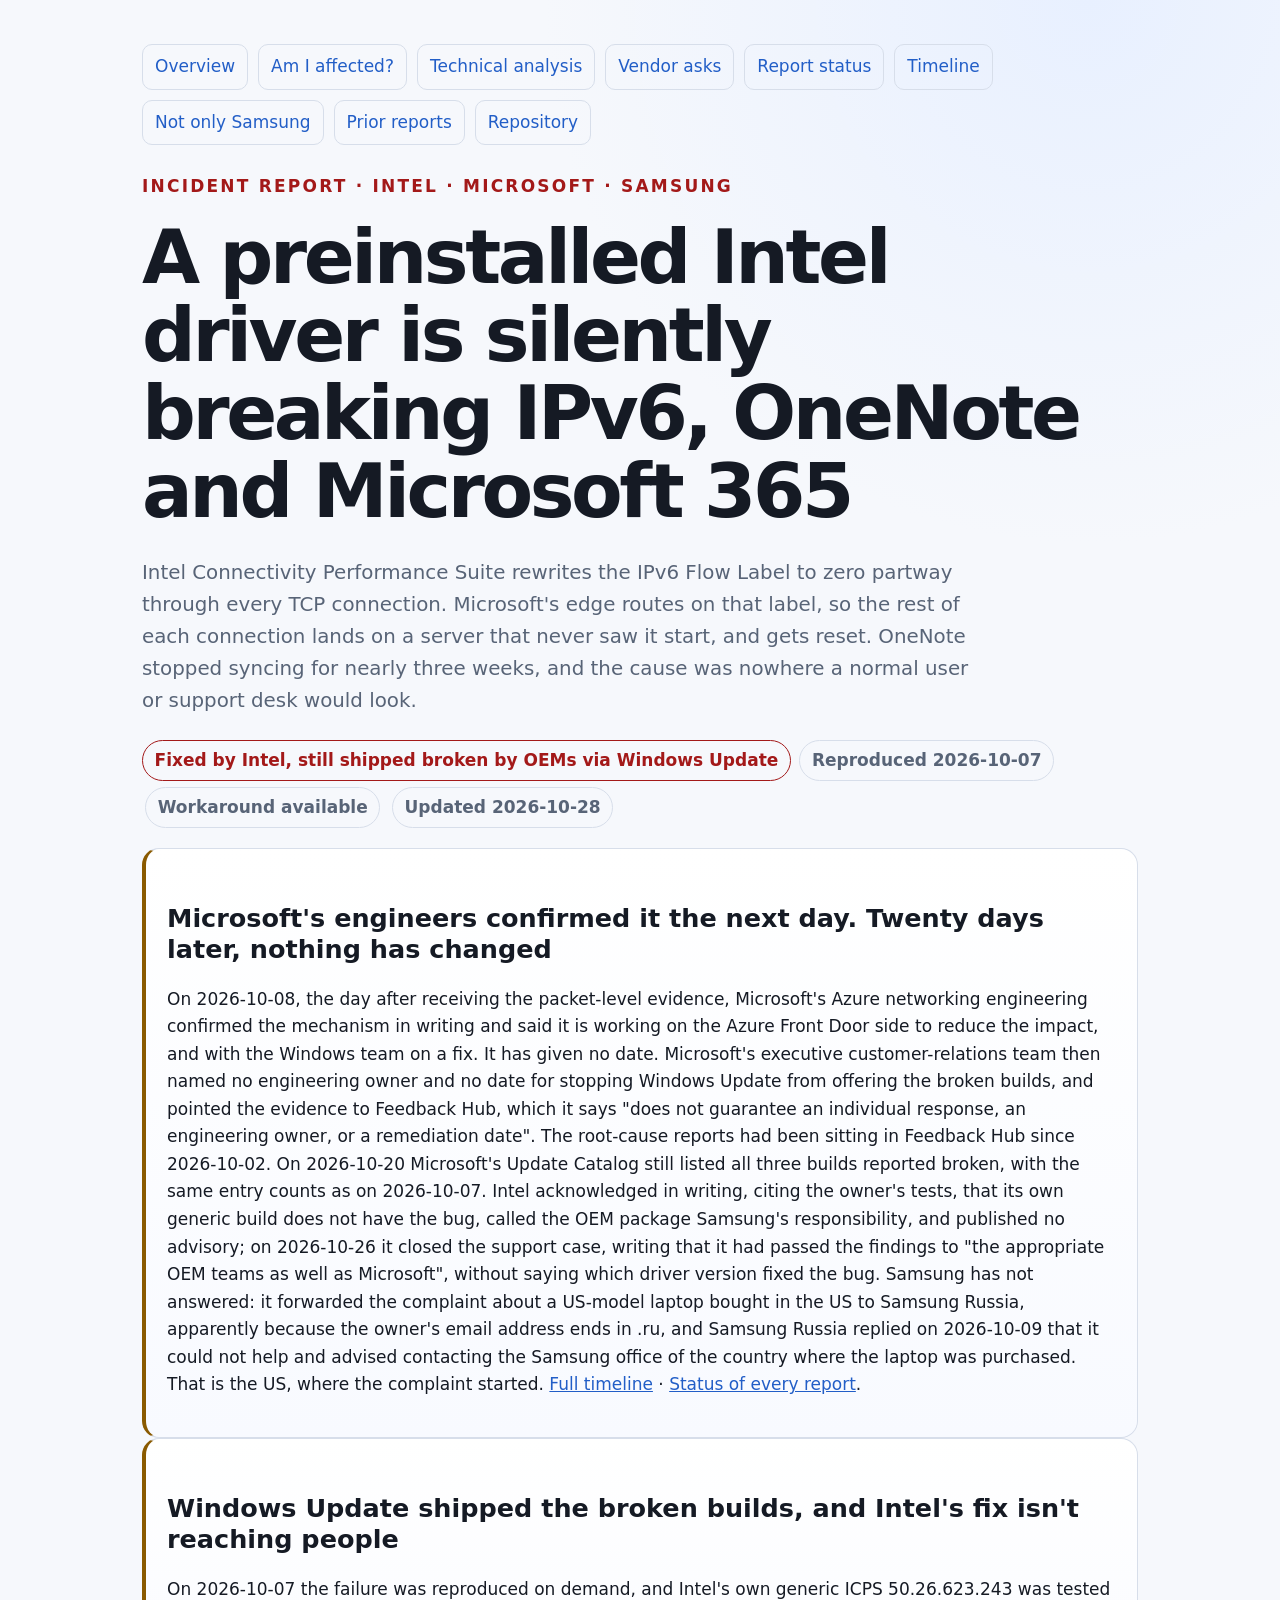
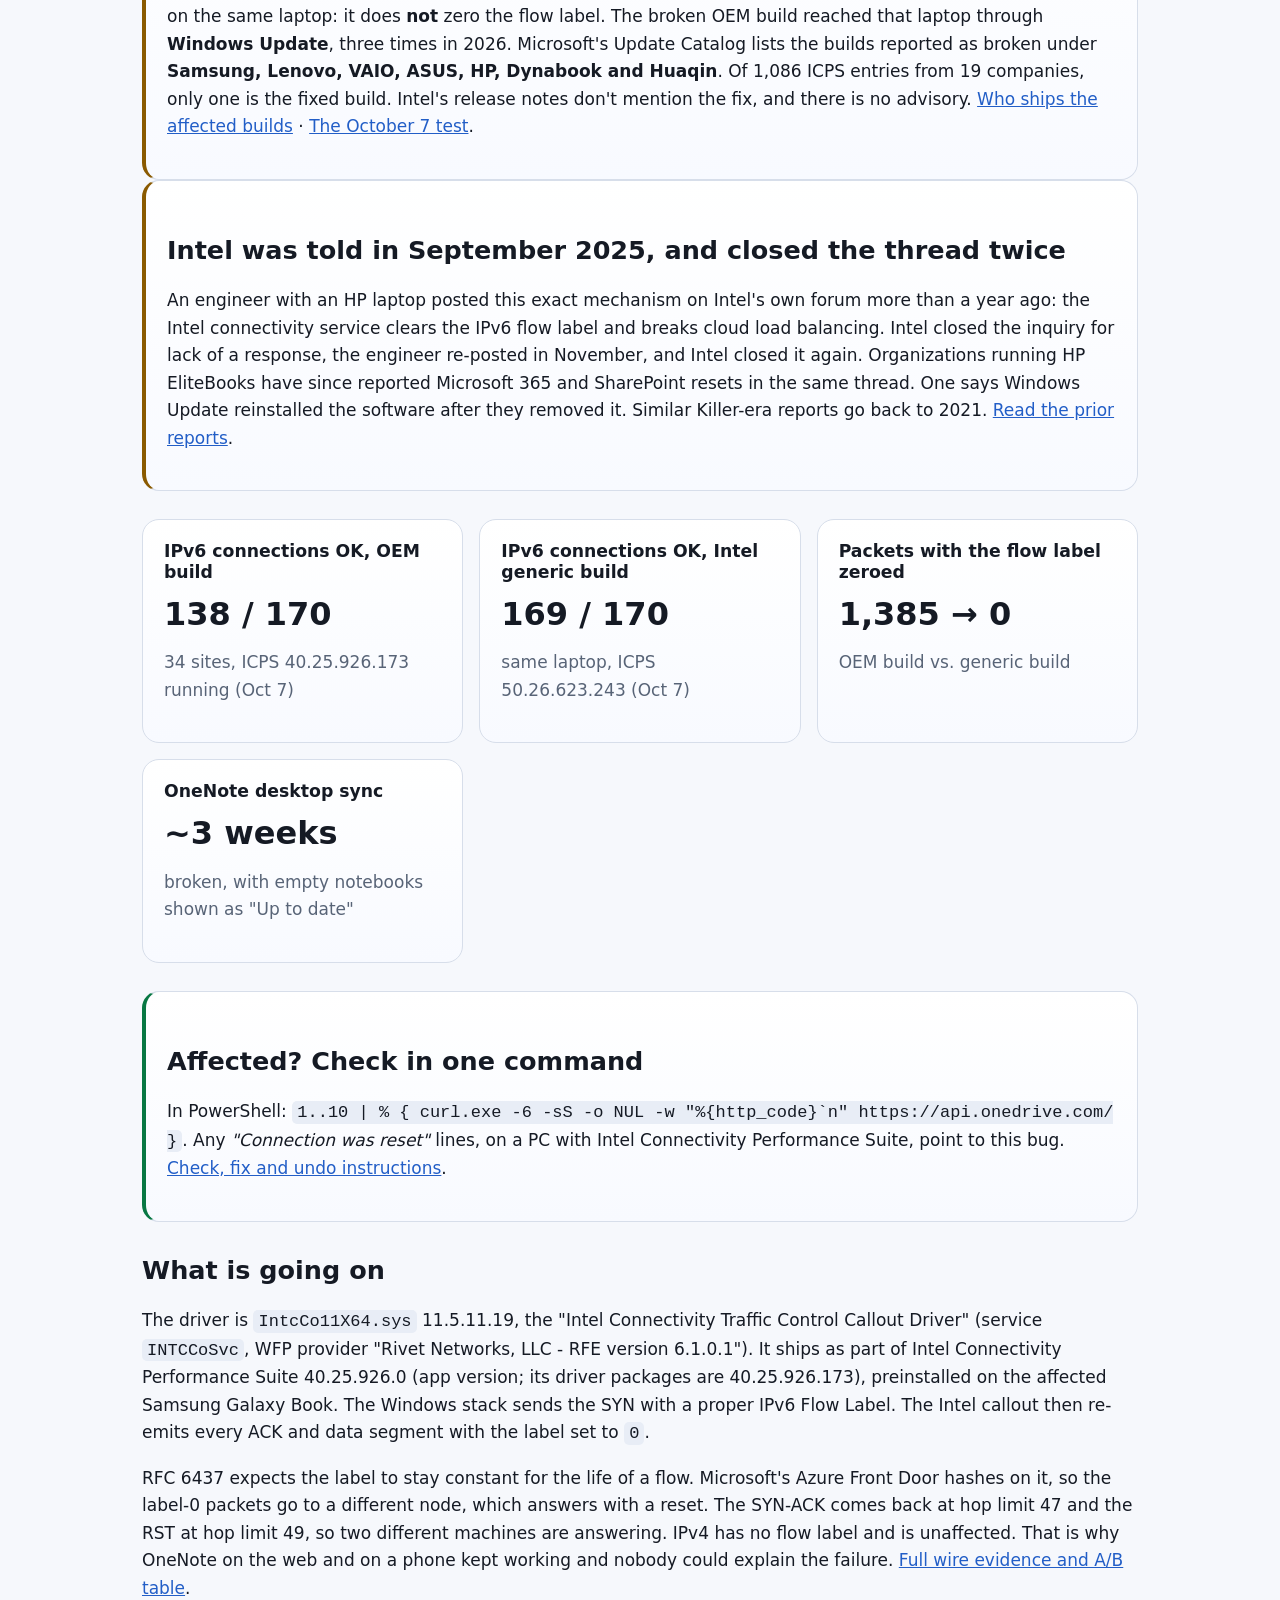
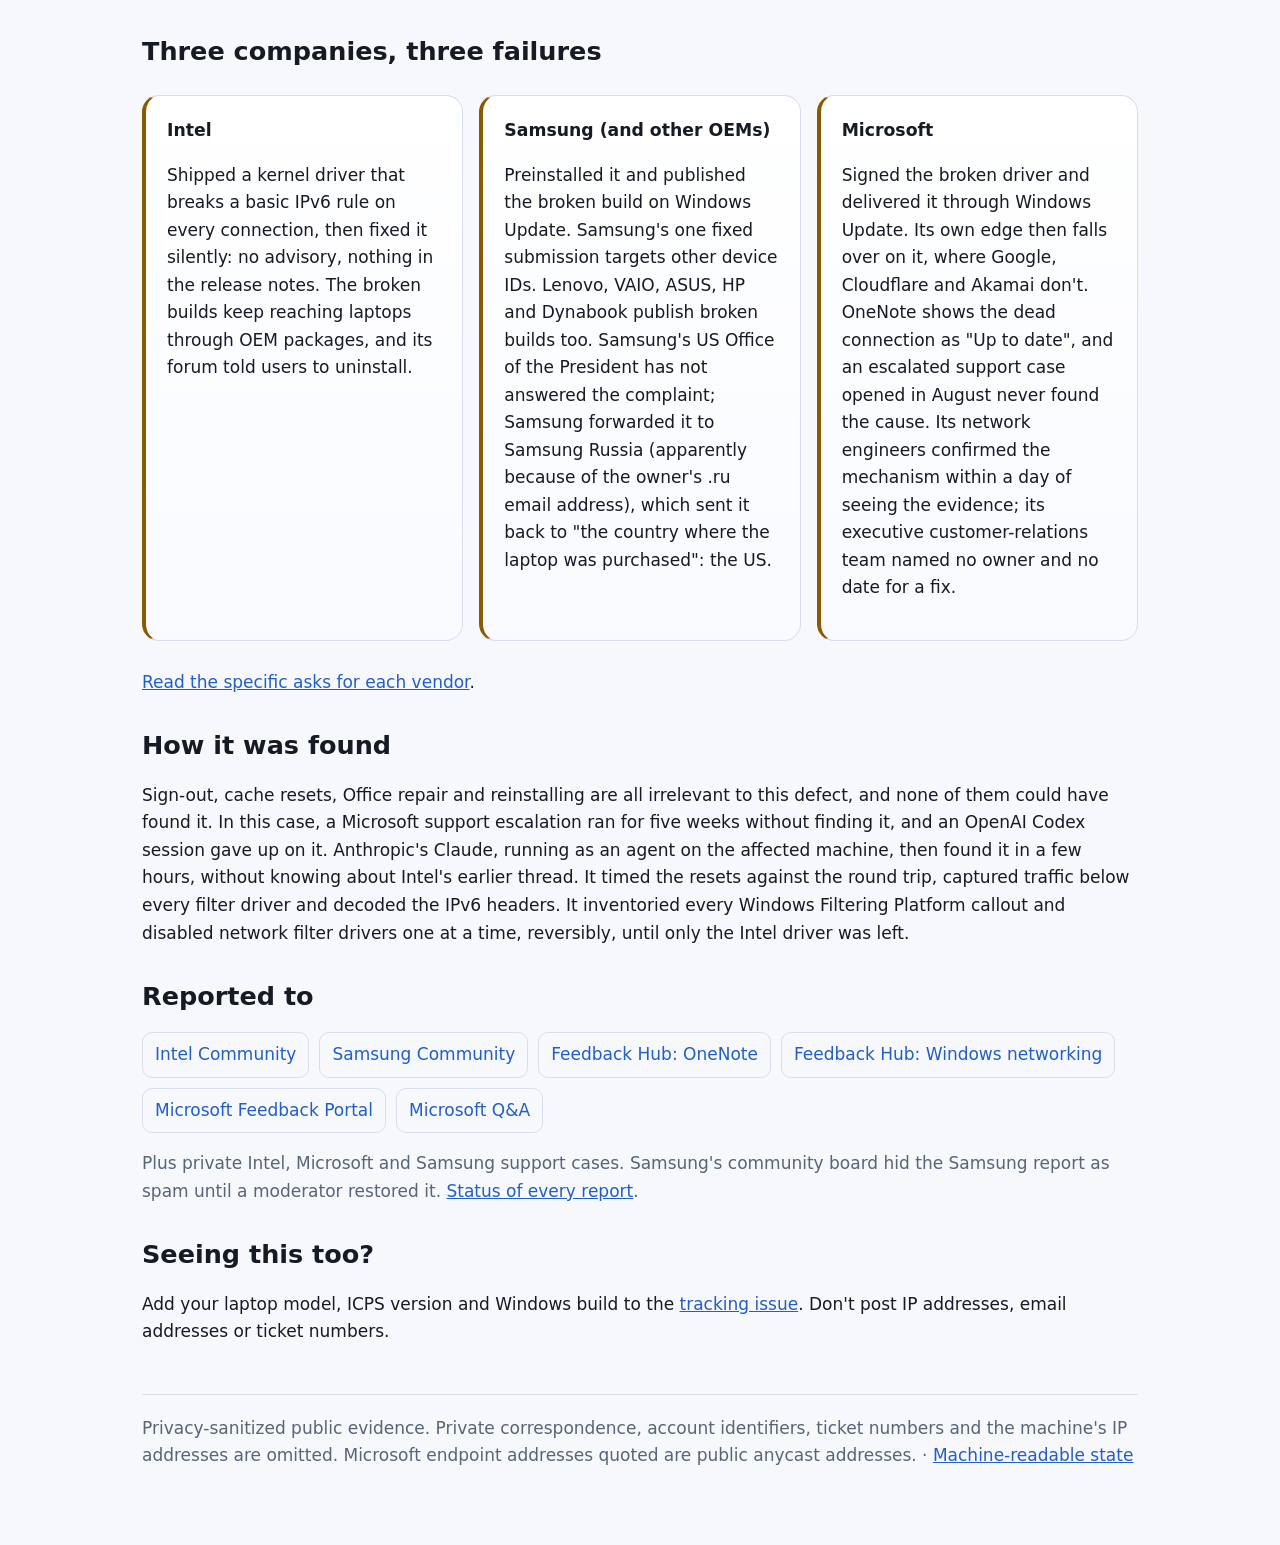
<file: index.html>
<!doctype html>
<html lang="en">
<head>
  <meta charset="utf-8">
  <meta name="viewport" content="width=device-width,initial-scale=1">
  <title>Intel ICPS breaks IPv6, OneNote and Microsoft 365</title>
  <meta name="description" content="Intel Connectivity Performance Suite, preinstalled on Intel laptops, zeroes the IPv6 Flow Label mid-connection. Microsoft's edge resets the connection. OneNote sync dies. Root cause, proof and workaround.">
  <meta name="robots" content="index, follow">
  <link rel="canonical" href="https://coolak.github.io/intel-icps-ipv6-flow-label-incident/">
  <meta property="og:type" content="article">
  <meta property="og:site_name" content="Intel ICPS IPv6 flow-label incident">
  <meta property="og:title" content="Preinstalled Intel driver silently breaks IPv6, OneNote and Microsoft 365">
  <meta property="og:description" content="Packet captures and an A/B test show Intel Connectivity Performance Suite zeroing the IPv6 Flow Label mid-connection. Microsoft's edge resets the connection.">
  <meta property="og:url" content="https://coolak.github.io/intel-icps-ipv6-flow-label-incident/">
  <meta name="twitter:card" content="summary">
  <meta name="twitter:title" content="Preinstalled Intel driver silently breaks IPv6, OneNote and Microsoft 365">
  <meta name="twitter:description" content="Root cause, wire evidence, vendor reports and a five-minute workaround.">
  <link rel="stylesheet" href="site.css">
  <script type="application/ld+json">{"@context":"https://schema.org","@type":"Report","name":"Intel Connectivity Performance Suite zeroes IPv6 Flow Label mid-connection","url":"https://coolak.github.io/intel-icps-ipv6-flow-label-incident/","dateCreated":"2026-10-02","dateModified":"2026-10-28","about":["Intel Connectivity Performance Suite","IPv6 flow label","OneNote","Azure Front Door","Samsung Galaxy Book"],"isAccessibleForFree":true}</script>
</head>
<body><main>
<nav class="nav">
  <a href="./">Overview</a>
  <a href="workaround.html">Am I affected?</a>
  <a href="technical-analysis.html">Technical analysis</a>
  <a href="owner-action.html">Vendor asks</a>
  <a href="vendor-reports.html">Report status</a>
  <a href="timeline.html">Timeline</a>
  <a href="affected-oems.html">Not only Samsung</a>
  <a href="prior-reports.html">Prior reports</a>
  <a href="https://github.com/COOLak/intel-icps-ipv6-flow-label-incident">Repository</a>
</nav>

<p class="kicker">Incident report · Intel · Microsoft · Samsung</p>
<h1>A preinstalled Intel driver is silently breaking IPv6, OneNote and Microsoft 365</h1>
<p class="lede">Intel Connectivity Performance Suite rewrites the IPv6 Flow Label to zero partway through every TCP connection. Microsoft's edge routes on that label, so the rest of each connection lands on a server that never saw it start, and gets reset. OneNote stopped syncing for nearly three weeks, and the cause was nowhere a normal user or support desk would look.</p>
<p><span class="status">Fixed by Intel, still shipped broken by OEMs via Windows Update</span> <span class="pill">Reproduced 2026-10-07</span> <span class="pill">Workaround available</span> <span class="pill">Updated 2026-10-28</span></p>

<section class="panel warning">
  <h2>Microsoft's engineers confirmed it the next day. Twenty days later, nothing has changed</h2>
  <p>On 2026-10-08, the day after receiving the packet-level evidence, Microsoft's Azure networking engineering confirmed the mechanism in writing and said it is working on the Azure Front Door side to reduce the impact, and with the Windows team on a fix. It has given no date. Microsoft's executive customer-relations team then named no engineering owner and no date for stopping Windows Update from offering the broken builds, and pointed the evidence to Feedback Hub, which it says "does not guarantee an individual response, an engineering owner, or a remediation date". The root-cause reports had been sitting in Feedback Hub since 2026-10-02. On 2026-10-20 Microsoft's Update Catalog still listed all three builds reported broken, with the same entry counts as on 2026-10-07. Intel acknowledged in writing, citing the owner's tests, that its own generic build does not have the bug, called the OEM package Samsung's responsibility, and published no advisory; on 2026-10-26 it closed the support case, writing that it had passed the findings to "the appropriate OEM teams as well as Microsoft", without saying which driver version fixed the bug. Samsung has not answered: it forwarded the complaint about a US-model laptop bought in the US to Samsung Russia, apparently because the owner's email address ends in .ru, and Samsung Russia replied on 2026-10-09 that it could not help and advised contacting the Samsung office of the country where the laptop was purchased. That is the US, where the complaint started. <a href="timeline.html">Full timeline</a> · <a href="vendor-reports.html">Status of every report</a>.</p>
</section>

<section class="panel warning">
  <h2>Windows Update shipped the broken builds, and Intel's fix isn't reaching people</h2>
  <p>On 2026-10-07 the failure was reproduced on demand, and Intel's own generic ICPS 50.26.623.243 was tested on the same laptop: it does <strong>not</strong> zero the flow label. The broken OEM build reached that laptop through <strong>Windows Update</strong>, three times in 2026. Microsoft's Update Catalog lists the builds reported as broken under <strong>Samsung, Lenovo, VAIO, ASUS, HP, Dynabook and Huaqin</strong>. Of 1,086 ICPS entries from 19 companies, only one is the fixed build. Intel's release notes don't mention the fix, and there is no advisory. <a href="affected-oems.html">Who ships the affected builds</a> · <a href="technical-analysis.html#october-7-reproduced-again-and-intels-generic-build-does-not-have-the-bug">The October 7 test</a>.</p>
</section>

<section class="panel warning">
  <h2>Intel was told in September 2025, and closed the thread twice</h2>
  <p>An engineer with an HP laptop posted this exact mechanism on Intel's own forum more than a year ago: the Intel connectivity service clears the IPv6 flow label and breaks cloud load balancing. Intel closed the inquiry for lack of a response, the engineer re-posted in November, and Intel closed it again. Organizations running HP EliteBooks have since reported Microsoft 365 and SharePoint resets in the same thread. One says Windows Update reinstalled the software after they removed it. Similar Killer-era reports go back to 2021. <a href="prior-reports.html">Read the prior reports</a>.</p>
</section>

<div class="grid">
  <div class="card"><h2>IPv6 connections OK, OEM build</h2><div class="metric">138 / 170</div><p class="muted">34 sites, ICPS 40.25.926.173 running (Oct 7)</p></div>
  <div class="card"><h2>IPv6 connections OK, Intel generic build</h2><div class="metric">169 / 170</div><p class="muted">same laptop, ICPS 50.26.623.243 (Oct 7)</p></div>
  <div class="card"><h2>Packets with the flow label zeroed</h2><div class="metric">1,385 → 0</div><p class="muted">OEM build vs. generic build</p></div>
  <div class="card"><h2>OneNote desktop sync</h2><div class="metric">~3 weeks</div><p class="muted">broken, with empty notebooks shown as "Up to date"</p></div>
</div>

<section class="panel proof">
  <h2>Affected? Check in one command</h2>
  <p>In PowerShell: <code>1..10 | % { curl.exe -6 -sS -o NUL -w "%{http_code}`n" https://api.onedrive.com/ }</code>. Any <em>"Connection was reset"</em> lines, on a PC with Intel Connectivity Performance Suite, point to this bug. <a href="workaround.html">Check, fix and undo instructions</a>.</p>
</section>

<h2>What is going on</h2>
<p>The driver is <code>IntcCo11X64.sys</code> 11.5.11.19, the "Intel Connectivity Traffic Control Callout Driver" (service <code>INTCCoSvc</code>, WFP provider "Rivet Networks, LLC - RFE version 6.1.0.1"). It ships as part of Intel Connectivity Performance Suite 40.25.926.0 (app version; its driver packages are 40.25.926.173), preinstalled on the affected Samsung Galaxy Book. The Windows stack sends the SYN with a proper IPv6 Flow Label. The Intel callout then re-emits every ACK and data segment with the label set to <code>0</code>.</p>
<p>RFC 6437 expects the label to stay constant for the life of a flow. Microsoft's Azure Front Door hashes on it, so the label-0 packets go to a different node, which answers with a reset. The SYN-ACK comes back at hop limit 47 and the RST at hop limit 49, so two different machines are answering. IPv4 has no flow label and is unaffected. That is why OneNote on the web and on a phone kept working and nobody could explain the failure. <a href="technical-analysis.html">Full wire evidence and A/B table</a>.</p>

<h2>Three companies, three failures</h2>
<div class="grid">
  <div class="card warning"><h3>Intel</h3><p>Shipped a kernel driver that breaks a basic IPv6 rule on every connection, then fixed it silently: no advisory, nothing in the release notes. The broken builds keep reaching laptops through OEM packages, and its forum told users to uninstall.</p></div>
  <div class="card warning"><h3>Samsung (and other OEMs)</h3><p>Preinstalled it and published the broken build on Windows Update. Samsung's one fixed submission targets other device IDs. Lenovo, VAIO, ASUS, HP and Dynabook publish broken builds too. Samsung's US Office of the President has not answered the complaint; Samsung forwarded it to Samsung Russia (apparently because of the owner's .ru email address), which sent it back to "the country where the laptop was purchased": the US.</p></div>
  <div class="card warning"><h3>Microsoft</h3><p>Signed the broken driver and delivered it through Windows Update. Its own edge then falls over on it, where Google, Cloudflare and Akamai don't. OneNote shows the dead connection as "Up to date", and an escalated support case opened in August never found the cause. Its network engineers confirmed the mechanism within a day of seeing the evidence; its executive customer-relations team named no owner and no date for a fix.</p></div>
</div>
<p><a href="owner-action.html">Read the specific asks for each vendor</a>.</p>

<h2>How it was found</h2>
<p>Sign-out, cache resets, Office repair and reinstalling are all irrelevant to this defect, and none of them could have found it. In this case, a Microsoft support escalation ran for five weeks without finding it, and an OpenAI Codex session gave up on it. Anthropic's Claude, running as an agent on the affected machine, then found it in a few hours, without knowing about Intel's earlier thread. It timed the resets against the round trip, captured traffic below every filter driver and decoded the IPv6 headers. It inventoried every Windows Filtering Platform callout and disabled network filter drivers one at a time, reversibly, until only the Intel driver was left.</p>

<h2>Reported to</h2>
<div class="links">
  <a href="https://community.intel.com/t5/Wireless/Intel-ICPS-driver-zeroes-IPv6-Flow-Label-mid-connection-breaking/m-p/1760647">Intel Community</a>
  <a href="https://us.community.samsung.com/t5/Computers/Galaxy-Book-ships-Intel-software-that-breaks-IPv6-networking-and/m-p/3679834">Samsung Community</a>
  <a href="https://aka.ms/AA13q37q">Feedback Hub: OneNote</a>
  <a href="https://aka.ms/AA13q37r">Feedback Hub: Windows networking</a>
  <a href="https://feedbackportal.microsoft.com/feedback/idea/dd326ebc-9da1-f111-85ce-7c1e529382f4">Microsoft Feedback Portal</a>
  <a href="https://learn.microsoft.com/en-us/answers/questions/5682454/onenote-sync-says-up-to-date-on-old-pc-but-noteboo">Microsoft Q&amp;A</a>
</div>
<p class="muted">Plus private Intel, Microsoft and Samsung support cases. Samsung's community board hid the Samsung report as spam until a moderator restored it. <a href="vendor-reports.html">Status of every report</a>.</p>

<h2>Seeing this too?</h2>
<p>Add your laptop model, ICPS version and Windows build to the <a href="https://github.com/COOLak/intel-icps-ipv6-flow-label-incident/issues/1">tracking issue</a>. Don't post IP addresses, email addresses or ticket numbers.</p>

<footer>Privacy-sanitized public evidence. Private correspondence, account identifiers, ticket numbers and the machine's IP addresses are omitted. Microsoft endpoint addresses quoted are public anycast addresses. · <a href="incident-state.json">Machine-readable state</a></footer>
</main></body>
</html>
</file>
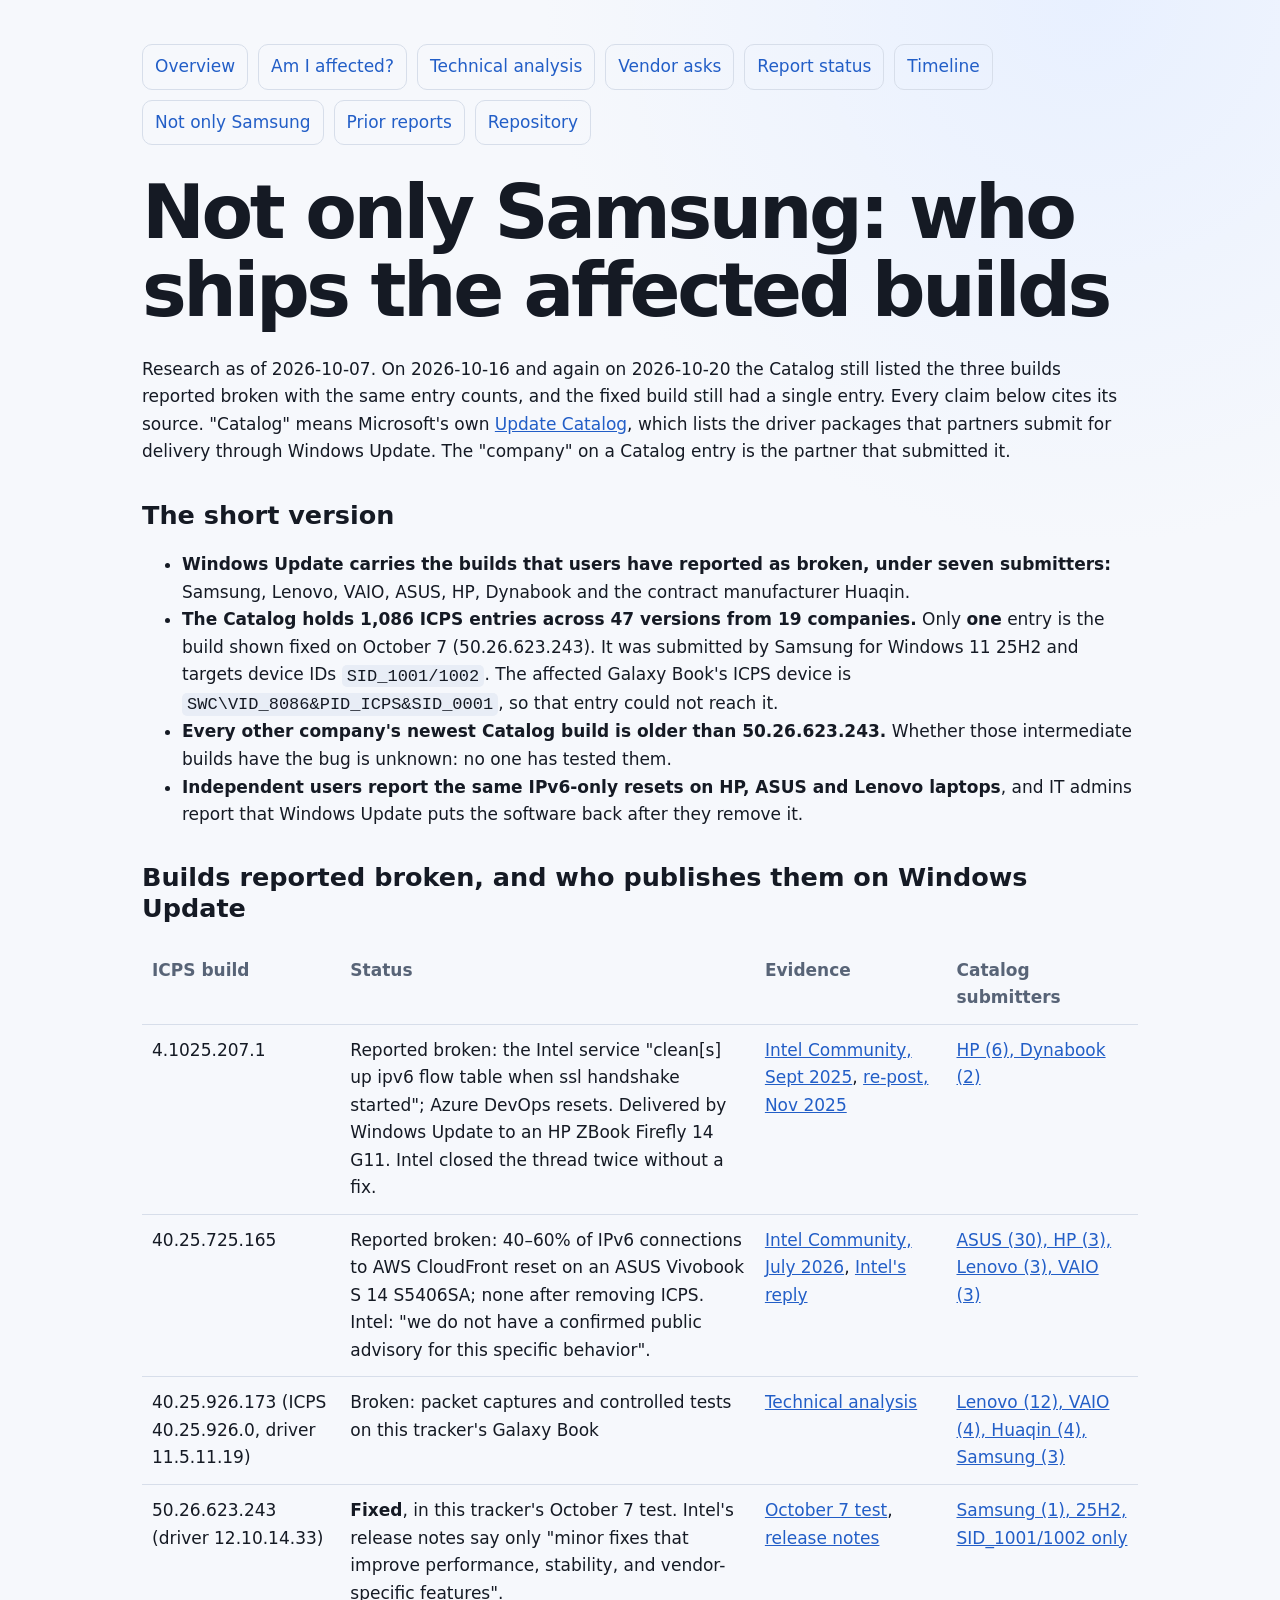
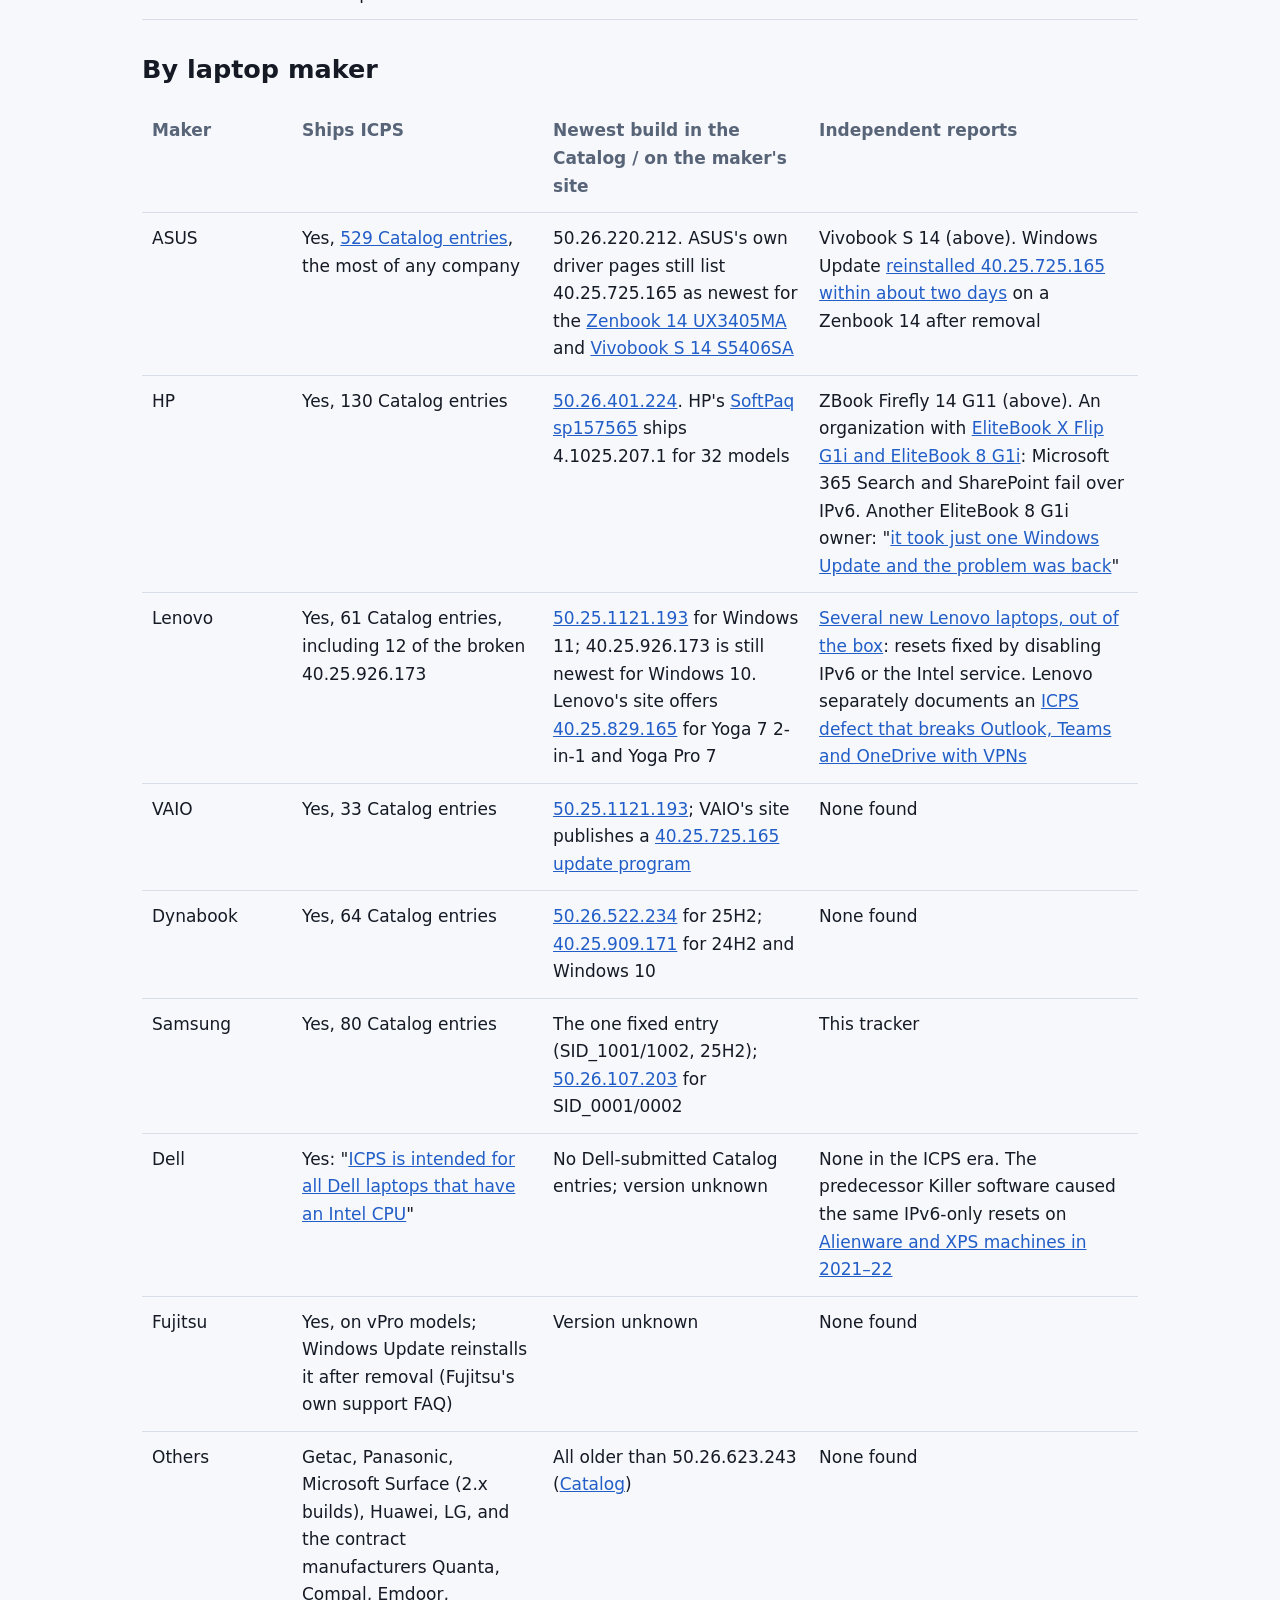
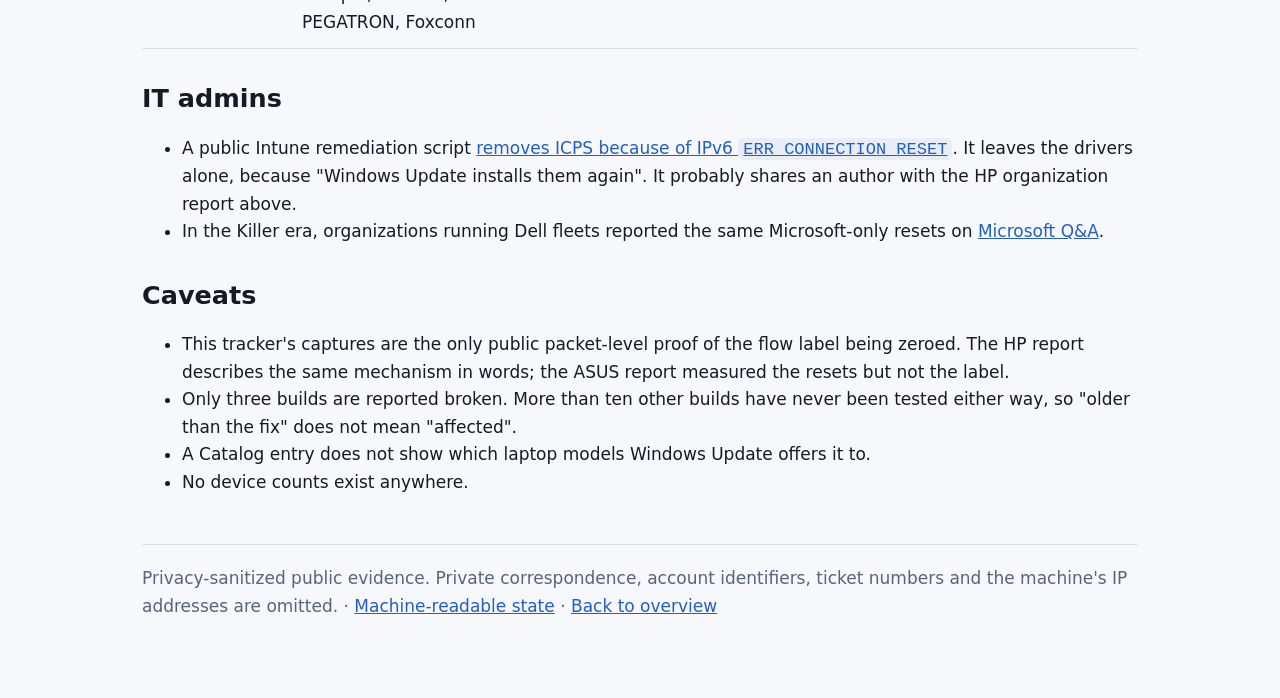
<file: affected-oems.html>
<!doctype html>
<html lang="en">
<head>
  <meta charset="utf-8">
  <meta name="viewport" content="width=device-width,initial-scale=1">
  <title>Not only Samsung: who ships the affected Intel ICPS builds · Intel ICPS IPv6 flow-label incident</title>
  <meta name="description" content="Microsoft's Update Catalog lists the Intel ICPS builds reported as breaking IPv6 under Samsung, Lenovo, VAIO, ASUS, HP, Dynabook and Huaqin. Only one of 1,086 entries is the fixed build.">
  <meta name="robots" content="index, follow">
  <link rel="canonical" href="https://coolak.github.io/intel-icps-ipv6-flow-label-incident/affected-oems.html">
  <meta property="og:type" content="article">
  <meta property="og:site_name" content="Intel ICPS IPv6 flow-label incident">
  <meta property="og:title" content="Not only Samsung: who ships the affected Intel ICPS builds">
  <meta property="og:description" content="Microsoft's Update Catalog lists the Intel ICPS builds reported as breaking IPv6 under Samsung, Lenovo, VAIO, ASUS, HP, Dynabook and Huaqin. Only one of 1,086 entries is the fixed build.">
  <meta property="og:url" content="https://coolak.github.io/intel-icps-ipv6-flow-label-incident/affected-oems.html">
  <link rel="stylesheet" href="site.css">
</head>
<body><main>
<nav class="nav">
  <a href="./">Overview</a>
  <a href="workaround.html">Am I affected?</a>
  <a href="technical-analysis.html">Technical analysis</a>
  <a href="owner-action.html">Vendor asks</a>
  <a href="vendor-reports.html">Report status</a>
  <a href="timeline.html">Timeline</a>
  <a href="affected-oems.html">Not only Samsung</a>
  <a href="prior-reports.html">Prior reports</a>
  <a href="https://github.com/COOLak/intel-icps-ipv6-flow-label-incident">Repository</a>
</nav>
<div class="markdown-heading"><h1 class="heading-element">Not only Samsung: who ships the affected builds</h1><a id="user-content-not-only-samsung-who-ships-the-affected-builds" class="anchor" aria-label="Permalink: Not only Samsung: who ships the affected builds" href="#not-only-samsung-who-ships-the-affected-builds"><span aria-hidden="true" class="octicon octicon-link"></span></a></div>
<p>Research as of 2026-10-07. On 2026-10-16 and again on 2026-10-20 the Catalog still listed the three builds reported broken with the same entry counts, and the fixed build still had a single entry. Every claim below cites its source. "Catalog" means Microsoft's own <a href="https://www.catalog.update.microsoft.com/Search.aspx?q=pid_icps" rel="nofollow">Update Catalog</a>, which lists the driver packages that partners submit for delivery through Windows Update. The "company" on a Catalog entry is the partner that submitted it.</p>
<div class="markdown-heading"><h2 class="heading-element">The short version</h2><a id="user-content-the-short-version" class="anchor" aria-label="Permalink: The short version" href="#the-short-version"><span aria-hidden="true" class="octicon octicon-link"></span></a></div>
<ul>
<li>
<strong>Windows Update carries the builds that users have reported as broken, under seven submitters:</strong> Samsung, Lenovo, VAIO, ASUS, HP, Dynabook and the contract manufacturer Huaqin.</li>
<li>
<strong>The Catalog holds 1,086 ICPS entries across 47 versions from 19 companies.</strong> Only <strong>one</strong> entry is the build shown fixed on October 7 (50.26.623.243). It was submitted by Samsung for Windows 11 25H2 and targets device IDs <code>SID_1001/1002</code>. The affected Galaxy Book's ICPS device is <code>SWC\VID_8086&amp;PID_ICPS&amp;SID_0001</code>, so that entry could not reach it.</li>
<li>
<strong>Every other company's newest Catalog build is older than 50.26.623.243.</strong> Whether those intermediate builds have the bug is unknown: no one has tested them.</li>
<li>
<strong>Independent users report the same IPv6-only resets on HP, ASUS and Lenovo laptops</strong>, and IT admins report that Windows Update puts the software back after they remove it.</li>
</ul>
<div class="markdown-heading"><h2 class="heading-element">Builds reported broken, and who publishes them on Windows Update</h2><a id="user-content-builds-reported-broken-and-who-publishes-them-on-windows-update" class="anchor" aria-label="Permalink: Builds reported broken, and who publishes them on Windows Update" href="#builds-reported-broken-and-who-publishes-them-on-windows-update"><span aria-hidden="true" class="octicon octicon-link"></span></a></div>
<table>
<thead>
<tr>
<th>ICPS build</th>
<th>Status</th>
<th>Evidence</th>
<th>Catalog submitters</th>
</tr>
</thead>
<tbody>
<tr>
<td>4.1025.207.1</td>
<td>Reported broken: the Intel service "clean[s] up ipv6 flow table when ssl handshake started"; Azure DevOps resets. Delivered by Windows Update to an HP ZBook Firefly 14 G11. Intel closed the thread twice without a fix.</td>
<td>
<a href="https://community.intel.com/t5/Ethernet-Products/Intel-Connectivity-Network-Service-is-causing-the-ipv6-flowtable/td-p/1716740" rel="nofollow">Intel Community, Sept 2025</a>, <a href="https://community.intel.com/t5/Wireless/Intel-Connectivity-Network-Service-is-causing-the-ipv6-flowtable/td-p/1724647" rel="nofollow">re-post, Nov 2025</a>
</td>
<td><a href="https://www.catalog.update.microsoft.com/Search.aspx?q=4.1025.207.1" rel="nofollow">HP (6), Dynabook (2)</a></td>
</tr>
<tr>
<td>40.25.725.165</td>
<td>Reported broken: 40–60% of IPv6 connections to AWS CloudFront reset on an ASUS Vivobook S 14 S5406SA; none after removing ICPS. Intel: "we do not have a confirmed public advisory for this specific behavior".</td>
<td>
<a href="https://community.intel.com/t5/Wireless/Intel-Connectivity-Performance-Suite-causes-intermittent-IPv6/td-p/1754394" rel="nofollow">Intel Community, July 2026</a>, <a href="https://community.intel.com/t5/Wireless/Intel-Connectivity-Performance-Suite-causes-intermittent-IPv6/m-p/1754422" rel="nofollow">Intel's reply</a>
</td>
<td><a href="https://www.catalog.update.microsoft.com/Search.aspx?q=40.25.725.165" rel="nofollow">ASUS (30), HP (3), Lenovo (3), VAIO (3)</a></td>
</tr>
<tr>
<td>40.25.926.173 (ICPS 40.25.926.0, driver 11.5.11.19)</td>
<td>Broken: packet captures and controlled tests on this tracker's Galaxy Book</td>
<td><a href="technical-analysis.html">Technical analysis</a></td>
<td><a href="https://www.catalog.update.microsoft.com/Search.aspx?q=40.25.926.173" rel="nofollow">Lenovo (12), VAIO (4), Huaqin (4), Samsung (3)</a></td>
</tr>
<tr>
<td>50.26.623.243 (driver 12.10.14.33)</td>
<td>
<strong>Fixed</strong>, in this tracker's October 7 test. Intel's release notes say only "minor fixes that improve performance, stability, and vendor-specific features".</td>
<td>
<a href="technical-analysis.html#october-7-reproduced-again-and-intels-generic-build-does-not-have-the-bug">October 7 test</a>, <a href="https://downloadmirror.intel.com/927067/ReleaseNotes_IntelConnectivityPerformanceSuite_50.26.623.243.pdf" rel="nofollow">release notes</a>
</td>
<td><a href="https://www.catalog.update.microsoft.com/ScopedViewInline.aspx?updateid=e79f0755-ec7f-4cb6-b6e4-ed8fad7096a5" rel="nofollow">Samsung (1), 25H2, SID_1001/1002 only</a></td>
</tr>
</tbody>
</table>
<div class="markdown-heading"><h2 class="heading-element">By laptop maker</h2><a id="user-content-by-laptop-maker" class="anchor" aria-label="Permalink: By laptop maker" href="#by-laptop-maker"><span aria-hidden="true" class="octicon octicon-link"></span></a></div>
<table>
<thead>
<tr>
<th>Maker</th>
<th>Ships ICPS</th>
<th>Newest build in the Catalog / on the maker's site</th>
<th>Independent reports</th>
</tr>
</thead>
<tbody>
<tr>
<td>ASUS</td>
<td>Yes, <a href="https://www.catalog.update.microsoft.com/Search.aspx?q=Connectivity%20Performance%20Suite%20ASUSTeK" rel="nofollow">529 Catalog entries</a>, the most of any company</td>
<td>50.26.220.212. ASUS's own driver pages still list 40.25.725.165 as newest for the <a href="https://www.asus.com/support/api/product.asmx/GetPDDrivers?cpu=&amp;osid=52&amp;website=global&amp;pdhashedid=&amp;model=UX3405MA" rel="nofollow">Zenbook 14 UX3405MA</a> and <a href="https://www.asus.com/support/api/product.asmx/GetPDDrivers?cpu=&amp;osid=52&amp;website=global&amp;pdhashedid=&amp;model=S5406SA" rel="nofollow">Vivobook S 14 S5406SA</a>
</td>
<td>Vivobook S 14 (above). Windows Update <a href="https://github.com/safing/portmaster/issues/2120">reinstalled 40.25.725.165 within about two days</a> on a Zenbook 14 after removal</td>
</tr>
<tr>
<td>HP</td>
<td>Yes, 130 Catalog entries</td>
<td>
<a href="https://www.catalog.update.microsoft.com/ScopedViewInline.aspx?updateid=4e072327-653d-4c9f-b390-00d6d9468bf6" rel="nofollow">50.26.401.224</a>. HP's <a href="https://ftp.hp.com/pub/softpaq/sp157501-158000/sp157565.html" rel="nofollow">SoftPaq sp157565</a> ships 4.1025.207.1 for 32 models</td>
<td>ZBook Firefly 14 G11 (above). An organization with <a href="https://community.intel.com/t5/Wireless/Intel-Connectivity-Network-Service-is-causing-the-ipv6-flowtable/m-p/1750798" rel="nofollow">EliteBook X Flip G1i and EliteBook 8 G1i</a>: Microsoft 365 Search and SharePoint fail over IPv6. Another EliteBook 8 G1i owner: "<a href="https://community.intel.com/t5/Wireless/Intel-Connectivity-Network-Service-is-causing-the-ipv6-flowtable/m-p/1750920" rel="nofollow">it took just one Windows Update and the problem was back</a>"</td>
</tr>
<tr>
<td>Lenovo</td>
<td>Yes, 61 Catalog entries, including 12 of the broken 40.25.926.173</td>
<td>
<a href="https://www.catalog.update.microsoft.com/ScopedViewInline.aspx?updateid=00bb4184-a33a-44da-b696-f741f187f086" rel="nofollow">50.25.1121.193</a> for Windows 11; 40.25.926.173 is still newest for Windows 10. Lenovo's site offers <a href="https://pcsupport.lenovo.com/us/en/downloads/ds570299" rel="nofollow">40.25.829.165</a> for Yoga 7 2-in-1 and Yoga Pro 7</td>
<td>
<a href="https://community.brave.app/t/err-connection-reset-errors-on-new-win-11-laptops/637663" rel="nofollow">Several new Lenovo laptops, out of the box</a>: resets fixed by disabling IPv6 or the Intel service. Lenovo separately documents an <a href="https://pcsupport.lenovo.com/us/en/solutions/ht515468" rel="nofollow">ICPS defect that breaks Outlook, Teams and OneDrive with VPNs</a>
</td>
</tr>
<tr>
<td>VAIO</td>
<td>Yes, 33 Catalog entries</td>
<td>
<a href="https://www.catalog.update.microsoft.com/ScopedViewInline.aspx?updateid=11b4b528-c9e5-42b1-9010-8af0b5a20612" rel="nofollow">50.25.1121.193</a>; VAIO's site publishes a <a href="https://support.us.vaio.com/knowledge-base/intel-connectivity-performance-suite-ver-40-25-725-165-update-program/" rel="nofollow">40.25.725.165 update program</a>
</td>
<td>None found</td>
</tr>
<tr>
<td>Dynabook</td>
<td>Yes, 64 Catalog entries</td>
<td>
<a href="https://www.catalog.update.microsoft.com/ScopedViewInline.aspx?updateid=03ec1b1c-377c-4cd4-ba85-b1ff0c58dce5" rel="nofollow">50.26.522.234</a> for 25H2; <a href="https://www.catalog.update.microsoft.com/Search.aspx?q=40.25.909.171" rel="nofollow">40.25.909.171</a> for 24H2 and Windows 10</td>
<td>None found</td>
</tr>
<tr>
<td>Samsung</td>
<td>Yes, 80 Catalog entries</td>
<td>The one fixed entry (SID_1001/1002, 25H2); <a href="https://www.catalog.update.microsoft.com/ScopedViewInline.aspx?updateid=369bcb5f-50b7-4901-bd34-8488d9cb459c" rel="nofollow">50.26.107.203</a> for SID_0001/0002</td>
<td>This tracker</td>
</tr>
<tr>
<td>Dell</td>
<td>Yes: "<a href="https://www.dell.com/support/kbdoc/en-us/000275594/how-to-get-support-for-icps-and-icm-on-a-dell-computer" rel="nofollow">ICPS is intended for all Dell laptops that have an Intel CPU</a>"</td>
<td>No Dell-submitted Catalog entries; version unknown</td>
<td>None in the ICPS era. The predecessor Killer software caused the same IPv6-only resets on <a href="https://community.intel.com/t5/Wireless/Killer-Network-Service-preventing-connection-to-some-websites/td-p/1366144" rel="nofollow">Alienware and XPS machines in 2021–22</a>
</td>
</tr>
<tr>
<td>Fujitsu</td>
<td>Yes, on vPro models; Windows Update reinstalls it after removal (Fujitsu's own support FAQ)</td>
<td>Version unknown</td>
<td>None found</td>
</tr>
<tr>
<td>Others</td>
<td>Getac, Panasonic, Microsoft Surface (2.x builds), Huawei, LG, and the contract manufacturers Quanta, Compal, Emdoor, PEGATRON, Foxconn</td>
<td>All older than 50.26.623.243 (<a href="https://www.catalog.update.microsoft.com/Search.aspx?q=pid_icps" rel="nofollow">Catalog</a>)</td>
<td>None found</td>
</tr>
</tbody>
</table>
<div class="markdown-heading"><h2 class="heading-element">IT admins</h2><a id="user-content-it-admins" class="anchor" aria-label="Permalink: IT admins" href="#it-admins"><span aria-hidden="true" class="octicon octicon-link"></span></a></div>
<ul>
<li>A public Intune remediation script <a href="https://github.com/realmjoin/realmjoin-remediation/tree/main/intel/remove-intel-connectivity-performance-suite">removes ICPS because of IPv6 <code>ERR_CONNECTION_RESET</code></a>. It leaves the drivers alone, because "Windows Update installs them again". It probably shares an author with the HP organization report above.</li>
<li>In the Killer era, organizations running Dell fleets reported the same Microsoft-only resets on <a href="https://learn.microsoft.com/en-us/answers/questions/4340112/random-connection-reset-error" rel="nofollow">Microsoft Q&amp;A</a>.</li>
</ul>
<div class="markdown-heading"><h2 class="heading-element">Caveats</h2><a id="user-content-caveats" class="anchor" aria-label="Permalink: Caveats" href="#caveats"><span aria-hidden="true" class="octicon octicon-link"></span></a></div>
<ul>
<li>This tracker's captures are the only public packet-level proof of the flow label being zeroed. The HP report describes the same mechanism in words; the ASUS report measured the resets but not the label.</li>
<li>Only three builds are reported broken. More than ten other builds have never been tested either way, so "older than the fix" does not mean "affected".</li>
<li>A Catalog entry does not show which laptop models Windows Update offers it to.</li>
<li>No device counts exist anywhere.</li>
</ul>
<footer>Privacy-sanitized public evidence. Private correspondence, account identifiers, ticket numbers and the machine's IP addresses are omitted. · <a href="incident-state.json">Machine-readable state</a> · <a href="./">Back to overview</a></footer>
</main></body>
</html>
</file>
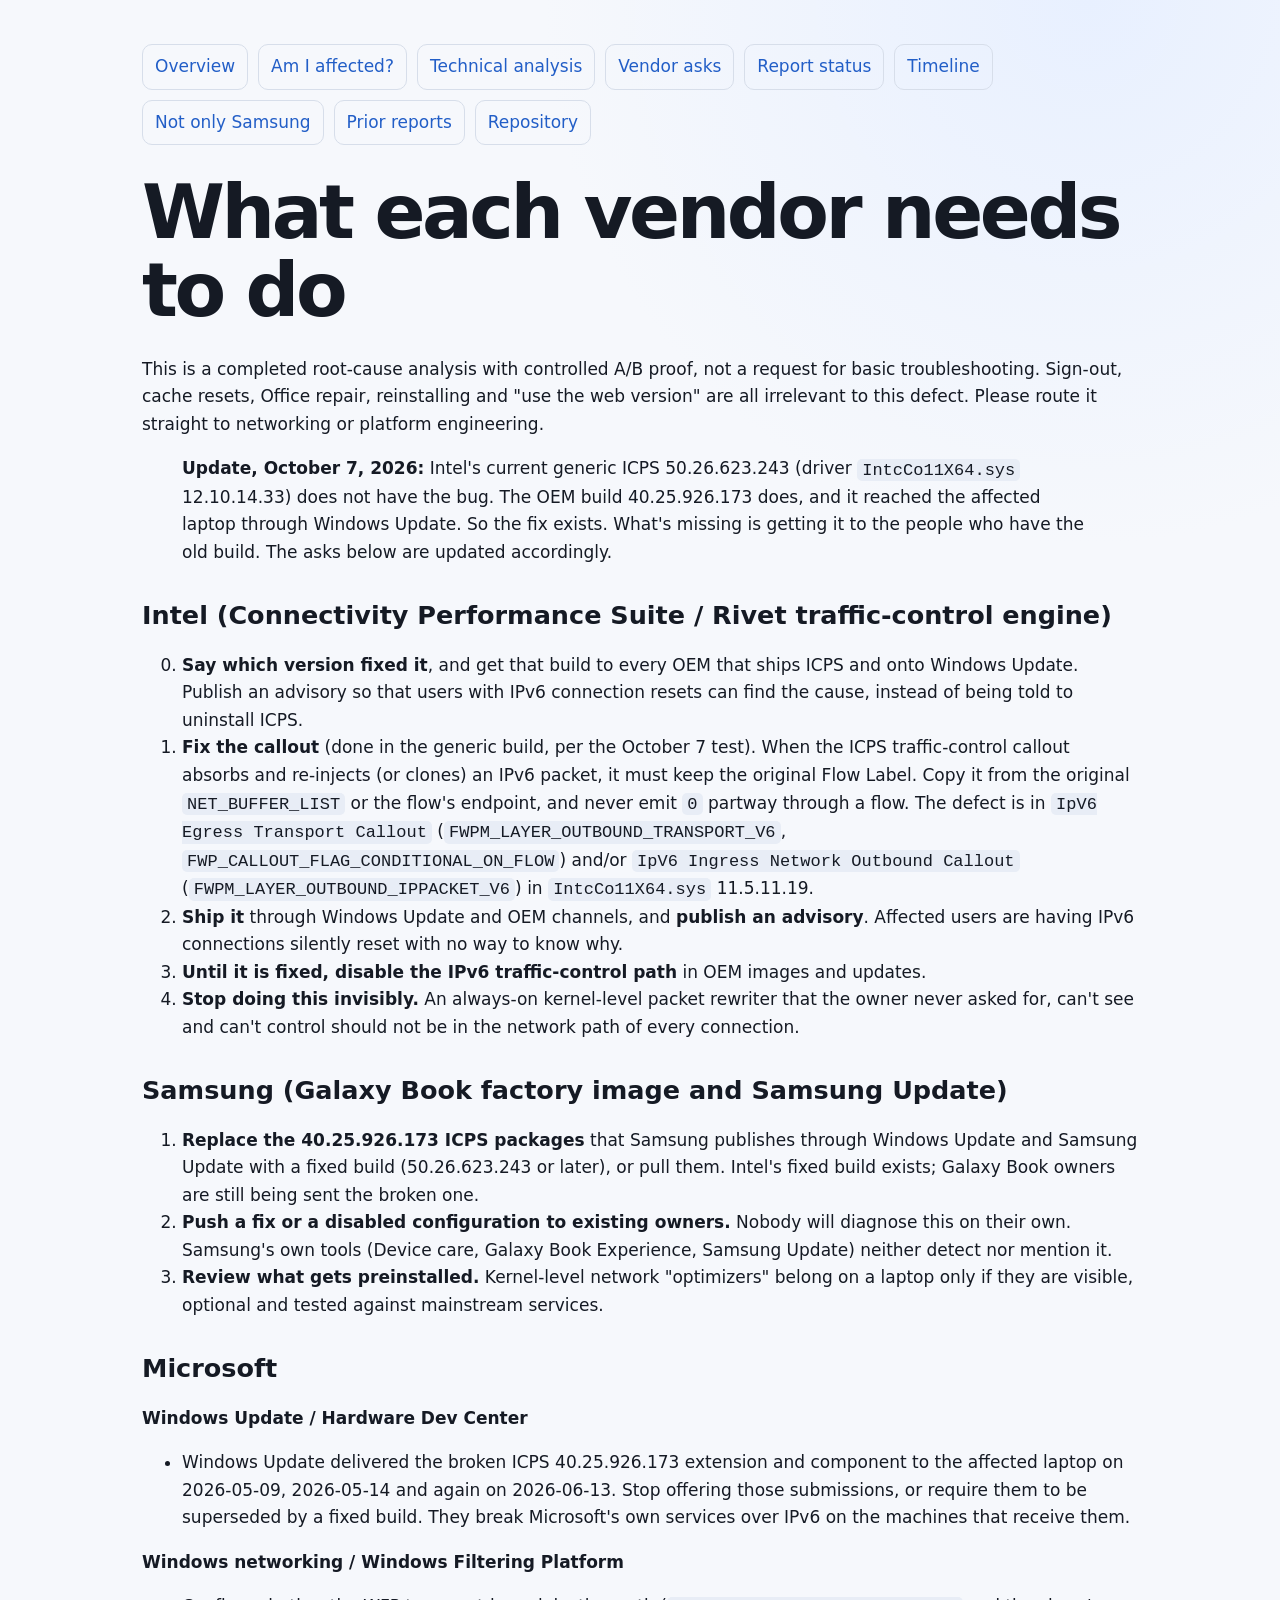
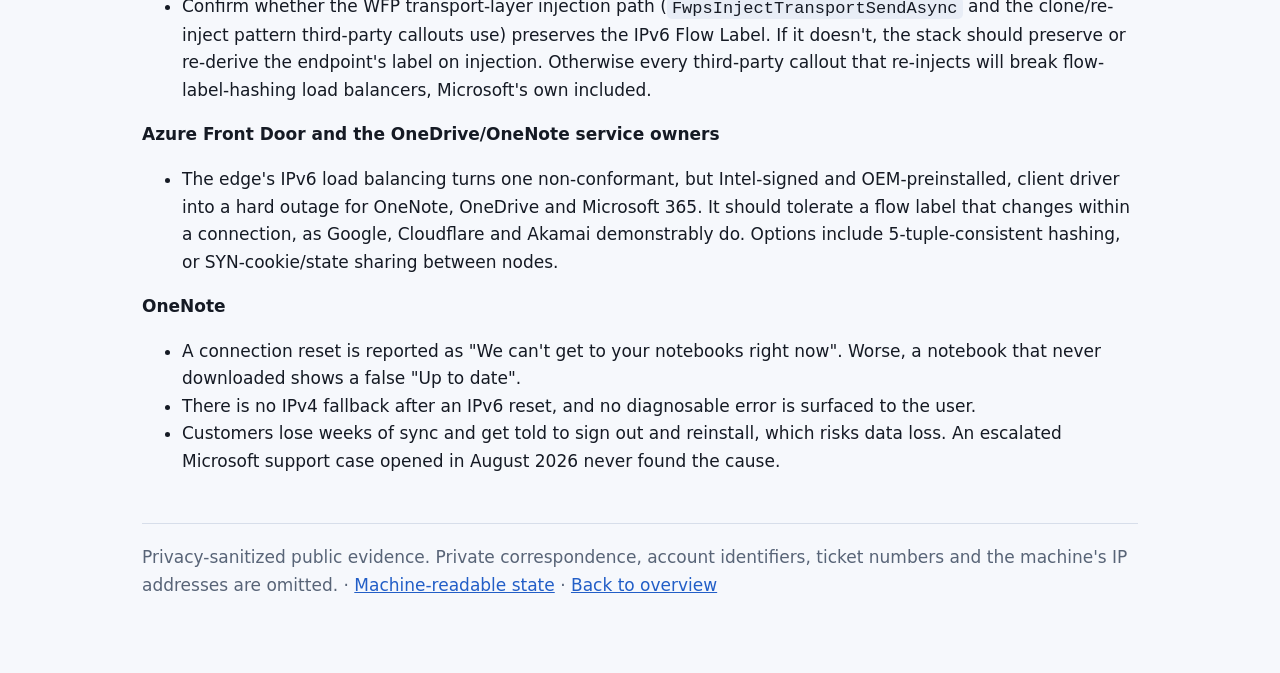
<file: owner-action.html>
<!doctype html>
<html lang="en">
<head>
  <meta charset="utf-8">
  <meta name="viewport" content="width=device-width,initial-scale=1">
  <title>What each vendor needs to do · Intel ICPS IPv6 flow-label incident</title>
  <meta name="description" content="Specific asks for Intel, Samsung and Microsoft to fix the IPv6 flow-label defect.">
  <meta name="robots" content="index, follow">
  <link rel="canonical" href="https://coolak.github.io/intel-icps-ipv6-flow-label-incident/owner-action.html">
  <meta property="og:type" content="article">
  <meta property="og:site_name" content="Intel ICPS IPv6 flow-label incident">
  <meta property="og:title" content="What each vendor needs to do">
  <meta property="og:description" content="Specific asks for Intel, Samsung and Microsoft to fix the IPv6 flow-label defect.">
  <meta property="og:url" content="https://coolak.github.io/intel-icps-ipv6-flow-label-incident/owner-action.html">
  <link rel="stylesheet" href="site.css">
</head>
<body><main>
<nav class="nav">
  <a href="./">Overview</a>
  <a href="workaround.html">Am I affected?</a>
  <a href="technical-analysis.html">Technical analysis</a>
  <a href="owner-action.html">Vendor asks</a>
  <a href="vendor-reports.html">Report status</a>
  <a href="timeline.html">Timeline</a>
  <a href="affected-oems.html">Not only Samsung</a>
  <a href="prior-reports.html">Prior reports</a>
  <a href="https://github.com/COOLak/intel-icps-ipv6-flow-label-incident">Repository</a>
</nav>
<div class="markdown-heading"><h1 class="heading-element">What each vendor needs to do</h1><a id="user-content-what-each-vendor-needs-to-do" class="anchor" aria-label="Permalink: What each vendor needs to do" href="#what-each-vendor-needs-to-do"><span aria-hidden="true" class="octicon octicon-link"></span></a></div>
<p>This is a completed root-cause analysis with controlled A/B proof, not a request for basic troubleshooting. Sign-out, cache resets, Office repair, reinstalling and "use the web version" are all irrelevant to this defect. Please route it straight to networking or platform engineering.</p>
<blockquote>
<p><strong>Update, October 7, 2026:</strong> Intel's current generic ICPS 50.26.623.243 (driver <code>IntcCo11X64.sys</code> 12.10.14.33) does not have the bug. The OEM build 40.25.926.173 does, and it reached the affected laptop through Windows Update. So the fix exists. What's missing is getting it to the people who have the old build. The asks below are updated accordingly.</p>
</blockquote>
<div class="markdown-heading"><h2 class="heading-element">Intel (Connectivity Performance Suite / Rivet traffic-control engine)</h2><a id="user-content-intel-connectivity-performance-suite--rivet-traffic-control-engine" class="anchor" aria-label="Permalink: Intel (Connectivity Performance Suite / Rivet traffic-control engine)" href="#intel-connectivity-performance-suite--rivet-traffic-control-engine"><span aria-hidden="true" class="octicon octicon-link"></span></a></div>
<ol start="0">
<li>
<strong>Say which version fixed it</strong>, and get that build to every OEM that ships ICPS and onto Windows Update. Publish an advisory so that users with IPv6 connection resets can find the cause, instead of being told to uninstall ICPS.</li>
<li>
<strong>Fix the callout</strong> (done in the generic build, per the October 7 test). When the ICPS traffic-control callout absorbs and re-injects (or clones) an IPv6 packet, it must keep the original Flow Label. Copy it from the original <code>NET_BUFFER_LIST</code> or the flow's endpoint, and never emit <code>0</code> partway through a flow. The defect is in <code>IpV6 Egress Transport Callout</code> (<code>FWPM_LAYER_OUTBOUND_TRANSPORT_V6</code>, <code>FWP_CALLOUT_FLAG_CONDITIONAL_ON_FLOW</code>) and/or <code>IpV6 Ingress Network Outbound Callout</code> (<code>FWPM_LAYER_OUTBOUND_IPPACKET_V6</code>) in <code>IntcCo11X64.sys</code> 11.5.11.19.</li>
<li>
<strong>Ship it</strong> through Windows Update and OEM channels, and <strong>publish an advisory</strong>. Affected users are having IPv6 connections silently reset with no way to know why.</li>
<li>
<strong>Until it is fixed, disable the IPv6 traffic-control path</strong> in OEM images and updates.</li>
<li>
<strong>Stop doing this invisibly.</strong> An always-on kernel-level packet rewriter that the owner never asked for, can't see and can't control should not be in the network path of every connection.</li>
</ol>
<div class="markdown-heading"><h2 class="heading-element">Samsung (Galaxy Book factory image and Samsung Update)</h2><a id="user-content-samsung-galaxy-book-factory-image-and-samsung-update" class="anchor" aria-label="Permalink: Samsung (Galaxy Book factory image and Samsung Update)" href="#samsung-galaxy-book-factory-image-and-samsung-update"><span aria-hidden="true" class="octicon octicon-link"></span></a></div>
<ol>
<li>
<strong>Replace the 40.25.926.173 ICPS packages</strong> that Samsung publishes through Windows Update and Samsung Update with a fixed build (50.26.623.243 or later), or pull them. Intel's fixed build exists; Galaxy Book owners are still being sent the broken one.</li>
<li>
<strong>Push a fix or a disabled configuration to existing owners.</strong> Nobody will diagnose this on their own. Samsung's own tools (Device care, Galaxy Book Experience, Samsung Update) neither detect nor mention it.</li>
<li>
<strong>Review what gets preinstalled.</strong> Kernel-level network "optimizers" belong on a laptop only if they are visible, optional and tested against mainstream services.</li>
</ol>
<div class="markdown-heading"><h2 class="heading-element">Microsoft</h2><a id="user-content-microsoft" class="anchor" aria-label="Permalink: Microsoft" href="#microsoft"><span aria-hidden="true" class="octicon octicon-link"></span></a></div>
<p><strong>Windows Update / Hardware Dev Center</strong></p>
<ul>
<li>Windows Update delivered the broken ICPS 40.25.926.173 extension and component to the affected laptop on 2026-05-09, 2026-05-14 and again on 2026-06-13. Stop offering those submissions, or require them to be superseded by a fixed build. They break Microsoft's own services over IPv6 on the machines that receive them.</li>
</ul>
<p><strong>Windows networking / Windows Filtering Platform</strong></p>
<ul>
<li>Confirm whether the WFP transport-layer injection path (<code>FwpsInjectTransportSendAsync</code> and the clone/re-inject pattern third-party callouts use) preserves the IPv6 Flow Label. If it doesn't, the stack should preserve or re-derive the endpoint's label on injection. Otherwise every third-party callout that re-injects will break flow-label-hashing load balancers, Microsoft's own included.</li>
</ul>
<p><strong>Azure Front Door and the OneDrive/OneNote service owners</strong></p>
<ul>
<li>The edge's IPv6 load balancing turns one non-conformant, but Intel-signed and OEM-preinstalled, client driver into a hard outage for OneNote, OneDrive and Microsoft 365. It should tolerate a flow label that changes within a connection, as Google, Cloudflare and Akamai demonstrably do. Options include 5-tuple-consistent hashing, or SYN-cookie/state sharing between nodes.</li>
</ul>
<p><strong>OneNote</strong></p>
<ul>
<li>A connection reset is reported as "We can't get to your notebooks right now". Worse, a notebook that never downloaded shows a false "Up to date".</li>
<li>There is no IPv4 fallback after an IPv6 reset, and no diagnosable error is surfaced to the user.</li>
<li>Customers lose weeks of sync and get told to sign out and reinstall, which risks data loss. An escalated Microsoft support case opened in August 2026 never found the cause.</li>
</ul>
<footer>Privacy-sanitized public evidence. Private correspondence, account identifiers, ticket numbers and the machine's IP addresses are omitted. · <a href="incident-state.json">Machine-readable state</a> · <a href="./">Back to overview</a></footer>
</main></body>
</html>
</file>
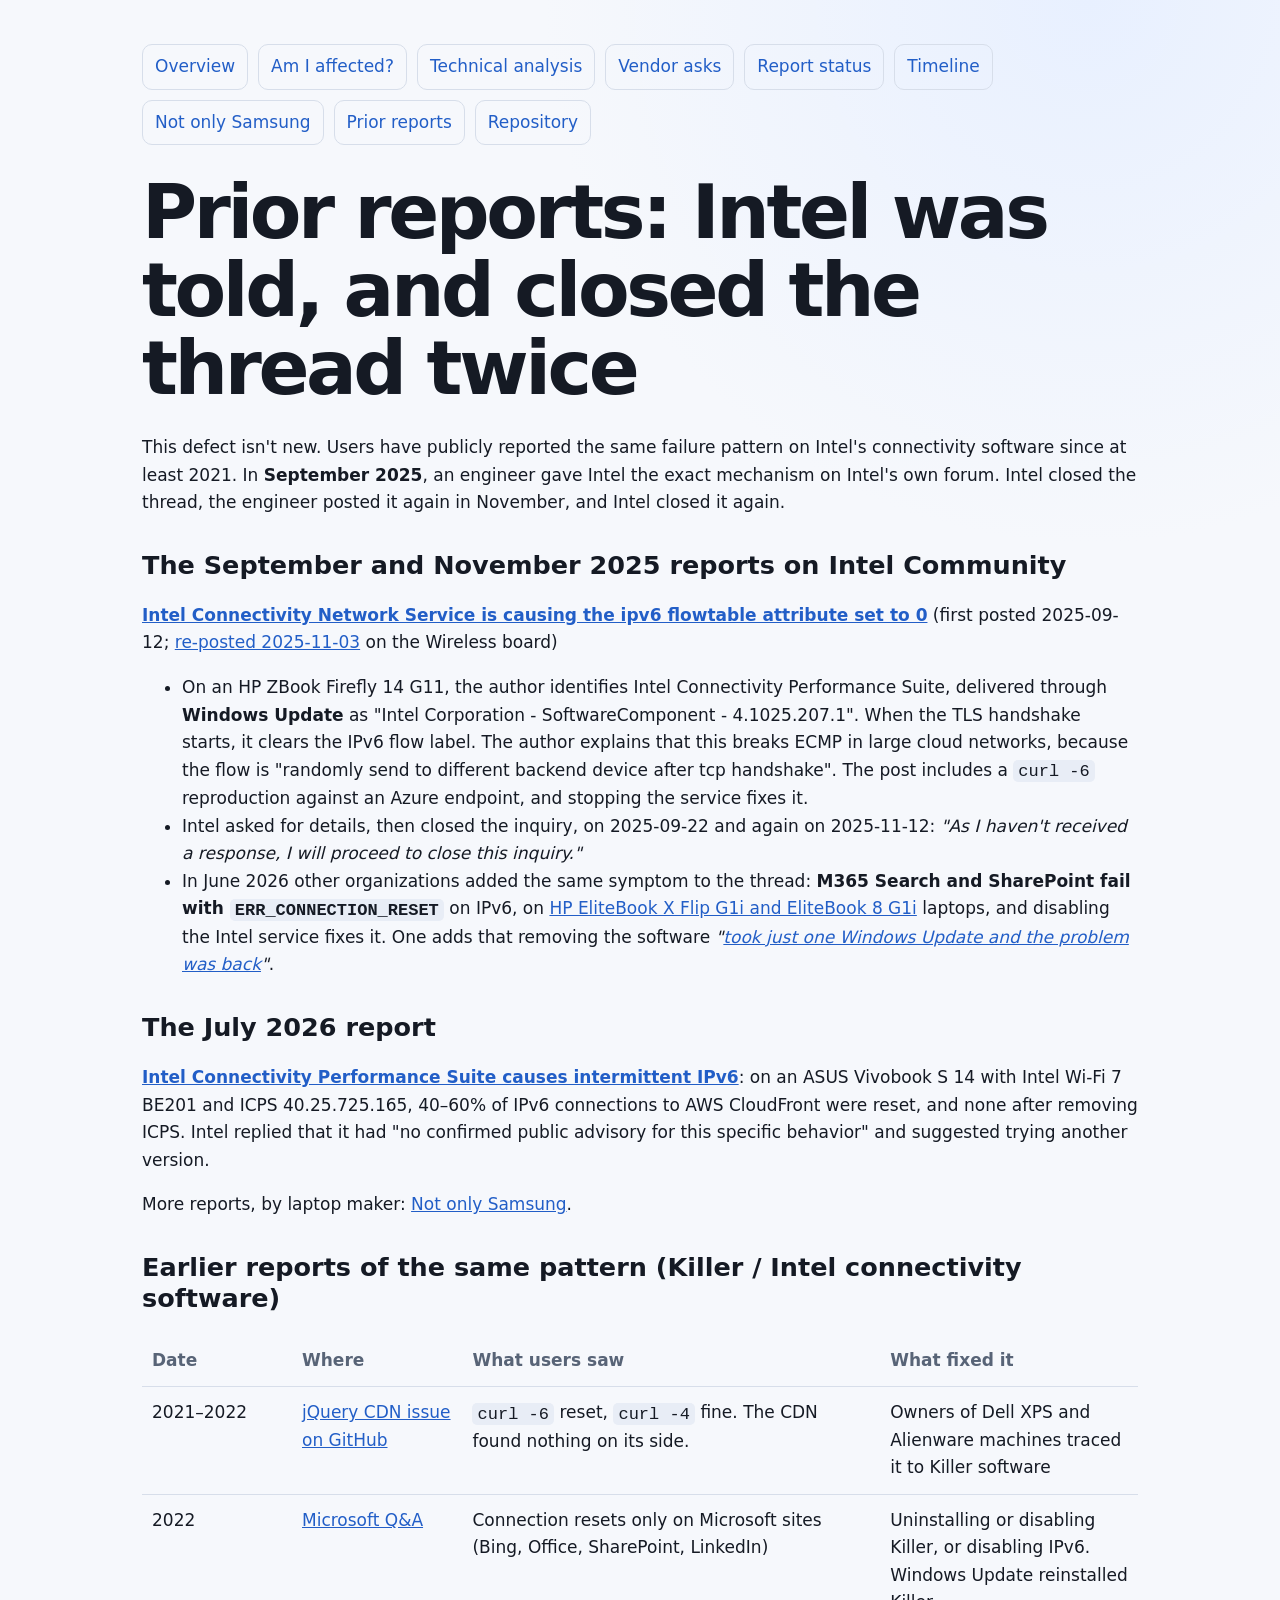
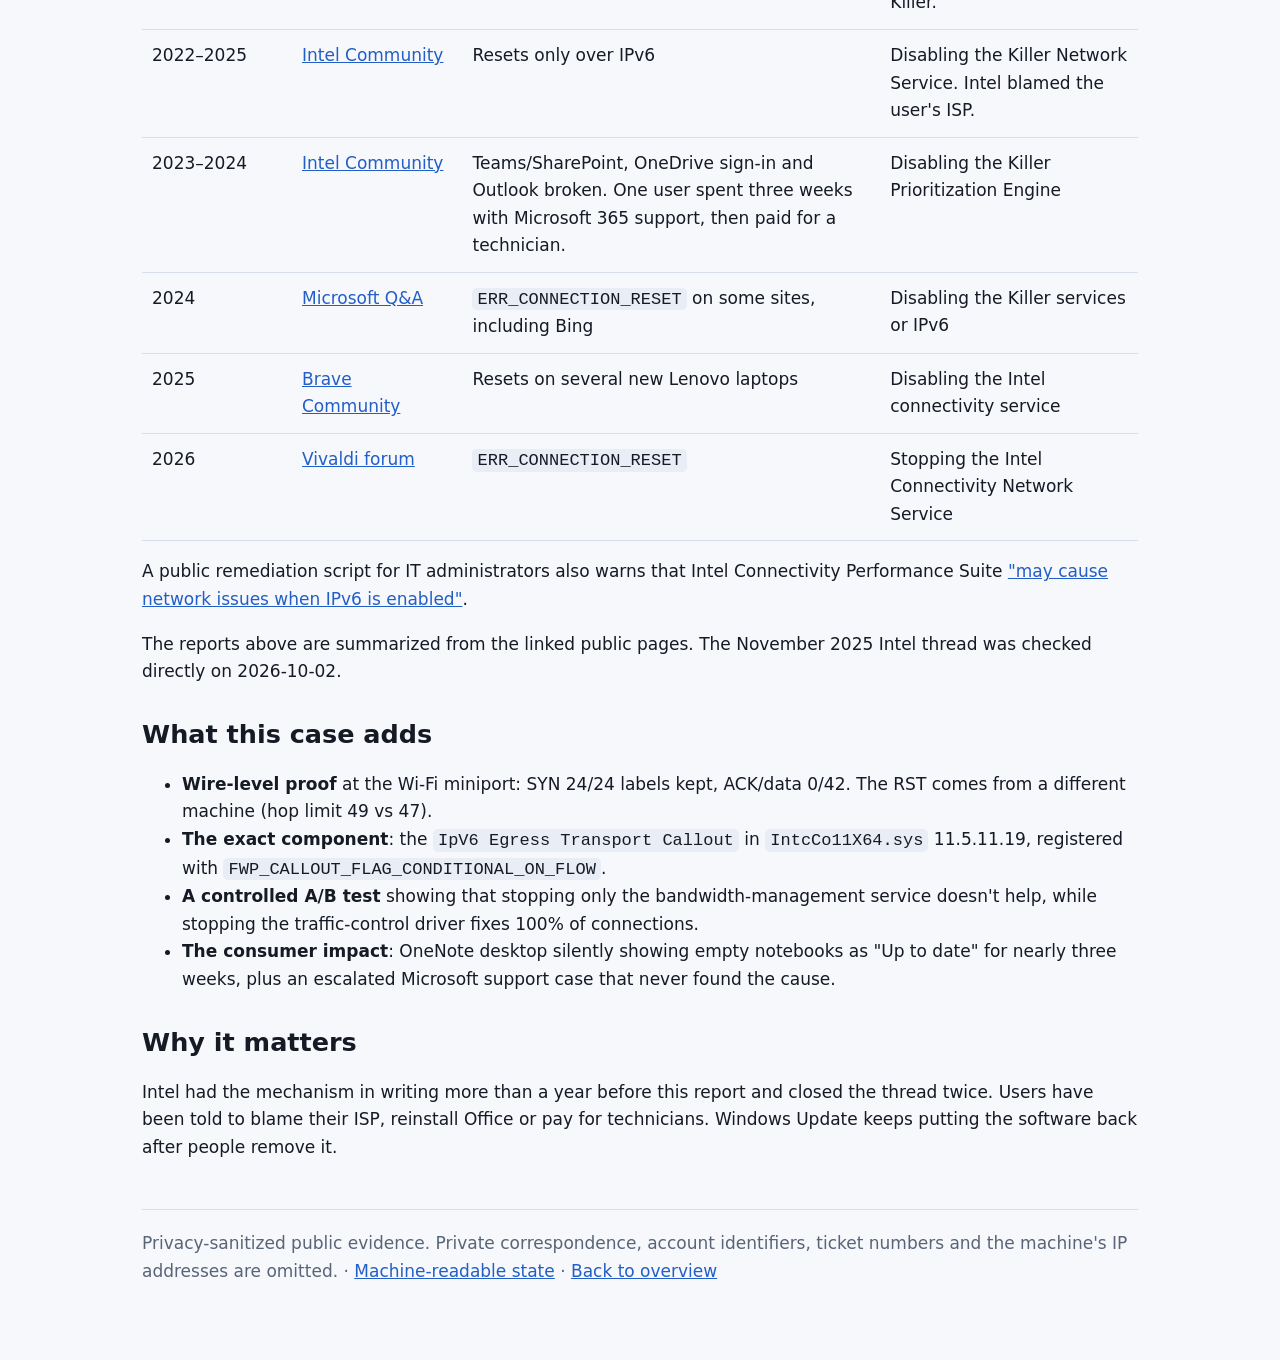
<file: prior-reports.html>
<!doctype html>
<html lang="en">
<head>
  <meta charset="utf-8">
  <meta name="viewport" content="width=device-width,initial-scale=1">
  <title>Prior reports: Intel was told, and closed the thread · Intel ICPS IPv6 flow-label incident</title>
  <meta name="description" content="Public reports since 2021 of the same Intel connectivity software failure, including a November 2025 Intel Community report of the exact flow-label mechanism that Intel closed.">
  <meta name="robots" content="index, follow">
  <link rel="canonical" href="https://coolak.github.io/intel-icps-ipv6-flow-label-incident/prior-reports.html">
  <meta property="og:type" content="article">
  <meta property="og:site_name" content="Intel ICPS IPv6 flow-label incident">
  <meta property="og:title" content="Prior reports: Intel was told, and closed the thread">
  <meta property="og:description" content="Public reports since 2021 of the same Intel connectivity software failure, including a November 2025 Intel Community report of the exact flow-label mechanism that Intel closed.">
  <meta property="og:url" content="https://coolak.github.io/intel-icps-ipv6-flow-label-incident/prior-reports.html">
  <link rel="stylesheet" href="site.css">
</head>
<body><main>
<nav class="nav">
  <a href="./">Overview</a>
  <a href="workaround.html">Am I affected?</a>
  <a href="technical-analysis.html">Technical analysis</a>
  <a href="owner-action.html">Vendor asks</a>
  <a href="vendor-reports.html">Report status</a>
  <a href="timeline.html">Timeline</a>
  <a href="affected-oems.html">Not only Samsung</a>
  <a href="prior-reports.html">Prior reports</a>
  <a href="https://github.com/COOLak/intel-icps-ipv6-flow-label-incident">Repository</a>
</nav>
<div class="markdown-heading"><h1 class="heading-element">Prior reports: Intel was told, and closed the thread twice</h1><a id="user-content-prior-reports-intel-was-told-and-closed-the-thread-twice" class="anchor" aria-label="Permalink: Prior reports: Intel was told, and closed the thread twice" href="#prior-reports-intel-was-told-and-closed-the-thread-twice"><span aria-hidden="true" class="octicon octicon-link"></span></a></div>
<p>This defect isn't new. Users have publicly reported the same failure pattern on Intel's connectivity software since at least 2021. In <strong>September 2025</strong>, an engineer gave Intel the exact mechanism on Intel's own forum. Intel closed the thread, the engineer posted it again in November, and Intel closed it again.</p>
<div class="markdown-heading"><h2 class="heading-element">The September and November 2025 reports on Intel Community</h2><a id="user-content-the-september-and-november-2025-reports-on-intel-community" class="anchor" aria-label="Permalink: The September and November 2025 reports on Intel Community" href="#the-september-and-november-2025-reports-on-intel-community"><span aria-hidden="true" class="octicon octicon-link"></span></a></div>
<p><strong><a href="https://community.intel.com/t5/Ethernet-Products/Intel-Connectivity-Network-Service-is-causing-the-ipv6-flowtable/td-p/1716740" rel="nofollow">Intel Connectivity Network Service is causing the ipv6 flowtable attribute set to 0</a></strong> (first posted 2025-09-12; <a href="https://community.intel.com/t5/Wireless/Intel-Connectivity-Network-Service-is-causing-the-ipv6-flowtable/td-p/1724647" rel="nofollow">re-posted 2025-11-03</a> on the Wireless board)</p>
<ul>
<li>On an HP ZBook Firefly 14 G11, the author identifies Intel Connectivity Performance Suite, delivered through <strong>Windows Update</strong> as "Intel Corporation - SoftwareComponent - 4.1025.207.1". When the TLS handshake starts, it clears the IPv6 flow label. The author explains that this breaks ECMP in large cloud networks, because the flow is "randomly send to different backend device after tcp handshake". The post includes a <code>curl -6</code> reproduction against an Azure endpoint, and stopping the service fixes it.</li>
<li>Intel asked for details, then closed the inquiry, on 2025-09-22 and again on 2025-11-12: <em>"As I haven't received a response, I will proceed to close this inquiry."</em>
</li>
<li>In June 2026 other organizations added the same symptom to the thread: <strong>M365 Search and SharePoint fail with <code>ERR_CONNECTION_RESET</code></strong> on IPv6, on <a href="https://community.intel.com/t5/Wireless/Intel-Connectivity-Network-Service-is-causing-the-ipv6-flowtable/m-p/1750798" rel="nofollow">HP EliteBook X Flip G1i and EliteBook 8 G1i</a> laptops, and disabling the Intel service fixes it. One adds that removing the software <em>"<a href="https://community.intel.com/t5/Wireless/Intel-Connectivity-Network-Service-is-causing-the-ipv6-flowtable/m-p/1750920" rel="nofollow">took just one Windows Update and the problem was back</a>"</em>.</li>
</ul>
<div class="markdown-heading"><h2 class="heading-element">The July 2026 report</h2><a id="user-content-the-july-2026-report" class="anchor" aria-label="Permalink: The July 2026 report" href="#the-july-2026-report"><span aria-hidden="true" class="octicon octicon-link"></span></a></div>
<p><strong><a href="https://community.intel.com/t5/Wireless/Intel-Connectivity-Performance-Suite-causes-intermittent-IPv6/td-p/1754394" rel="nofollow">Intel Connectivity Performance Suite causes intermittent IPv6</a></strong>: on an ASUS Vivobook S 14 with Intel Wi-Fi 7 BE201 and ICPS 40.25.725.165, 40–60% of IPv6 connections to AWS CloudFront were reset, and none after removing ICPS. Intel replied that it had "no confirmed public advisory for this specific behavior" and suggested trying another version.</p>
<p>More reports, by laptop maker: <a href="affected-oems.html">Not only Samsung</a>.</p>
<div class="markdown-heading"><h2 class="heading-element">Earlier reports of the same pattern (Killer / Intel connectivity software)</h2><a id="user-content-earlier-reports-of-the-same-pattern-killer--intel-connectivity-software" class="anchor" aria-label="Permalink: Earlier reports of the same pattern (Killer / Intel connectivity software)" href="#earlier-reports-of-the-same-pattern-killer--intel-connectivity-software"><span aria-hidden="true" class="octicon octicon-link"></span></a></div>
<table>
<thead>
<tr>
<th>Date</th>
<th>Where</th>
<th>What users saw</th>
<th>What fixed it</th>
</tr>
</thead>
<tbody>
<tr>
<td>2021–2022</td>
<td><a href="https://github.com/jquery/codeorigin.jquery.com/issues/80">jQuery CDN issue on GitHub</a></td>
<td>
<code>curl -6</code> reset, <code>curl -4</code> fine. The CDN found nothing on its side.</td>
<td>Owners of Dell XPS and Alienware machines traced it to Killer software</td>
</tr>
<tr>
<td>2022</td>
<td><a href="https://learn.microsoft.com/en-us/answers/questions/4340112/random-connection-reset-error" rel="nofollow">Microsoft Q&amp;A</a></td>
<td>Connection resets only on Microsoft sites (Bing, Office, SharePoint, LinkedIn)</td>
<td>Uninstalling or disabling Killer, or disabling IPv6. Windows Update reinstalled Killer.</td>
</tr>
<tr>
<td>2022–2025</td>
<td><a href="https://community.intel.com/t5/Wireless/Killer-Network-Service-preventing-connection-to-some-websites/td-p/1366144" rel="nofollow">Intel Community</a></td>
<td>Resets only over IPv6</td>
<td>Disabling the Killer Network Service. Intel blamed the user's ISP.</td>
</tr>
<tr>
<td>2023–2024</td>
<td><a href="https://community.intel.com/t5/Wireless/How-to-permanently-disable-Killer-Prioritization-Engine/m-p/1469486" rel="nofollow">Intel Community</a></td>
<td>Teams/SharePoint, OneDrive sign-in and Outlook broken. One user spent three weeks with Microsoft 365 support, then paid for a technician.</td>
<td>Disabling the Killer Prioritization Engine</td>
</tr>
<tr>
<td>2024</td>
<td><a href="https://learn.microsoft.com/en-us/answers/questions/3739394/err-connection-reset-on-some-sites" rel="nofollow">Microsoft Q&amp;A</a></td>
<td>
<code>ERR_CONNECTION_RESET</code> on some sites, including Bing</td>
<td>Disabling the Killer services or IPv6</td>
</tr>
<tr>
<td>2025</td>
<td><a href="https://community.brave.app/t/err-connection-reset-errors-on-new-win-11-laptops/637663" rel="nofollow">Brave Community</a></td>
<td>Resets on several new Lenovo laptops</td>
<td>Disabling the Intel connectivity service</td>
</tr>
<tr>
<td>2026</td>
<td><a href="https://forum.vivaldi.net/topic/114868/websites-show-of-error-err_connection_reset?page=2" rel="nofollow">Vivaldi forum</a></td>
<td><code>ERR_CONNECTION_RESET</code></td>
<td>Stopping the Intel Connectivity Network Service</td>
</tr>
</tbody>
</table>
<p>A public remediation script for IT administrators also warns that Intel Connectivity Performance Suite <a href="https://github.com/realmjoin/realmjoin-remediation/blob/main/intel/remove-intel-connectivity-performance-suite/README.md">"may cause network issues when IPv6 is enabled"</a>.</p>
<p>The reports above are summarized from the linked public pages. The November 2025 Intel thread was checked directly on 2026-10-02.</p>
<div class="markdown-heading"><h2 class="heading-element">What this case adds</h2><a id="user-content-what-this-case-adds" class="anchor" aria-label="Permalink: What this case adds" href="#what-this-case-adds"><span aria-hidden="true" class="octicon octicon-link"></span></a></div>
<ul>
<li>
<strong>Wire-level proof</strong> at the Wi-Fi miniport: SYN 24/24 labels kept, ACK/data 0/42. The RST comes from a different machine (hop limit 49 vs 47).</li>
<li>
<strong>The exact component</strong>: the <code>IpV6 Egress Transport Callout</code> in <code>IntcCo11X64.sys</code> 11.5.11.19, registered with <code>FWP_CALLOUT_FLAG_CONDITIONAL_ON_FLOW</code>.</li>
<li>
<strong>A controlled A/B test</strong> showing that stopping only the bandwidth-management service doesn't help, while stopping the traffic-control driver fixes 100% of connections.</li>
<li>
<strong>The consumer impact</strong>: OneNote desktop silently showing empty notebooks as "Up to date" for nearly three weeks, plus an escalated Microsoft support case that never found the cause.</li>
</ul>
<div class="markdown-heading"><h2 class="heading-element">Why it matters</h2><a id="user-content-why-it-matters" class="anchor" aria-label="Permalink: Why it matters" href="#why-it-matters"><span aria-hidden="true" class="octicon octicon-link"></span></a></div>
<p>Intel had the mechanism in writing more than a year before this report and closed the thread twice. Users have been told to blame their ISP, reinstall Office or pay for technicians. Windows Update keeps putting the software back after people remove it.</p>
<footer>Privacy-sanitized public evidence. Private correspondence, account identifiers, ticket numbers and the machine's IP addresses are omitted. · <a href="incident-state.json">Machine-readable state</a> · <a href="./">Back to overview</a></footer>
</main></body>
</html>
</file>
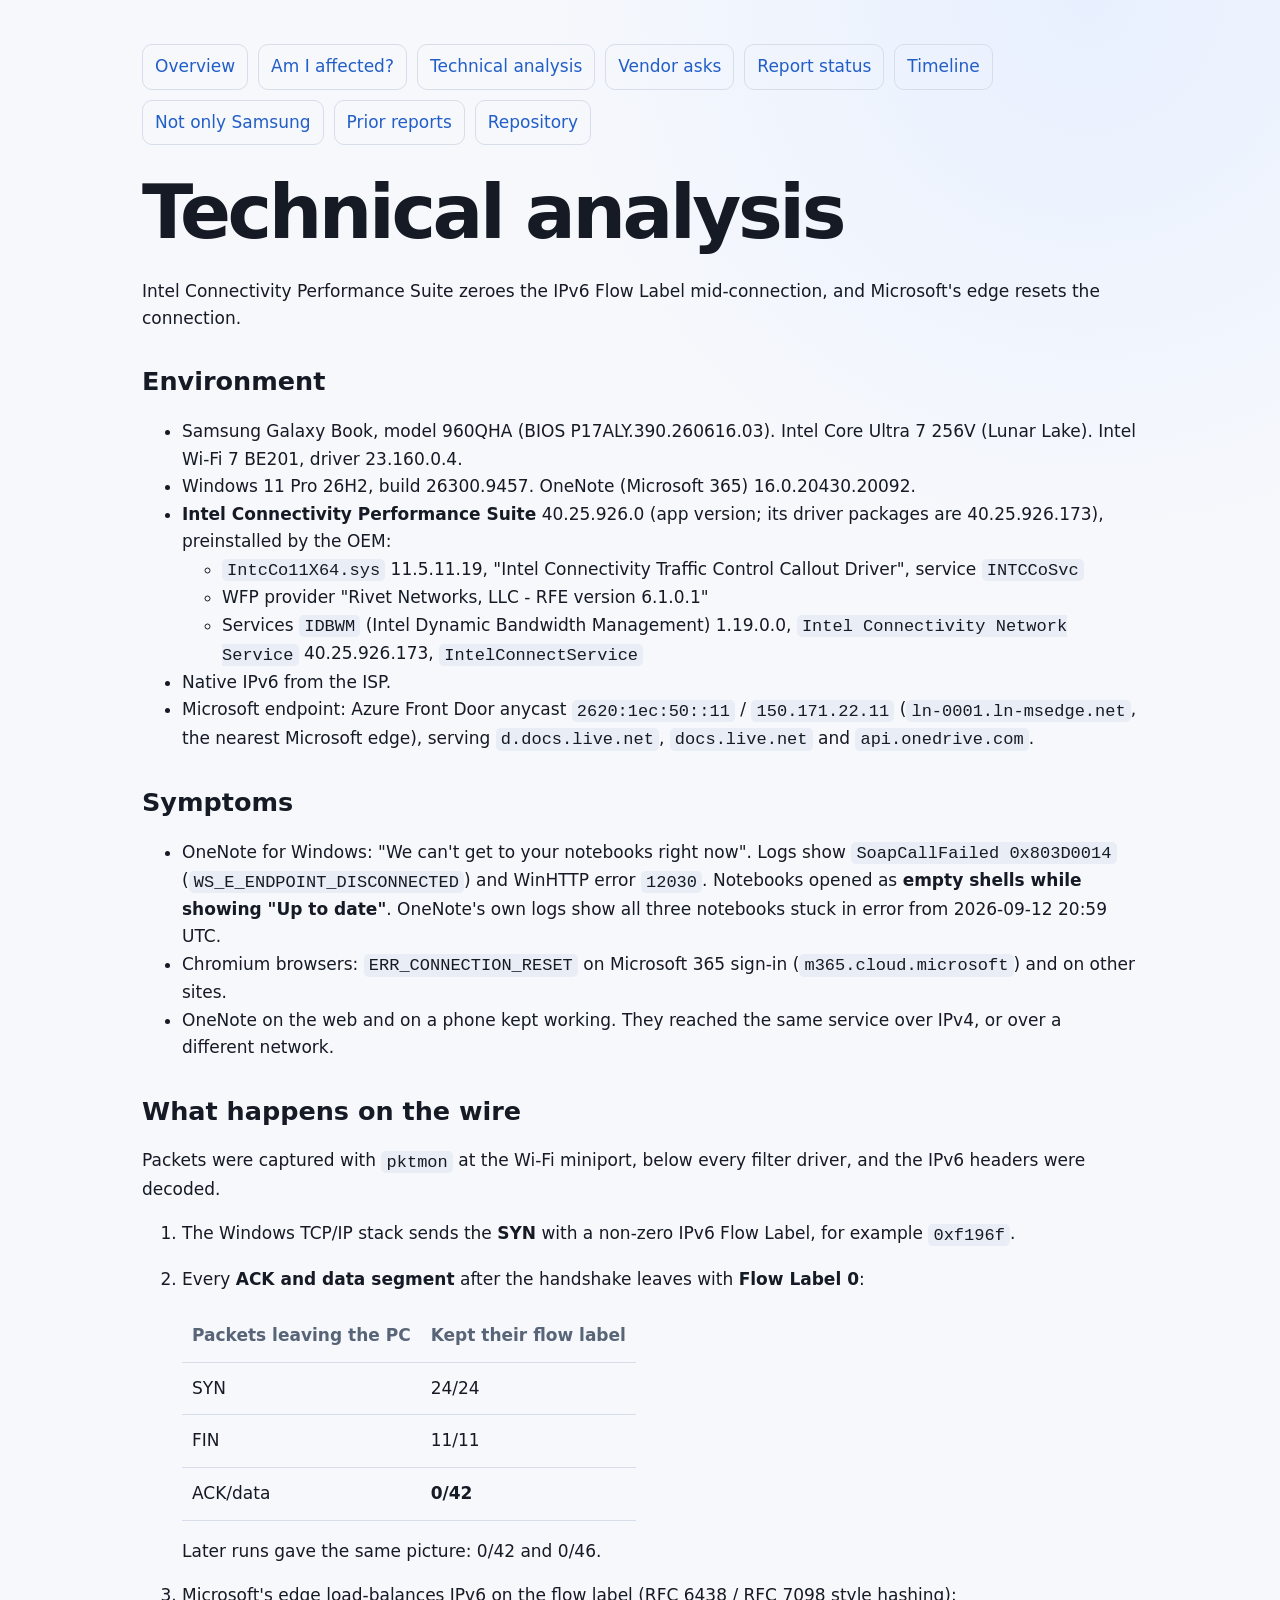
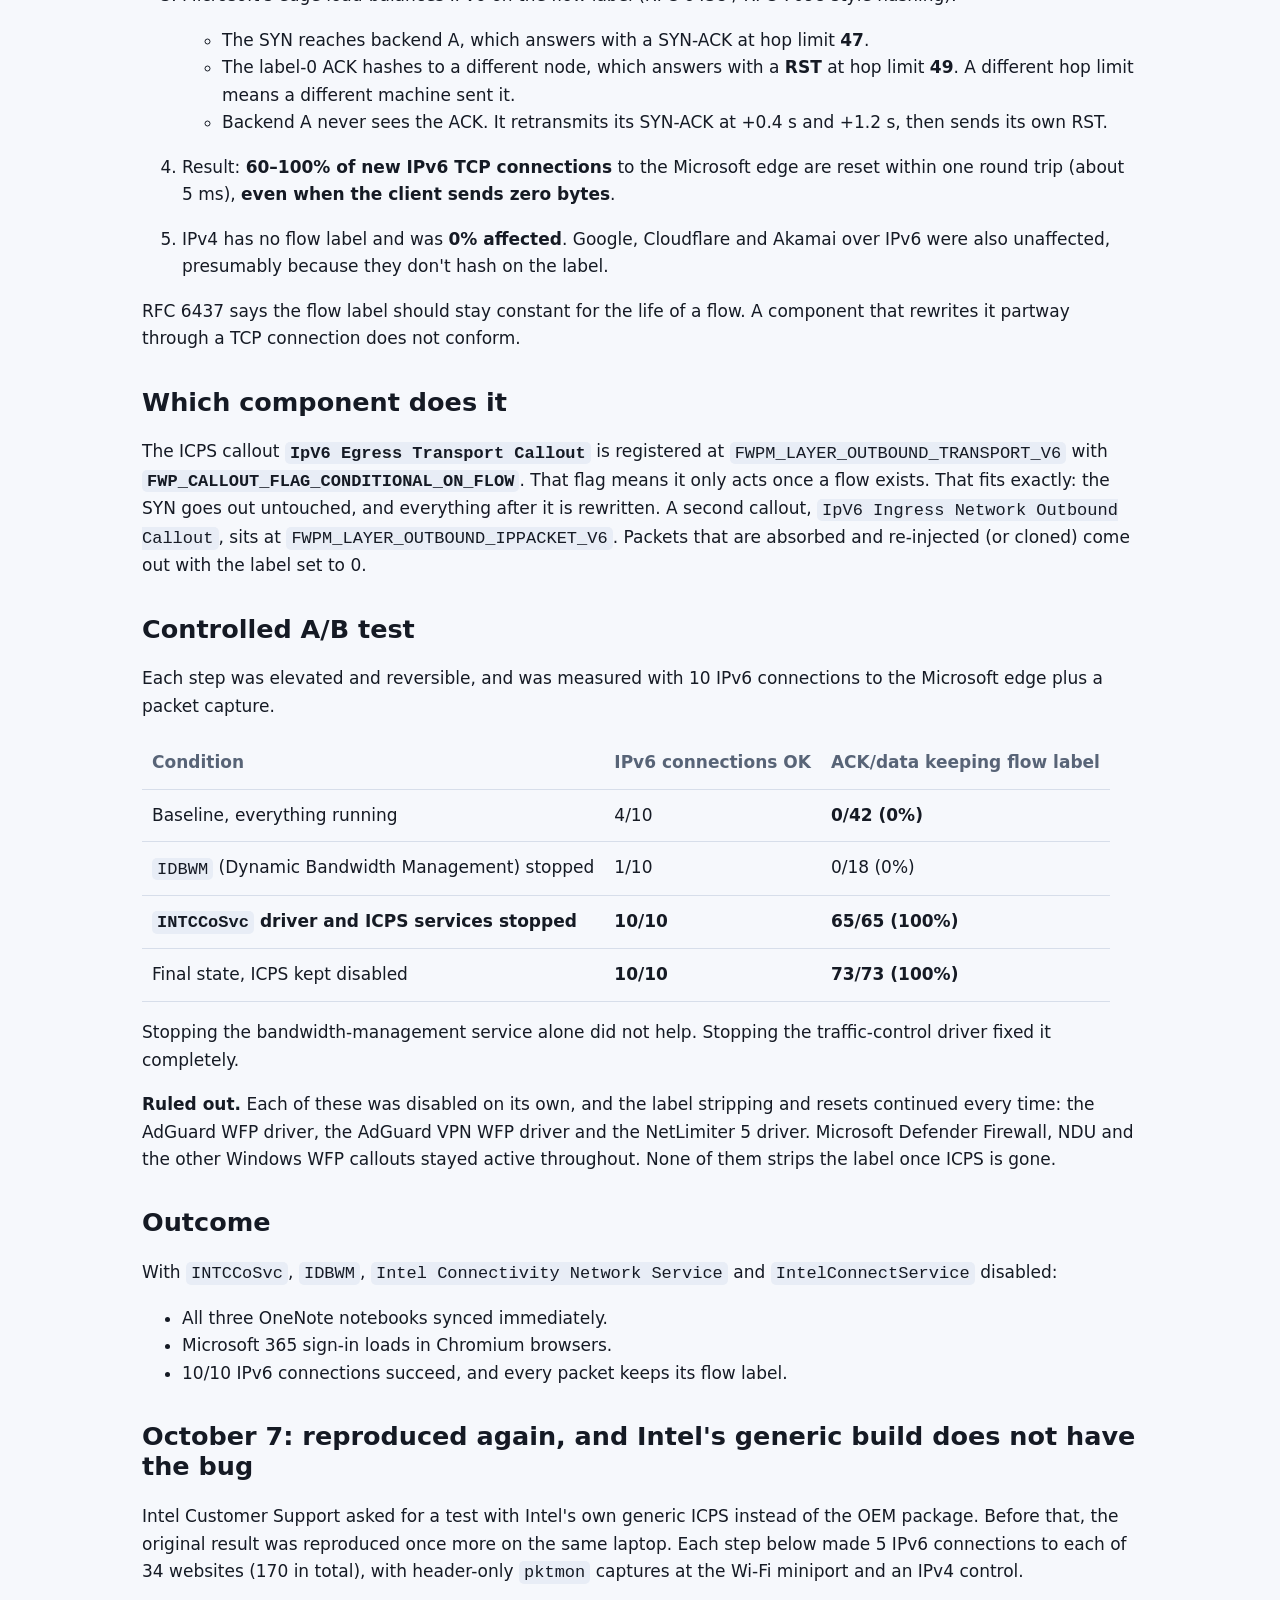
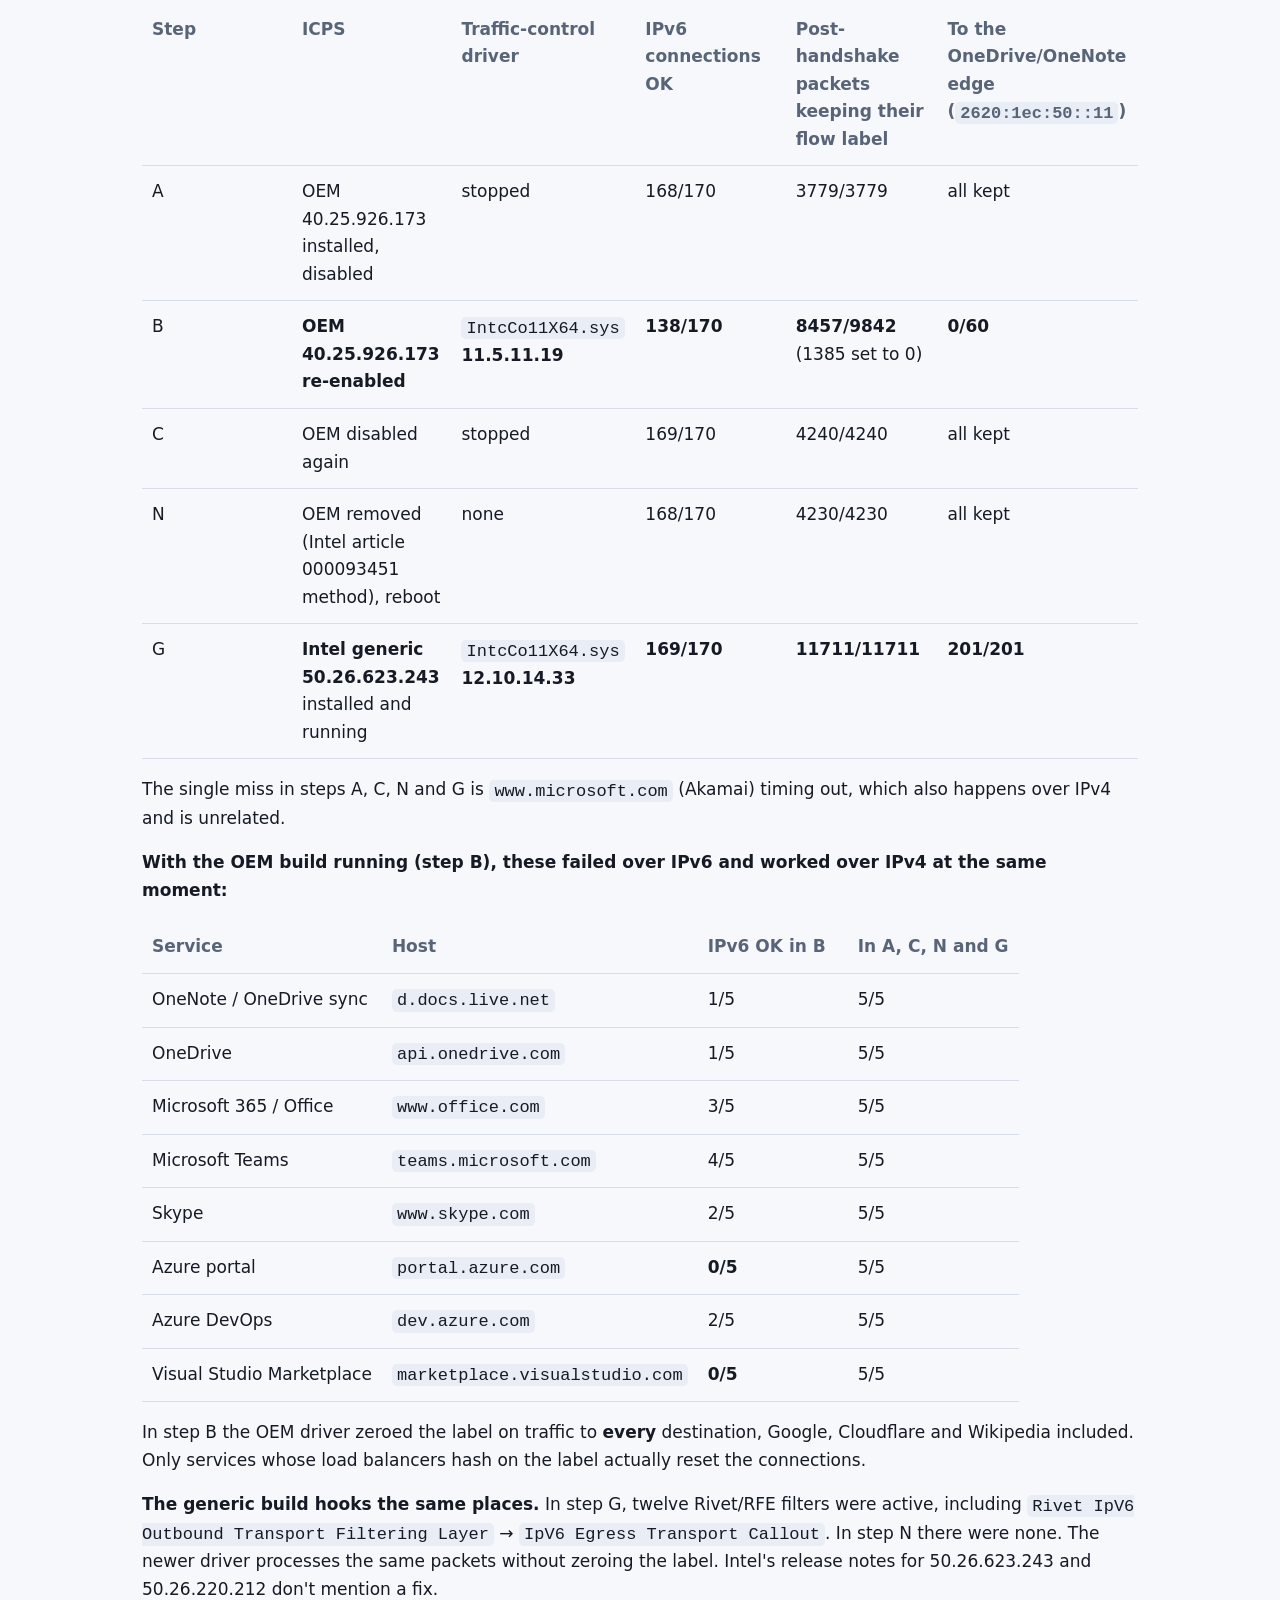
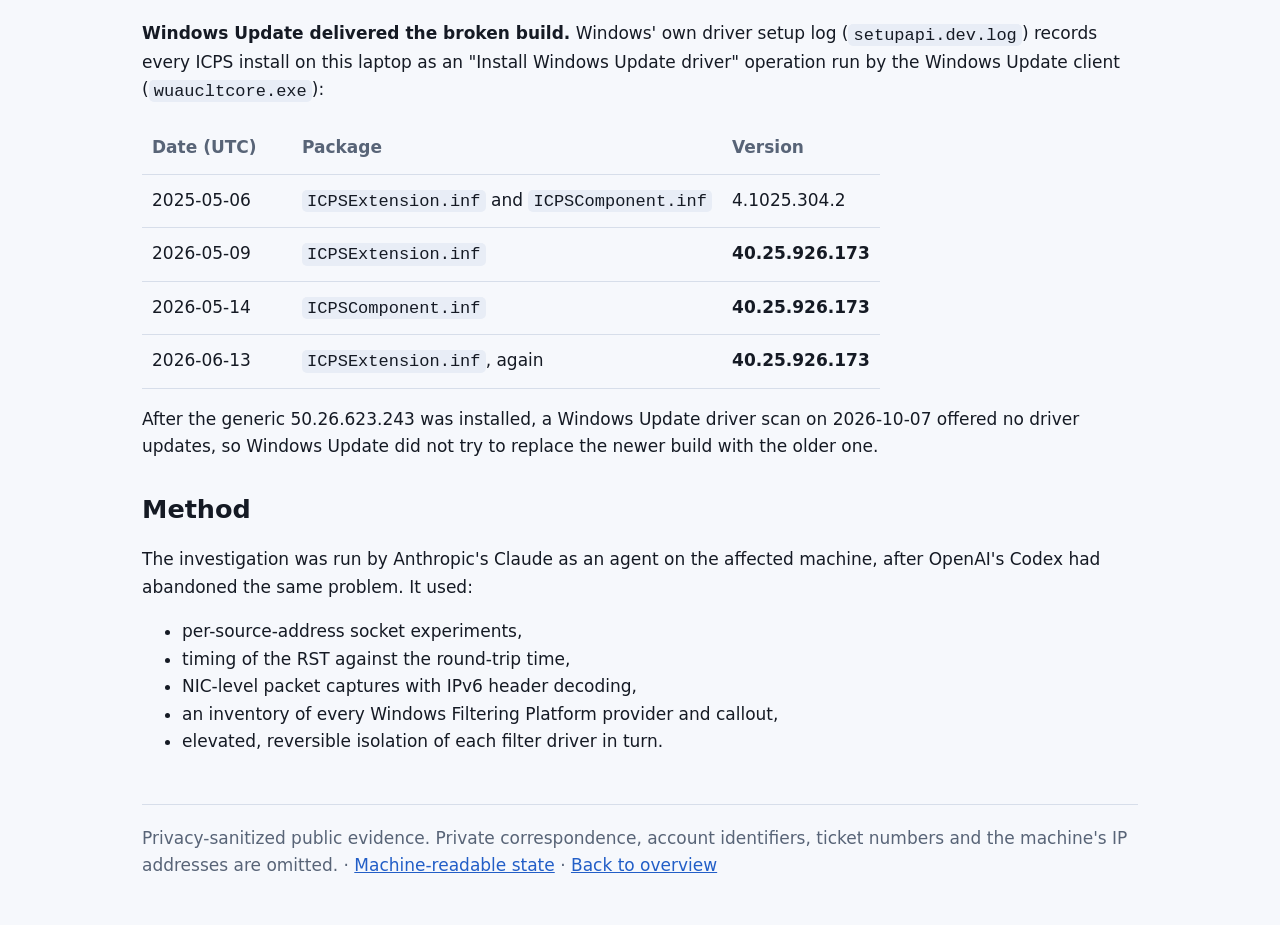
<file: technical-analysis.html>
<!doctype html>
<html lang="en">
<head>
  <meta charset="utf-8">
  <meta name="viewport" content="width=device-width,initial-scale=1">
  <title>Technical analysis · Intel ICPS IPv6 flow-label incident</title>
  <meta name="description" content="Packet captures and a controlled A/B test showing Intel Connectivity Performance Suite zeroing the IPv6 Flow Label mid-connection.">
  <meta name="robots" content="index, follow">
  <link rel="canonical" href="https://coolak.github.io/intel-icps-ipv6-flow-label-incident/technical-analysis.html">
  <meta property="og:type" content="article">
  <meta property="og:site_name" content="Intel ICPS IPv6 flow-label incident">
  <meta property="og:title" content="Technical analysis">
  <meta property="og:description" content="Packet captures and a controlled A/B test showing Intel Connectivity Performance Suite zeroing the IPv6 Flow Label mid-connection.">
  <meta property="og:url" content="https://coolak.github.io/intel-icps-ipv6-flow-label-incident/technical-analysis.html">
  <link rel="stylesheet" href="site.css">
</head>
<body><main>
<nav class="nav">
  <a href="./">Overview</a>
  <a href="workaround.html">Am I affected?</a>
  <a href="technical-analysis.html">Technical analysis</a>
  <a href="owner-action.html">Vendor asks</a>
  <a href="vendor-reports.html">Report status</a>
  <a href="timeline.html">Timeline</a>
  <a href="affected-oems.html">Not only Samsung</a>
  <a href="prior-reports.html">Prior reports</a>
  <a href="https://github.com/COOLak/intel-icps-ipv6-flow-label-incident">Repository</a>
</nav>
<div class="markdown-heading"><h1 class="heading-element">Technical analysis</h1><a id="user-content-technical-analysis" class="anchor" aria-label="Permalink: Technical analysis" href="#technical-analysis"><span aria-hidden="true" class="octicon octicon-link"></span></a></div>
<p>Intel Connectivity Performance Suite zeroes the IPv6 Flow Label mid-connection, and Microsoft's edge resets the connection.</p>
<div class="markdown-heading"><h2 class="heading-element">Environment</h2><a id="user-content-environment" class="anchor" aria-label="Permalink: Environment" href="#environment"><span aria-hidden="true" class="octicon octicon-link"></span></a></div>
<ul>
<li>Samsung Galaxy Book, model 960QHA (BIOS P17ALY.390.260616.03). Intel Core Ultra 7 256V (Lunar Lake). Intel Wi-Fi 7 BE201, driver 23.160.0.4.</li>
<li>Windows 11 Pro 26H2, build 26300.9457. OneNote (Microsoft 365) 16.0.20430.20092.</li>
<li>
<strong>Intel Connectivity Performance Suite</strong> 40.25.926.0 (app version; its driver packages are 40.25.926.173), preinstalled by the OEM:
<ul>
<li>
<code>IntcCo11X64.sys</code> 11.5.11.19, "Intel Connectivity Traffic Control Callout Driver", service <code>INTCCoSvc</code>
</li>
<li>WFP provider "Rivet Networks, LLC - RFE version 6.1.0.1"</li>
<li>Services <code>IDBWM</code> (Intel Dynamic Bandwidth Management) 1.19.0.0, <code>Intel Connectivity Network Service</code> 40.25.926.173, <code>IntelConnectService</code>
</li>
</ul>
</li>
<li>Native IPv6 from the ISP.</li>
<li>Microsoft endpoint: Azure Front Door anycast <code>2620:1ec:50::11</code> / <code>150.171.22.11</code> (<code>ln-0001.ln-msedge.net</code>, the nearest Microsoft edge), serving <code>d.docs.live.net</code>, <code>docs.live.net</code> and <code>api.onedrive.com</code>.</li>
</ul>
<div class="markdown-heading"><h2 class="heading-element">Symptoms</h2><a id="user-content-symptoms" class="anchor" aria-label="Permalink: Symptoms" href="#symptoms"><span aria-hidden="true" class="octicon octicon-link"></span></a></div>
<ul>
<li>OneNote for Windows: "We can't get to your notebooks right now". Logs show <code>SoapCallFailed 0x803D0014</code> (<code>WS_E_ENDPOINT_DISCONNECTED</code>) and WinHTTP error <code>12030</code>. Notebooks opened as <strong>empty shells while showing "Up to date"</strong>. OneNote's own logs show all three notebooks stuck in error from 2026-09-12 20:59 UTC.</li>
<li>Chromium browsers: <code>ERR_CONNECTION_RESET</code> on Microsoft 365 sign-in (<code>m365.cloud.microsoft</code>) and on other sites.</li>
<li>OneNote on the web and on a phone kept working. They reached the same service over IPv4, or over a different network.</li>
</ul>
<div class="markdown-heading"><h2 class="heading-element">What happens on the wire</h2><a id="user-content-what-happens-on-the-wire" class="anchor" aria-label="Permalink: What happens on the wire" href="#what-happens-on-the-wire"><span aria-hidden="true" class="octicon octicon-link"></span></a></div>
<p>Packets were captured with <code>pktmon</code> at the Wi-Fi miniport, below every filter driver, and the IPv6 headers were decoded.</p>
<ol>
<li>
<p>The Windows TCP/IP stack sends the <strong>SYN</strong> with a non-zero IPv6 Flow Label, for example <code>0xf196f</code>.</p>
</li>
<li>
<p>Every <strong>ACK and data segment</strong> after the handshake leaves with <strong>Flow Label 0</strong>:</p>
<table>
<thead>
<tr>
<th>Packets leaving the PC</th>
<th>Kept their flow label</th>
</tr>
</thead>
<tbody>
<tr>
<td>SYN</td>
<td>24/24</td>
</tr>
<tr>
<td>FIN</td>
<td>11/11</td>
</tr>
<tr>
<td>ACK/data</td>
<td><strong>0/42</strong></td>
</tr>
</tbody>
</table>
<p>Later runs gave the same picture: 0/42 and 0/46.</p>
</li>
<li>
<p>Microsoft's edge load-balances IPv6 on the flow label (RFC 6438 / RFC 7098 style hashing):</p>
<ul>
<li>The SYN reaches backend A, which answers with a SYN-ACK at hop limit <strong>47</strong>.</li>
<li>The label-0 ACK hashes to a different node, which answers with a <strong>RST</strong> at hop limit <strong>49</strong>. A different hop limit means a different machine sent it.</li>
<li>Backend A never sees the ACK. It retransmits its SYN-ACK at +0.4 s and +1.2 s, then sends its own RST.</li>
</ul>
</li>
<li>
<p>Result: <strong>60–100% of new IPv6 TCP connections</strong> to the Microsoft edge are reset within one round trip (about 5 ms), <strong>even when the client sends zero bytes</strong>.</p>
</li>
<li>
<p>IPv4 has no flow label and was <strong>0% affected</strong>. Google, Cloudflare and Akamai over IPv6 were also unaffected, presumably because they don't hash on the label.</p>
</li>
</ol>
<p>RFC 6437 says the flow label should stay constant for the life of a flow. A component that rewrites it partway through a TCP connection does not conform.</p>
<div class="markdown-heading"><h2 class="heading-element">Which component does it</h2><a id="user-content-which-component-does-it" class="anchor" aria-label="Permalink: Which component does it" href="#which-component-does-it"><span aria-hidden="true" class="octicon octicon-link"></span></a></div>
<p>The ICPS callout <strong><code>IpV6 Egress Transport Callout</code></strong> is registered at <code>FWPM_LAYER_OUTBOUND_TRANSPORT_V6</code> with <strong><code>FWP_CALLOUT_FLAG_CONDITIONAL_ON_FLOW</code></strong>. That flag means it only acts once a flow exists. That fits exactly: the SYN goes out untouched, and everything after it is rewritten. A second callout, <code>IpV6 Ingress Network Outbound Callout</code>, sits at <code>FWPM_LAYER_OUTBOUND_IPPACKET_V6</code>. Packets that are absorbed and re-injected (or cloned) come out with the label set to 0.</p>
<div class="markdown-heading"><h2 class="heading-element">Controlled A/B test</h2><a id="user-content-controlled-ab-test" class="anchor" aria-label="Permalink: Controlled A/B test" href="#controlled-ab-test"><span aria-hidden="true" class="octicon octicon-link"></span></a></div>
<p>Each step was elevated and reversible, and was measured with 10 IPv6 connections to the Microsoft edge plus a packet capture.</p>
<table>
<thead>
<tr>
<th>Condition</th>
<th>IPv6 connections OK</th>
<th>ACK/data keeping flow label</th>
</tr>
</thead>
<tbody>
<tr>
<td>Baseline, everything running</td>
<td>4/10</td>
<td><strong>0/42 (0%)</strong></td>
</tr>
<tr>
<td>
<code>IDBWM</code> (Dynamic Bandwidth Management) stopped</td>
<td>1/10</td>
<td>0/18 (0%)</td>
</tr>
<tr>
<td><strong><code>INTCCoSvc</code> driver and ICPS services stopped</strong></td>
<td><strong>10/10</strong></td>
<td><strong>65/65 (100%)</strong></td>
</tr>
<tr>
<td>Final state, ICPS kept disabled</td>
<td><strong>10/10</strong></td>
<td><strong>73/73 (100%)</strong></td>
</tr>
</tbody>
</table>
<p>Stopping the bandwidth-management service alone did not help. Stopping the traffic-control driver fixed it completely.</p>
<p><strong>Ruled out.</strong> Each of these was disabled on its own, and the label stripping and resets continued every time: the AdGuard WFP driver, the AdGuard VPN WFP driver and the NetLimiter 5 driver. Microsoft Defender Firewall, NDU and the other Windows WFP callouts stayed active throughout. None of them strips the label once ICPS is gone.</p>
<div class="markdown-heading"><h2 class="heading-element">Outcome</h2><a id="user-content-outcome" class="anchor" aria-label="Permalink: Outcome" href="#outcome"><span aria-hidden="true" class="octicon octicon-link"></span></a></div>
<p>With <code>INTCCoSvc</code>, <code>IDBWM</code>, <code>Intel Connectivity Network Service</code> and <code>IntelConnectService</code> disabled:</p>
<ul>
<li>All three OneNote notebooks synced immediately.</li>
<li>Microsoft 365 sign-in loads in Chromium browsers.</li>
<li>10/10 IPv6 connections succeed, and every packet keeps its flow label.</li>
</ul>
<div class="markdown-heading"><h2 class="heading-element">October 7: reproduced again, and Intel's generic build does not have the bug</h2><a id="user-content-october-7-reproduced-again-and-intels-generic-build-does-not-have-the-bug" class="anchor" aria-label="Permalink: October 7: reproduced again, and Intel's generic build does not have the bug" href="#october-7-reproduced-again-and-intels-generic-build-does-not-have-the-bug"><span aria-hidden="true" class="octicon octicon-link"></span></a></div>
<p>Intel Customer Support asked for a test with Intel's own generic ICPS instead of the OEM package. Before that, the original result was reproduced once more on the same laptop. Each step below made 5 IPv6 connections to each of 34 websites (170 in total), with header-only <code>pktmon</code> captures at the Wi-Fi miniport and an IPv4 control.</p>
<table>
<thead>
<tr>
<th>Step</th>
<th>ICPS</th>
<th>Traffic-control driver</th>
<th>IPv6 connections OK</th>
<th>Post-handshake packets keeping their flow label</th>
<th>To the OneDrive/OneNote edge (<code>2620:1ec:50::11</code>)</th>
</tr>
</thead>
<tbody>
<tr>
<td>A</td>
<td>OEM 40.25.926.173 installed, disabled</td>
<td>stopped</td>
<td>168/170</td>
<td>3779/3779</td>
<td>all kept</td>
</tr>
<tr>
<td>B</td>
<td><strong>OEM 40.25.926.173 re-enabled</strong></td>
<td>
<code>IntcCo11X64.sys</code> <strong>11.5.11.19</strong>
</td>
<td><strong>138/170</strong></td>
<td>
<strong>8457/9842</strong> (1385 set to 0)</td>
<td><strong>0/60</strong></td>
</tr>
<tr>
<td>C</td>
<td>OEM disabled again</td>
<td>stopped</td>
<td>169/170</td>
<td>4240/4240</td>
<td>all kept</td>
</tr>
<tr>
<td>N</td>
<td>OEM removed (Intel article 000093451 method), reboot</td>
<td>none</td>
<td>168/170</td>
<td>4230/4230</td>
<td>all kept</td>
</tr>
<tr>
<td>G</td>
<td>
<strong>Intel generic 50.26.623.243</strong> installed and running</td>
<td>
<code>IntcCo11X64.sys</code> <strong>12.10.14.33</strong>
</td>
<td><strong>169/170</strong></td>
<td><strong>11711/11711</strong></td>
<td><strong>201/201</strong></td>
</tr>
</tbody>
</table>
<p>The single miss in steps A, C, N and G is <code>www.microsoft.com</code> (Akamai) timing out, which also happens over IPv4 and is unrelated.</p>
<p><strong>With the OEM build running (step B), these failed over IPv6 and worked over IPv4 at the same moment:</strong></p>
<table>
<thead>
<tr>
<th>Service</th>
<th>Host</th>
<th>IPv6 OK in B</th>
<th>In A, C, N and G</th>
</tr>
</thead>
<tbody>
<tr>
<td>OneNote / OneDrive sync</td>
<td><code>d.docs.live.net</code></td>
<td>1/5</td>
<td>5/5</td>
</tr>
<tr>
<td>OneDrive</td>
<td><code>api.onedrive.com</code></td>
<td>1/5</td>
<td>5/5</td>
</tr>
<tr>
<td>Microsoft 365 / Office</td>
<td><code>www.office.com</code></td>
<td>3/5</td>
<td>5/5</td>
</tr>
<tr>
<td>Microsoft Teams</td>
<td><code>teams.microsoft.com</code></td>
<td>4/5</td>
<td>5/5</td>
</tr>
<tr>
<td>Skype</td>
<td><code>www.skype.com</code></td>
<td>2/5</td>
<td>5/5</td>
</tr>
<tr>
<td>Azure portal</td>
<td><code>portal.azure.com</code></td>
<td><strong>0/5</strong></td>
<td>5/5</td>
</tr>
<tr>
<td>Azure DevOps</td>
<td><code>dev.azure.com</code></td>
<td>2/5</td>
<td>5/5</td>
</tr>
<tr>
<td>Visual Studio Marketplace</td>
<td><code>marketplace.visualstudio.com</code></td>
<td><strong>0/5</strong></td>
<td>5/5</td>
</tr>
</tbody>
</table>
<p>In step B the OEM driver zeroed the label on traffic to <strong>every</strong> destination, Google, Cloudflare and Wikipedia included. Only services whose load balancers hash on the label actually reset the connections.</p>
<p><strong>The generic build hooks the same places.</strong> In step G, twelve Rivet/RFE filters were active, including <code>Rivet IpV6 Outbound Transport Filtering Layer</code> → <code>IpV6 Egress Transport Callout</code>. In step N there were none. The newer driver processes the same packets without zeroing the label. Intel's release notes for 50.26.623.243 and 50.26.220.212 don't mention a fix.</p>
<p><strong>Windows Update delivered the broken build.</strong> Windows' own driver setup log (<code>setupapi.dev.log</code>) records every ICPS install on this laptop as an "Install Windows Update driver" operation run by the Windows Update client (<code>wuaucltcore.exe</code>):</p>
<table>
<thead>
<tr>
<th>Date (UTC)</th>
<th>Package</th>
<th>Version</th>
</tr>
</thead>
<tbody>
<tr>
<td>2025-05-06</td>
<td>
<code>ICPSExtension.inf</code> and <code>ICPSComponent.inf</code>
</td>
<td>4.1025.304.2</td>
</tr>
<tr>
<td>2026-05-09</td>
<td><code>ICPSExtension.inf</code></td>
<td><strong>40.25.926.173</strong></td>
</tr>
<tr>
<td>2026-05-14</td>
<td><code>ICPSComponent.inf</code></td>
<td><strong>40.25.926.173</strong></td>
</tr>
<tr>
<td>2026-06-13</td>
<td>
<code>ICPSExtension.inf</code>, again</td>
<td><strong>40.25.926.173</strong></td>
</tr>
</tbody>
</table>
<p>After the generic 50.26.623.243 was installed, a Windows Update driver scan on 2026-10-07 offered no driver updates, so Windows Update did not try to replace the newer build with the older one.</p>
<div class="markdown-heading"><h2 class="heading-element">Method</h2><a id="user-content-method" class="anchor" aria-label="Permalink: Method" href="#method"><span aria-hidden="true" class="octicon octicon-link"></span></a></div>
<p>The investigation was run by Anthropic's Claude as an agent on the affected machine, after OpenAI's Codex had abandoned the same problem. It used:</p>
<ul>
<li>per-source-address socket experiments,</li>
<li>timing of the RST against the round-trip time,</li>
<li>NIC-level packet captures with IPv6 header decoding,</li>
<li>an inventory of every Windows Filtering Platform provider and callout,</li>
<li>elevated, reversible isolation of each filter driver in turn.</li>
</ul>
<footer>Privacy-sanitized public evidence. Private correspondence, account identifiers, ticket numbers and the machine's IP addresses are omitted. · <a href="incident-state.json">Machine-readable state</a> · <a href="./">Back to overview</a></footer>
</main></body>
</html>
</file>
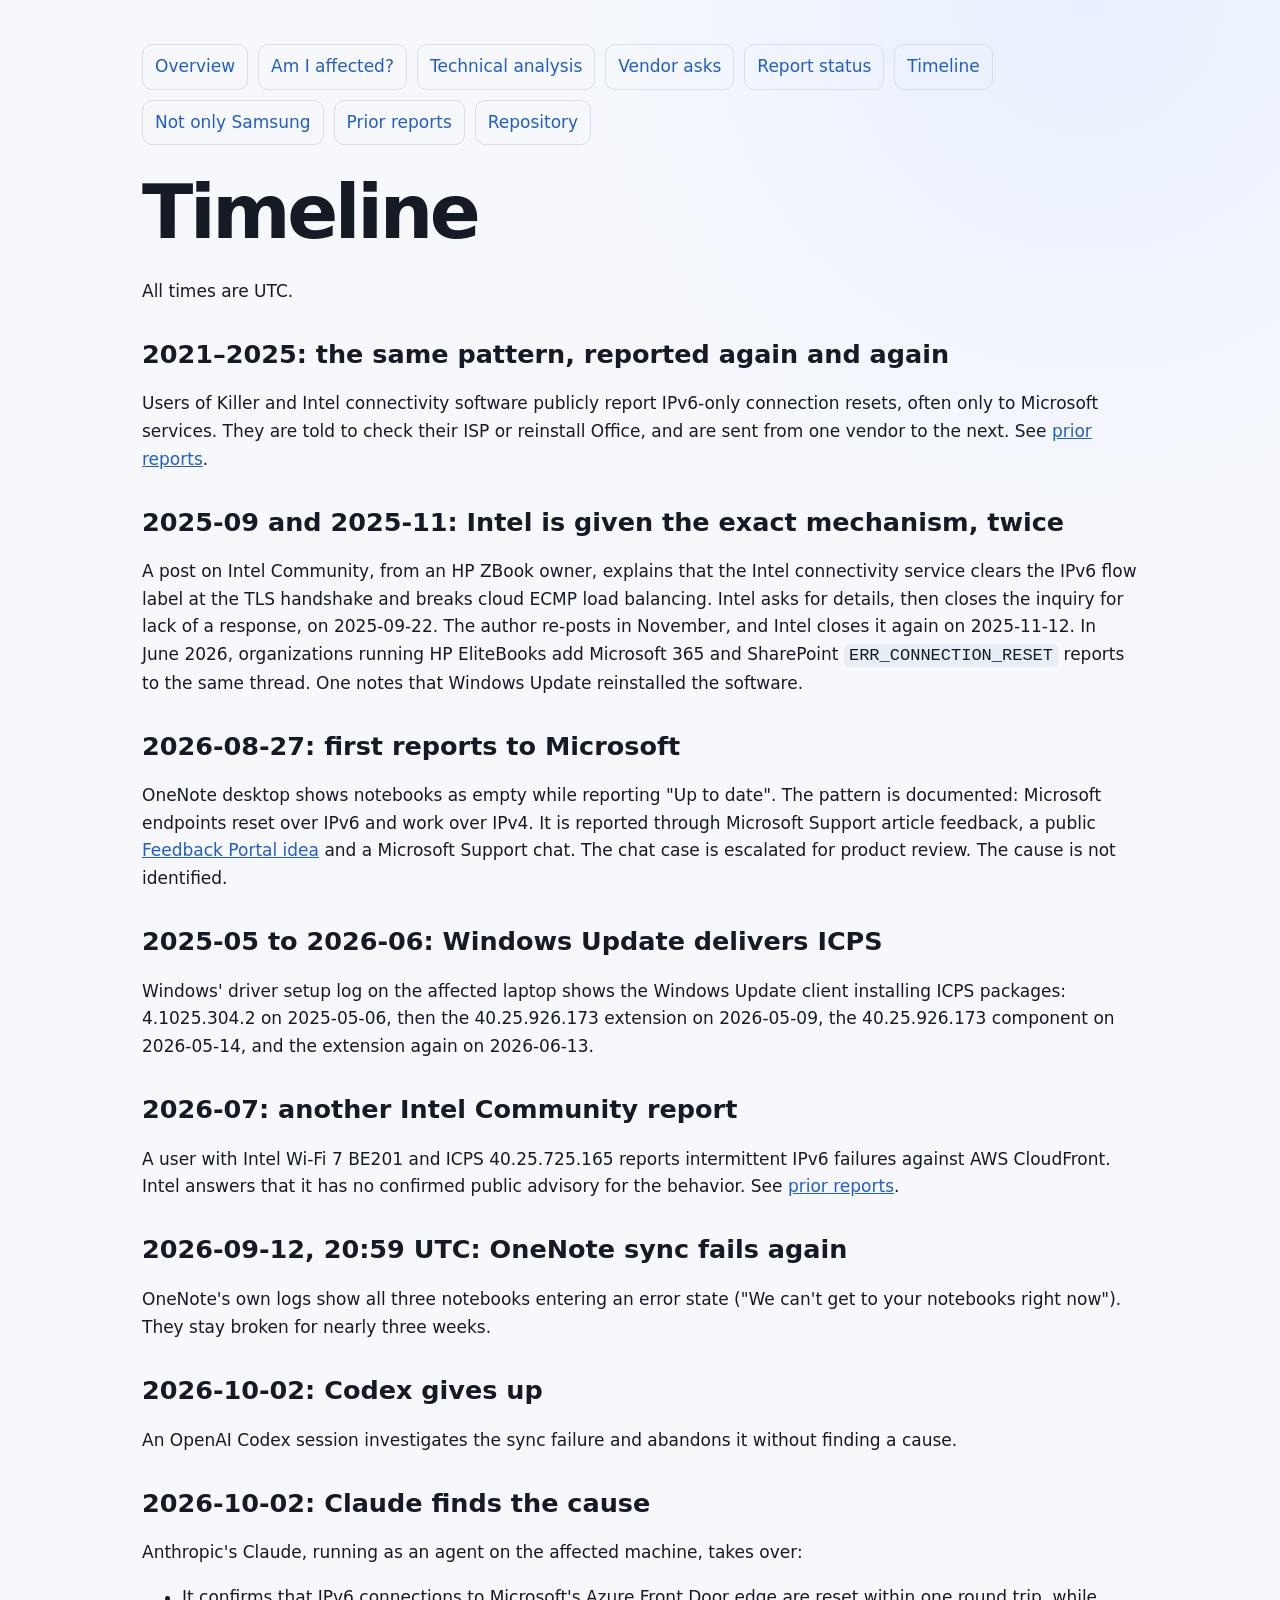
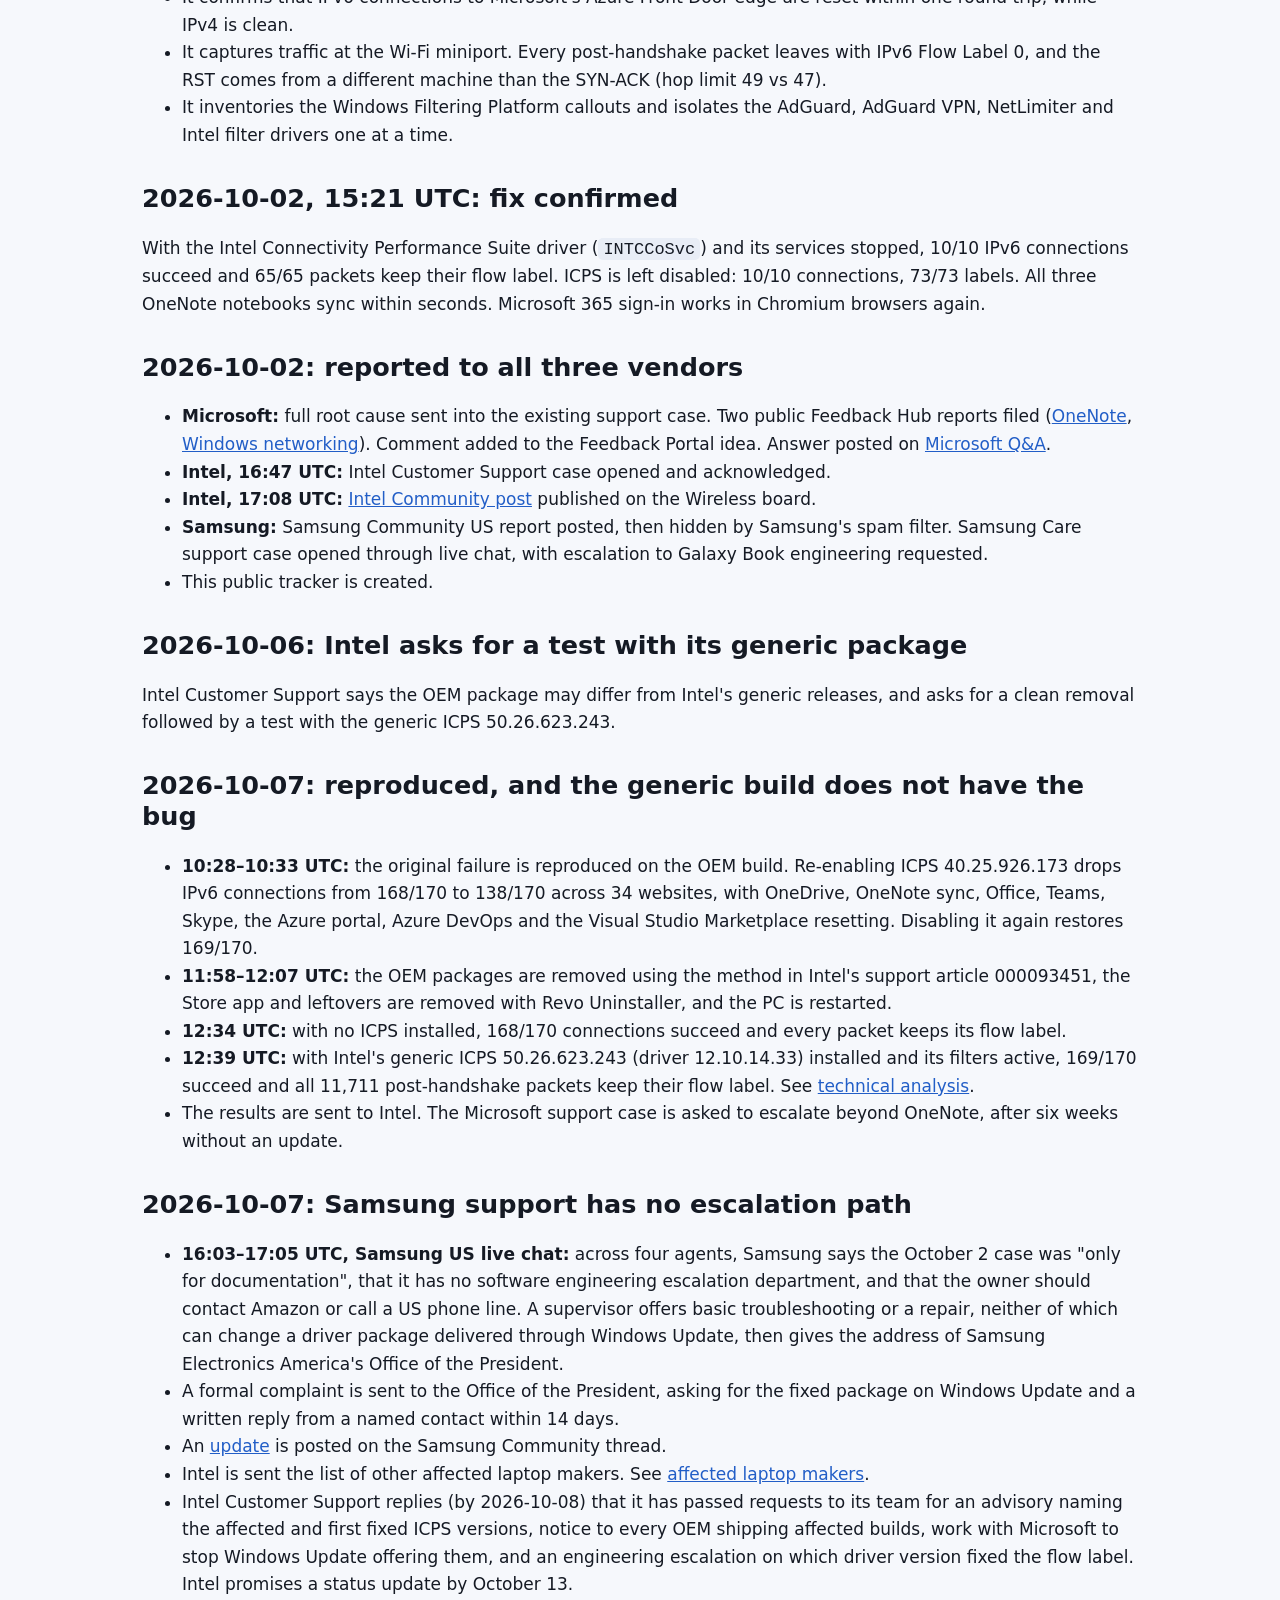
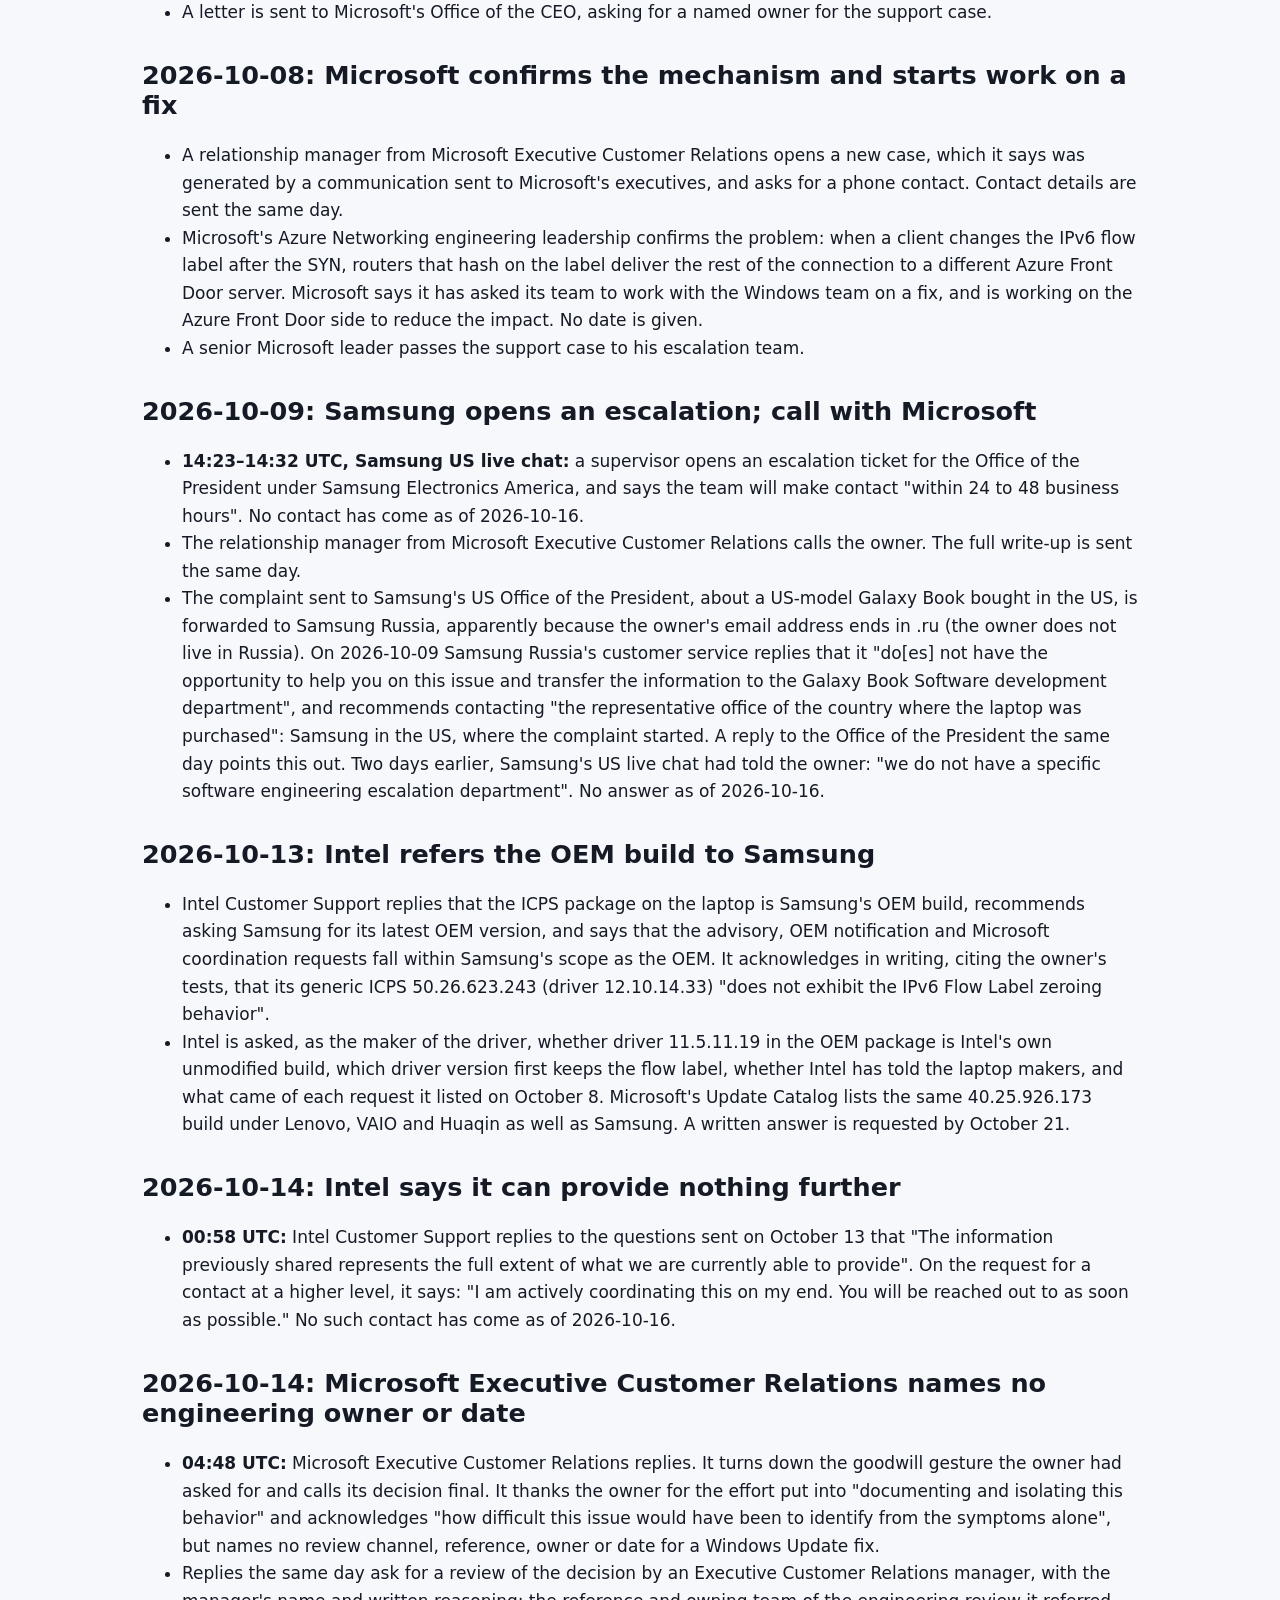
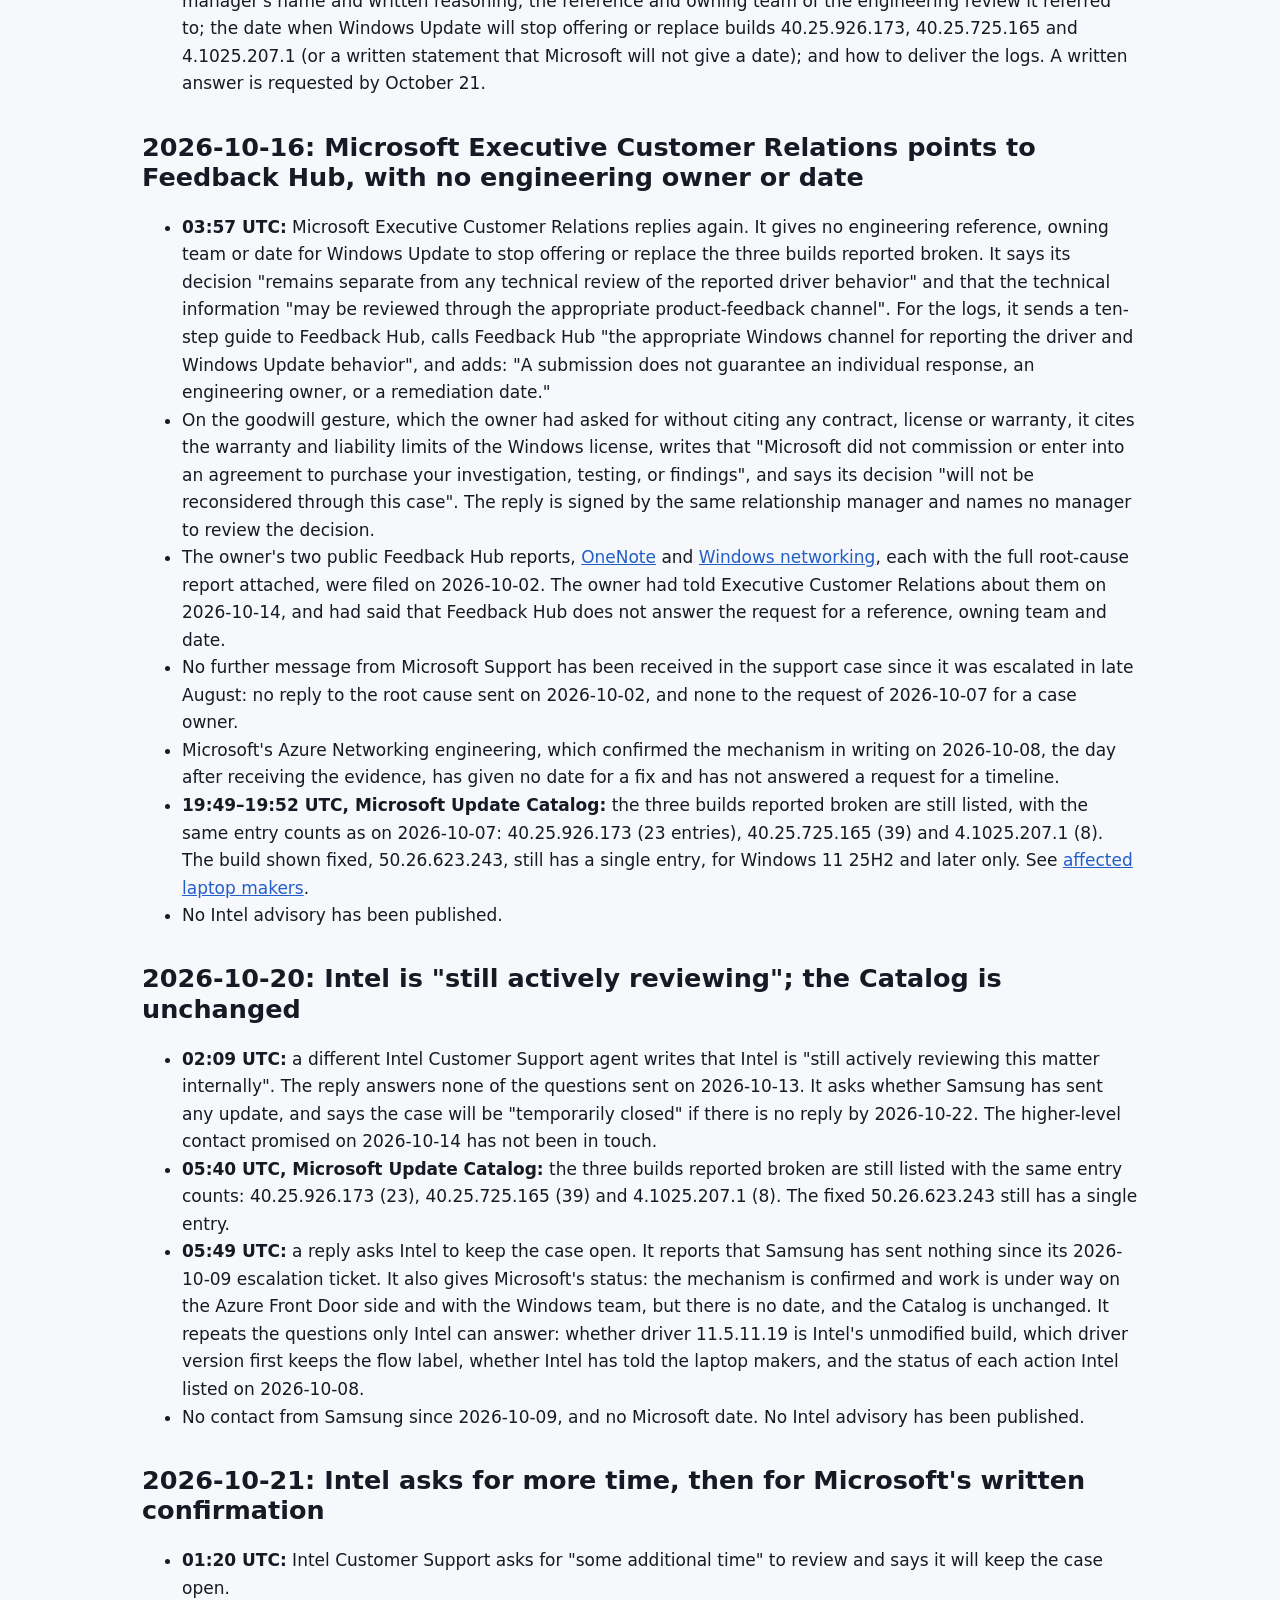
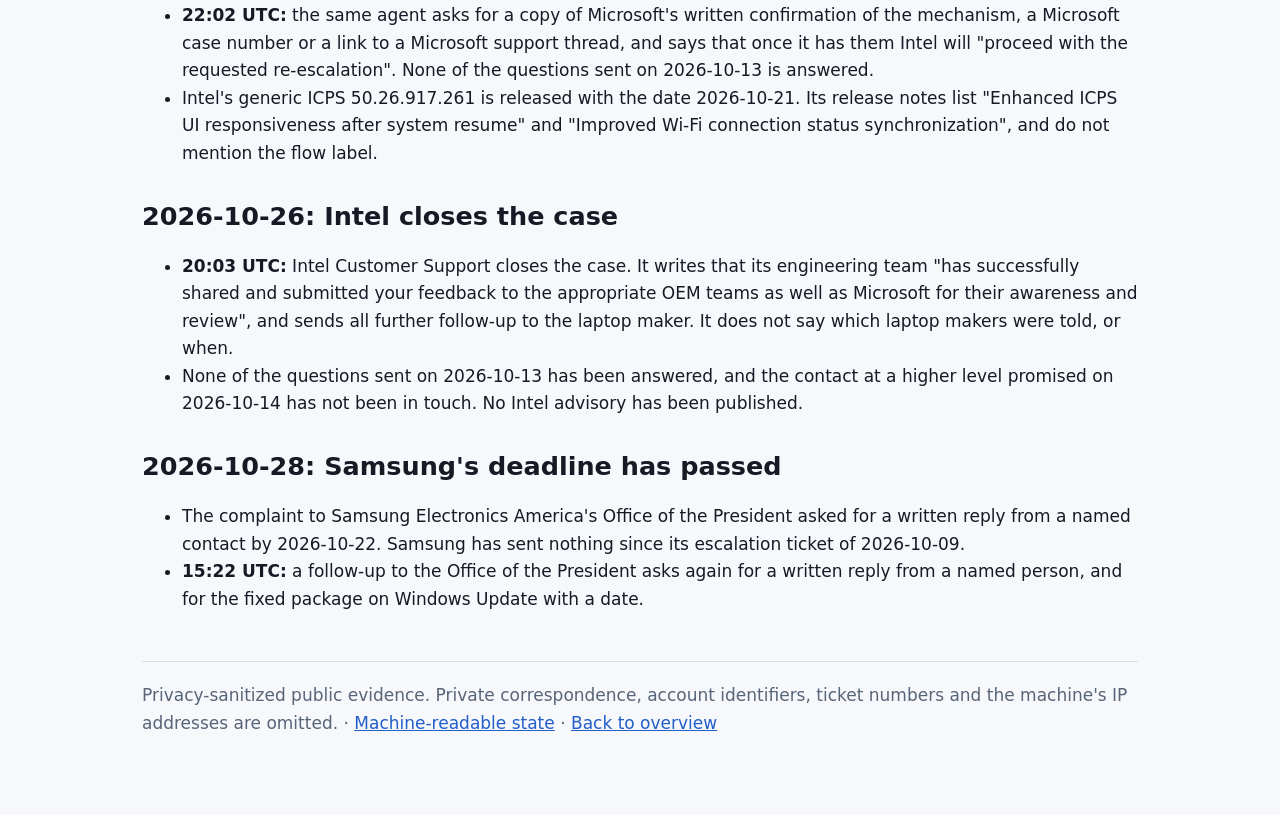
<file: timeline.html>
<!doctype html>
<html lang="en">
<head>
  <meta charset="utf-8">
  <meta name="viewport" content="width=device-width,initial-scale=1">
  <title>Timeline · Intel ICPS IPv6 flow-label incident</title>
  <meta name="description" content="Dated timeline of the Intel ICPS IPv6 flow-label incident.">
  <meta name="robots" content="index, follow">
  <link rel="canonical" href="https://coolak.github.io/intel-icps-ipv6-flow-label-incident/timeline.html">
  <meta property="og:type" content="article">
  <meta property="og:site_name" content="Intel ICPS IPv6 flow-label incident">
  <meta property="og:title" content="Timeline">
  <meta property="og:description" content="Dated timeline of the Intel ICPS IPv6 flow-label incident.">
  <meta property="og:url" content="https://coolak.github.io/intel-icps-ipv6-flow-label-incident/timeline.html">
  <link rel="stylesheet" href="site.css">
</head>
<body><main>
<nav class="nav">
  <a href="./">Overview</a>
  <a href="workaround.html">Am I affected?</a>
  <a href="technical-analysis.html">Technical analysis</a>
  <a href="owner-action.html">Vendor asks</a>
  <a href="vendor-reports.html">Report status</a>
  <a href="timeline.html">Timeline</a>
  <a href="affected-oems.html">Not only Samsung</a>
  <a href="prior-reports.html">Prior reports</a>
  <a href="https://github.com/COOLak/intel-icps-ipv6-flow-label-incident">Repository</a>
</nav>
<div class="markdown-heading"><h1 class="heading-element">Timeline</h1><a id="user-content-timeline" class="anchor" aria-label="Permalink: Timeline" href="#timeline"><span aria-hidden="true" class="octicon octicon-link"></span></a></div>
<p>All times are UTC.</p>
<div class="markdown-heading"><h2 class="heading-element">2021–2025: the same pattern, reported again and again</h2><a id="user-content-20212025-the-same-pattern-reported-again-and-again" class="anchor" aria-label="Permalink: 2021–2025: the same pattern, reported again and again" href="#20212025-the-same-pattern-reported-again-and-again"><span aria-hidden="true" class="octicon octicon-link"></span></a></div>
<p>Users of Killer and Intel connectivity software publicly report IPv6-only connection resets, often only to Microsoft services. They are told to check their ISP or reinstall Office, and are sent from one vendor to the next. See <a href="prior-reports.html">prior reports</a>.</p>
<div class="markdown-heading"><h2 class="heading-element">2025-09 and 2025-11: Intel is given the exact mechanism, twice</h2><a id="user-content-2025-09-and-2025-11-intel-is-given-the-exact-mechanism-twice" class="anchor" aria-label="Permalink: 2025-09 and 2025-11: Intel is given the exact mechanism, twice" href="#2025-09-and-2025-11-intel-is-given-the-exact-mechanism-twice"><span aria-hidden="true" class="octicon octicon-link"></span></a></div>
<p>A post on Intel Community, from an HP ZBook owner, explains that the Intel connectivity service clears the IPv6 flow label at the TLS handshake and breaks cloud ECMP load balancing. Intel asks for details, then closes the inquiry for lack of a response, on 2025-09-22. The author re-posts in November, and Intel closes it again on 2025-11-12. In June 2026, organizations running HP EliteBooks add Microsoft 365 and SharePoint <code>ERR_CONNECTION_RESET</code> reports to the same thread. One notes that Windows Update reinstalled the software.</p>
<div class="markdown-heading"><h2 class="heading-element">2026-08-27: first reports to Microsoft</h2><a id="user-content-2026-08-27-first-reports-to-microsoft" class="anchor" aria-label="Permalink: 2026-08-27: first reports to Microsoft" href="#2026-08-27-first-reports-to-microsoft"><span aria-hidden="true" class="octicon octicon-link"></span></a></div>
<p>OneNote desktop shows notebooks as empty while reporting "Up to date". The pattern is documented: Microsoft endpoints reset over IPv6 and work over IPv4. It is reported through Microsoft Support article feedback, a public <a href="https://feedbackportal.microsoft.com/feedback/idea/dd326ebc-9da1-f111-85ce-7c1e529382f4" rel="nofollow">Feedback Portal idea</a> and a Microsoft Support chat. The chat case is escalated for product review. The cause is not identified.</p>
<div class="markdown-heading"><h2 class="heading-element">2025-05 to 2026-06: Windows Update delivers ICPS</h2><a id="user-content-2025-05-to-2026-06-windows-update-delivers-icps" class="anchor" aria-label="Permalink: 2025-05 to 2026-06: Windows Update delivers ICPS" href="#2025-05-to-2026-06-windows-update-delivers-icps"><span aria-hidden="true" class="octicon octicon-link"></span></a></div>
<p>Windows' driver setup log on the affected laptop shows the Windows Update client installing ICPS packages: 4.1025.304.2 on 2025-05-06, then the 40.25.926.173 extension on 2026-05-09, the 40.25.926.173 component on 2026-05-14, and the extension again on 2026-06-13.</p>
<div class="markdown-heading"><h2 class="heading-element">2026-07: another Intel Community report</h2><a id="user-content-2026-07-another-intel-community-report" class="anchor" aria-label="Permalink: 2026-07: another Intel Community report" href="#2026-07-another-intel-community-report"><span aria-hidden="true" class="octicon octicon-link"></span></a></div>
<p>A user with Intel Wi-Fi 7 BE201 and ICPS 40.25.725.165 reports intermittent IPv6 failures against AWS CloudFront. Intel answers that it has no confirmed public advisory for the behavior. See <a href="prior-reports.html">prior reports</a>.</p>
<div class="markdown-heading"><h2 class="heading-element">2026-09-12, 20:59 UTC: OneNote sync fails again</h2><a id="user-content-2026-09-12-2059-utc-onenote-sync-fails-again" class="anchor" aria-label="Permalink: 2026-09-12, 20:59 UTC: OneNote sync fails again" href="#2026-09-12-2059-utc-onenote-sync-fails-again"><span aria-hidden="true" class="octicon octicon-link"></span></a></div>
<p>OneNote's own logs show all three notebooks entering an error state ("We can't get to your notebooks right now"). They stay broken for nearly three weeks.</p>
<div class="markdown-heading"><h2 class="heading-element">2026-10-02: Codex gives up</h2><a id="user-content-2026-10-02-codex-gives-up" class="anchor" aria-label="Permalink: 2026-10-02: Codex gives up" href="#2026-10-02-codex-gives-up"><span aria-hidden="true" class="octicon octicon-link"></span></a></div>
<p>An OpenAI Codex session investigates the sync failure and abandons it without finding a cause.</p>
<div class="markdown-heading"><h2 class="heading-element">2026-10-02: Claude finds the cause</h2><a id="user-content-2026-10-02-claude-finds-the-cause" class="anchor" aria-label="Permalink: 2026-10-02: Claude finds the cause" href="#2026-10-02-claude-finds-the-cause"><span aria-hidden="true" class="octicon octicon-link"></span></a></div>
<p>Anthropic's Claude, running as an agent on the affected machine, takes over:</p>
<ul>
<li>It confirms that IPv6 connections to Microsoft's Azure Front Door edge are reset within one round trip, while IPv4 is clean.</li>
<li>It captures traffic at the Wi-Fi miniport. Every post-handshake packet leaves with IPv6 Flow Label 0, and the RST comes from a different machine than the SYN-ACK (hop limit 49 vs 47).</li>
<li>It inventories the Windows Filtering Platform callouts and isolates the AdGuard, AdGuard VPN, NetLimiter and Intel filter drivers one at a time.</li>
</ul>
<div class="markdown-heading"><h2 class="heading-element">2026-10-02, 15:21 UTC: fix confirmed</h2><a id="user-content-2026-10-02-1521-utc-fix-confirmed" class="anchor" aria-label="Permalink: 2026-10-02, 15:21 UTC: fix confirmed" href="#2026-10-02-1521-utc-fix-confirmed"><span aria-hidden="true" class="octicon octicon-link"></span></a></div>
<p>With the Intel Connectivity Performance Suite driver (<code>INTCCoSvc</code>) and its services stopped, 10/10 IPv6 connections succeed and 65/65 packets keep their flow label. ICPS is left disabled: 10/10 connections, 73/73 labels. All three OneNote notebooks sync within seconds. Microsoft 365 sign-in works in Chromium browsers again.</p>
<div class="markdown-heading"><h2 class="heading-element">2026-10-02: reported to all three vendors</h2><a id="user-content-2026-10-02-reported-to-all-three-vendors" class="anchor" aria-label="Permalink: 2026-10-02: reported to all three vendors" href="#2026-10-02-reported-to-all-three-vendors"><span aria-hidden="true" class="octicon octicon-link"></span></a></div>
<ul>
<li>
<strong>Microsoft:</strong> full root cause sent into the existing support case. Two public Feedback Hub reports filed (<a href="https://aka.ms/AA13q37q" rel="nofollow">OneNote</a>, <a href="https://aka.ms/AA13q37r" rel="nofollow">Windows networking</a>). Comment added to the Feedback Portal idea. Answer posted on <a href="https://learn.microsoft.com/en-us/answers/questions/5682454/onenote-sync-says-up-to-date-on-old-pc-but-noteboo" rel="nofollow">Microsoft Q&amp;A</a>.</li>
<li>
<strong>Intel, 16:47 UTC:</strong> Intel Customer Support case opened and acknowledged.</li>
<li>
<strong>Intel, 17:08 UTC:</strong> <a href="https://community.intel.com/t5/Wireless/Intel-ICPS-driver-zeroes-IPv6-Flow-Label-mid-connection-breaking/m-p/1760647" rel="nofollow">Intel Community post</a> published on the Wireless board.</li>
<li>
<strong>Samsung:</strong> Samsung Community US report posted, then hidden by Samsung's spam filter. Samsung Care support case opened through live chat, with escalation to Galaxy Book engineering requested.</li>
<li>This public tracker is created.</li>
</ul>
<div class="markdown-heading"><h2 class="heading-element">2026-10-06: Intel asks for a test with its generic package</h2><a id="user-content-2026-10-06-intel-asks-for-a-test-with-its-generic-package" class="anchor" aria-label="Permalink: 2026-10-06: Intel asks for a test with its generic package" href="#2026-10-06-intel-asks-for-a-test-with-its-generic-package"><span aria-hidden="true" class="octicon octicon-link"></span></a></div>
<p>Intel Customer Support says the OEM package may differ from Intel's generic releases, and asks for a clean removal followed by a test with the generic ICPS 50.26.623.243.</p>
<div class="markdown-heading"><h2 class="heading-element">2026-10-07: reproduced, and the generic build does not have the bug</h2><a id="user-content-2026-10-07-reproduced-and-the-generic-build-does-not-have-the-bug" class="anchor" aria-label="Permalink: 2026-10-07: reproduced, and the generic build does not have the bug" href="#2026-10-07-reproduced-and-the-generic-build-does-not-have-the-bug"><span aria-hidden="true" class="octicon octicon-link"></span></a></div>
<ul>
<li>
<strong>10:28–10:33 UTC:</strong> the original failure is reproduced on the OEM build. Re-enabling ICPS 40.25.926.173 drops IPv6 connections from 168/170 to 138/170 across 34 websites, with OneDrive, OneNote sync, Office, Teams, Skype, the Azure portal, Azure DevOps and the Visual Studio Marketplace resetting. Disabling it again restores 169/170.</li>
<li>
<strong>11:58–12:07 UTC:</strong> the OEM packages are removed using the method in Intel's support article 000093451, the Store app and leftovers are removed with Revo Uninstaller, and the PC is restarted.</li>
<li>
<strong>12:34 UTC:</strong> with no ICPS installed, 168/170 connections succeed and every packet keeps its flow label.</li>
<li>
<strong>12:39 UTC:</strong> with Intel's generic ICPS 50.26.623.243 (driver 12.10.14.33) installed and its filters active, 169/170 succeed and all 11,711 post-handshake packets keep their flow label. See <a href="technical-analysis.html#october-7-reproduced-again-and-intels-generic-build-does-not-have-the-bug">technical analysis</a>.</li>
<li>The results are sent to Intel. The Microsoft support case is asked to escalate beyond OneNote, after six weeks without an update.</li>
</ul>
<div class="markdown-heading"><h2 class="heading-element">2026-10-07: Samsung support has no escalation path</h2><a id="user-content-2026-10-07-samsung-support-has-no-escalation-path" class="anchor" aria-label="Permalink: 2026-10-07: Samsung support has no escalation path" href="#2026-10-07-samsung-support-has-no-escalation-path"><span aria-hidden="true" class="octicon octicon-link"></span></a></div>
<ul>
<li>
<strong>16:03–17:05 UTC, Samsung US live chat:</strong> across four agents, Samsung says the October 2 case was "only for documentation", that it has no software engineering escalation department, and that the owner should contact Amazon or call a US phone line. A supervisor offers basic troubleshooting or a repair, neither of which can change a driver package delivered through Windows Update, then gives the address of Samsung Electronics America's Office of the President.</li>
<li>A formal complaint is sent to the Office of the President, asking for the fixed package on Windows Update and a written reply from a named contact within 14 days.</li>
<li>An <a href="https://us.community.samsung.com/t5/Computers/Galaxy-Book-ships-Intel-software-that-breaks-IPv6-networking-and/m-p/3683502/highlight/true#M14838" rel="nofollow">update</a> is posted on the Samsung Community thread.</li>
<li>Intel is sent the list of other affected laptop makers. See <a href="affected-oems.html">affected laptop makers</a>.</li>
<li>Intel Customer Support replies (by 2026-10-08) that it has passed requests to its team for an advisory naming the affected and first fixed ICPS versions, notice to every OEM shipping affected builds, work with Microsoft to stop Windows Update offering them, and an engineering escalation on which driver version fixed the flow label. Intel promises a status update by October 13.</li>
<li>A letter is sent to Microsoft's Office of the CEO, asking for a named owner for the support case.</li>
</ul>
<div class="markdown-heading"><h2 class="heading-element">2026-10-08: Microsoft confirms the mechanism and starts work on a fix</h2><a id="user-content-2026-10-08-microsoft-confirms-the-mechanism-and-starts-work-on-a-fix" class="anchor" aria-label="Permalink: 2026-10-08: Microsoft confirms the mechanism and starts work on a fix" href="#2026-10-08-microsoft-confirms-the-mechanism-and-starts-work-on-a-fix"><span aria-hidden="true" class="octicon octicon-link"></span></a></div>
<ul>
<li>A relationship manager from Microsoft Executive Customer Relations opens a new case, which it says was generated by a communication sent to Microsoft's executives, and asks for a phone contact. Contact details are sent the same day.</li>
<li>Microsoft's Azure Networking engineering leadership confirms the problem: when a client changes the IPv6 flow label after the SYN, routers that hash on the label deliver the rest of the connection to a different Azure Front Door server. Microsoft says it has asked its team to work with the Windows team on a fix, and is working on the Azure Front Door side to reduce the impact. No date is given.</li>
<li>A senior Microsoft leader passes the support case to his escalation team.</li>
</ul>
<div class="markdown-heading"><h2 class="heading-element">2026-10-09: Samsung opens an escalation; call with Microsoft</h2><a id="user-content-2026-10-09-samsung-opens-an-escalation-call-with-microsoft" class="anchor" aria-label="Permalink: 2026-10-09: Samsung opens an escalation; call with Microsoft" href="#2026-10-09-samsung-opens-an-escalation-call-with-microsoft"><span aria-hidden="true" class="octicon octicon-link"></span></a></div>
<ul>
<li>
<strong>14:23–14:32 UTC, Samsung US live chat:</strong> a supervisor opens an escalation ticket for the Office of the President under Samsung Electronics America, and says the team will make contact "within 24 to 48 business hours". No contact has come as of 2026-10-16.</li>
<li>The relationship manager from Microsoft Executive Customer Relations calls the owner. The full write-up is sent the same day.</li>
<li>The complaint sent to Samsung's US Office of the President, about a US-model Galaxy Book bought in the US, is forwarded to Samsung Russia, apparently because the owner's email address ends in .ru (the owner does not live in Russia). On 2026-10-09 Samsung Russia's customer service replies that it "do[es] not have the opportunity to help you on this issue and transfer the information to the Galaxy Book Software development department", and recommends contacting "the representative office of the country where the laptop was purchased": Samsung in the US, where the complaint started. A reply to the Office of the President the same day points this out. Two days earlier, Samsung's US live chat had told the owner: "we do not have a specific software engineering escalation department". No answer as of 2026-10-16.</li>
</ul>
<div class="markdown-heading"><h2 class="heading-element">2026-10-13: Intel refers the OEM build to Samsung</h2><a id="user-content-2026-10-13-intel-refers-the-oem-build-to-samsung" class="anchor" aria-label="Permalink: 2026-10-13: Intel refers the OEM build to Samsung" href="#2026-10-13-intel-refers-the-oem-build-to-samsung"><span aria-hidden="true" class="octicon octicon-link"></span></a></div>
<ul>
<li>Intel Customer Support replies that the ICPS package on the laptop is Samsung's OEM build, recommends asking Samsung for its latest OEM version, and says that the advisory, OEM notification and Microsoft coordination requests fall within Samsung's scope as the OEM. It acknowledges in writing, citing the owner's tests, that its generic ICPS 50.26.623.243 (driver 12.10.14.33) "does not exhibit the IPv6 Flow Label zeroing behavior".</li>
<li>Intel is asked, as the maker of the driver, whether driver 11.5.11.19 in the OEM package is Intel's own unmodified build, which driver version first keeps the flow label, whether Intel has told the laptop makers, and what came of each request it listed on October 8. Microsoft's Update Catalog lists the same 40.25.926.173 build under Lenovo, VAIO and Huaqin as well as Samsung. A written answer is requested by October 21.</li>
</ul>
<div class="markdown-heading"><h2 class="heading-element">2026-10-14: Intel says it can provide nothing further</h2><a id="user-content-2026-10-14-intel-says-it-can-provide-nothing-further" class="anchor" aria-label="Permalink: 2026-10-14: Intel says it can provide nothing further" href="#2026-10-14-intel-says-it-can-provide-nothing-further"><span aria-hidden="true" class="octicon octicon-link"></span></a></div>
<ul>
<li>
<strong>00:58 UTC:</strong> Intel Customer Support replies to the questions sent on October 13 that "The information previously shared represents the full extent of what we are currently able to provide". On the request for a contact at a higher level, it says: "I am actively coordinating this on my end. You will be reached out to as soon as possible." No such contact has come as of 2026-10-16.</li>
</ul>
<div class="markdown-heading"><h2 class="heading-element">2026-10-14: Microsoft Executive Customer Relations names no engineering owner or date</h2><a id="user-content-2026-10-14-microsoft-executive-customer-relations-names-no-engineering-owner-or-date" class="anchor" aria-label="Permalink: 2026-10-14: Microsoft Executive Customer Relations names no engineering owner or date" href="#2026-10-14-microsoft-executive-customer-relations-names-no-engineering-owner-or-date"><span aria-hidden="true" class="octicon octicon-link"></span></a></div>
<ul>
<li>
<strong>04:48 UTC:</strong> Microsoft Executive Customer Relations replies. It turns down the goodwill gesture the owner had asked for and calls its decision final. It thanks the owner for the effort put into "documenting and isolating this behavior" and acknowledges "how difficult this issue would have been to identify from the symptoms alone", but names no review channel, reference, owner or date for a Windows Update fix.</li>
<li>Replies the same day ask for a review of the decision by an Executive Customer Relations manager, with the manager's name and written reasoning; the reference and owning team of the engineering review it referred to; the date when Windows Update will stop offering or replace builds 40.25.926.173, 40.25.725.165 and 4.1025.207.1 (or a written statement that Microsoft will not give a date); and how to deliver the logs. A written answer is requested by October 21.</li>
</ul>
<div class="markdown-heading"><h2 class="heading-element">2026-10-16: Microsoft Executive Customer Relations points to Feedback Hub, with no engineering owner or date</h2><a id="user-content-2026-10-16-microsoft-executive-customer-relations-points-to-feedback-hub-with-no-engineering-owner-or-date" class="anchor" aria-label="Permalink: 2026-10-16: Microsoft Executive Customer Relations points to Feedback Hub, with no engineering owner or date" href="#2026-10-16-microsoft-executive-customer-relations-points-to-feedback-hub-with-no-engineering-owner-or-date"><span aria-hidden="true" class="octicon octicon-link"></span></a></div>
<ul>
<li>
<strong>03:57 UTC:</strong> Microsoft Executive Customer Relations replies again. It gives no engineering reference, owning team or date for Windows Update to stop offering or replace the three builds reported broken. It says its decision "remains separate from any technical review of the reported driver behavior" and that the technical information "may be reviewed through the appropriate product-feedback channel". For the logs, it sends a ten-step guide to Feedback Hub, calls Feedback Hub "the appropriate Windows channel for reporting the driver and Windows Update behavior", and adds: "A submission does not guarantee an individual response, an engineering owner, or a remediation date."</li>
<li>On the goodwill gesture, which the owner had asked for without citing any contract, license or warranty, it cites the warranty and liability limits of the Windows license, writes that "Microsoft did not commission or enter into an agreement to purchase your investigation, testing, or findings", and says its decision "will not be reconsidered through this case". The reply is signed by the same relationship manager and names no manager to review the decision.</li>
<li>The owner's two public Feedback Hub reports, <a href="https://aka.ms/AA13q37q" rel="nofollow">OneNote</a> and <a href="https://aka.ms/AA13q37r" rel="nofollow">Windows networking</a>, each with the full root-cause report attached, were filed on 2026-10-02. The owner had told Executive Customer Relations about them on 2026-10-14, and had said that Feedback Hub does not answer the request for a reference, owning team and date.</li>
<li>No further message from Microsoft Support has been received in the support case since it was escalated in late August: no reply to the root cause sent on 2026-10-02, and none to the request of 2026-10-07 for a case owner.</li>
<li>Microsoft's Azure Networking engineering, which confirmed the mechanism in writing on 2026-10-08, the day after receiving the evidence, has given no date for a fix and has not answered a request for a timeline.</li>
<li>
<strong>19:49–19:52 UTC, Microsoft Update Catalog:</strong> the three builds reported broken are still listed, with the same entry counts as on 2026-10-07: 40.25.926.173 (23 entries), 40.25.725.165 (39) and 4.1025.207.1 (8). The build shown fixed, 50.26.623.243, still has a single entry, for Windows 11 25H2 and later only. See <a href="affected-oems.html">affected laptop makers</a>.</li>
<li>No Intel advisory has been published.</li>
</ul>
<div class="markdown-heading"><h2 class="heading-element">2026-10-20: Intel is "still actively reviewing"; the Catalog is unchanged</h2><a id="user-content-2026-10-20-intel-is-still-actively-reviewing-the-catalog-is-unchanged" class="anchor" aria-label="Permalink: 2026-10-20: Intel is &quot;still actively reviewing&quot;; the Catalog is unchanged" href="#2026-10-20-intel-is-still-actively-reviewing-the-catalog-is-unchanged"><span aria-hidden="true" class="octicon octicon-link"></span></a></div>
<ul>
<li>
<strong>02:09 UTC:</strong> a different Intel Customer Support agent writes that Intel is "still actively reviewing this matter internally". The reply answers none of the questions sent on 2026-10-13. It asks whether Samsung has sent any update, and says the case will be "temporarily closed" if there is no reply by 2026-10-22. The higher-level contact promised on 2026-10-14 has not been in touch.</li>
<li>
<strong>05:40 UTC, Microsoft Update Catalog:</strong> the three builds reported broken are still listed with the same entry counts: 40.25.926.173 (23), 40.25.725.165 (39) and 4.1025.207.1 (8). The fixed 50.26.623.243 still has a single entry.</li>
<li>
<strong>05:49 UTC:</strong> a reply asks Intel to keep the case open. It reports that Samsung has sent nothing since its 2026-10-09 escalation ticket. It also gives Microsoft's status: the mechanism is confirmed and work is under way on the Azure Front Door side and with the Windows team, but there is no date, and the Catalog is unchanged. It repeats the questions only Intel can answer: whether driver 11.5.11.19 is Intel's unmodified build, which driver version first keeps the flow label, whether Intel has told the laptop makers, and the status of each action Intel listed on 2026-10-08.</li>
<li>No contact from Samsung since 2026-10-09, and no Microsoft date. No Intel advisory has been published.</li>
</ul>
<div class="markdown-heading"><h2 class="heading-element">2026-10-21: Intel asks for more time, then for Microsoft's written confirmation</h2><a id="user-content-2026-10-21-intel-asks-for-more-time-then-for-microsofts-written-confirmation" class="anchor" aria-label="Permalink: 2026-10-21: Intel asks for more time, then for Microsoft's written confirmation" href="#2026-10-21-intel-asks-for-more-time-then-for-microsofts-written-confirmation"><span aria-hidden="true" class="octicon octicon-link"></span></a></div>
<ul>
<li>
<strong>01:20 UTC:</strong> Intel Customer Support asks for "some additional time" to review and says it will keep the case open.</li>
<li>
<strong>22:02 UTC:</strong> the same agent asks for a copy of Microsoft's written confirmation of the mechanism, a Microsoft case number or a link to a Microsoft support thread, and says that once it has them Intel will "proceed with the requested re-escalation". None of the questions sent on 2026-10-13 is answered.</li>
<li>Intel's generic ICPS 50.26.917.261 is released with the date 2026-10-21. Its release notes list "Enhanced ICPS UI responsiveness after system resume" and "Improved Wi-Fi connection status synchronization", and do not mention the flow label.</li>
</ul>
<div class="markdown-heading"><h2 class="heading-element">2026-10-26: Intel closes the case</h2><a id="user-content-2026-10-26-intel-closes-the-case" class="anchor" aria-label="Permalink: 2026-10-26: Intel closes the case" href="#2026-10-26-intel-closes-the-case"><span aria-hidden="true" class="octicon octicon-link"></span></a></div>
<ul>
<li>
<strong>20:03 UTC:</strong> Intel Customer Support closes the case. It writes that its engineering team "has successfully shared and submitted your feedback to the appropriate OEM teams as well as Microsoft for their awareness and review", and sends all further follow-up to the laptop maker. It does not say which laptop makers were told, or when.</li>
<li>None of the questions sent on 2026-10-13 has been answered, and the contact at a higher level promised on 2026-10-14 has not been in touch. No Intel advisory has been published.</li>
</ul>
<div class="markdown-heading"><h2 class="heading-element">2026-10-28: Samsung's deadline has passed</h2><a id="user-content-2026-10-28-samsungs-deadline-has-passed" class="anchor" aria-label="Permalink: 2026-10-28: Samsung's deadline has passed" href="#2026-10-28-samsungs-deadline-has-passed"><span aria-hidden="true" class="octicon octicon-link"></span></a></div>
<ul>
<li>The complaint to Samsung Electronics America's Office of the President asked for a written reply from a named contact by 2026-10-22. Samsung has sent nothing since its escalation ticket of 2026-10-09.</li>
<li>
<strong>15:22 UTC:</strong> a follow-up to the Office of the President asks again for a written reply from a named person, and for the fixed package on Windows Update with a date.</li>
</ul>
<footer>Privacy-sanitized public evidence. Private correspondence, account identifiers, ticket numbers and the machine's IP addresses are omitted. · <a href="incident-state.json">Machine-readable state</a> · <a href="./">Back to overview</a></footer>
</main></body>
</html>
</file>
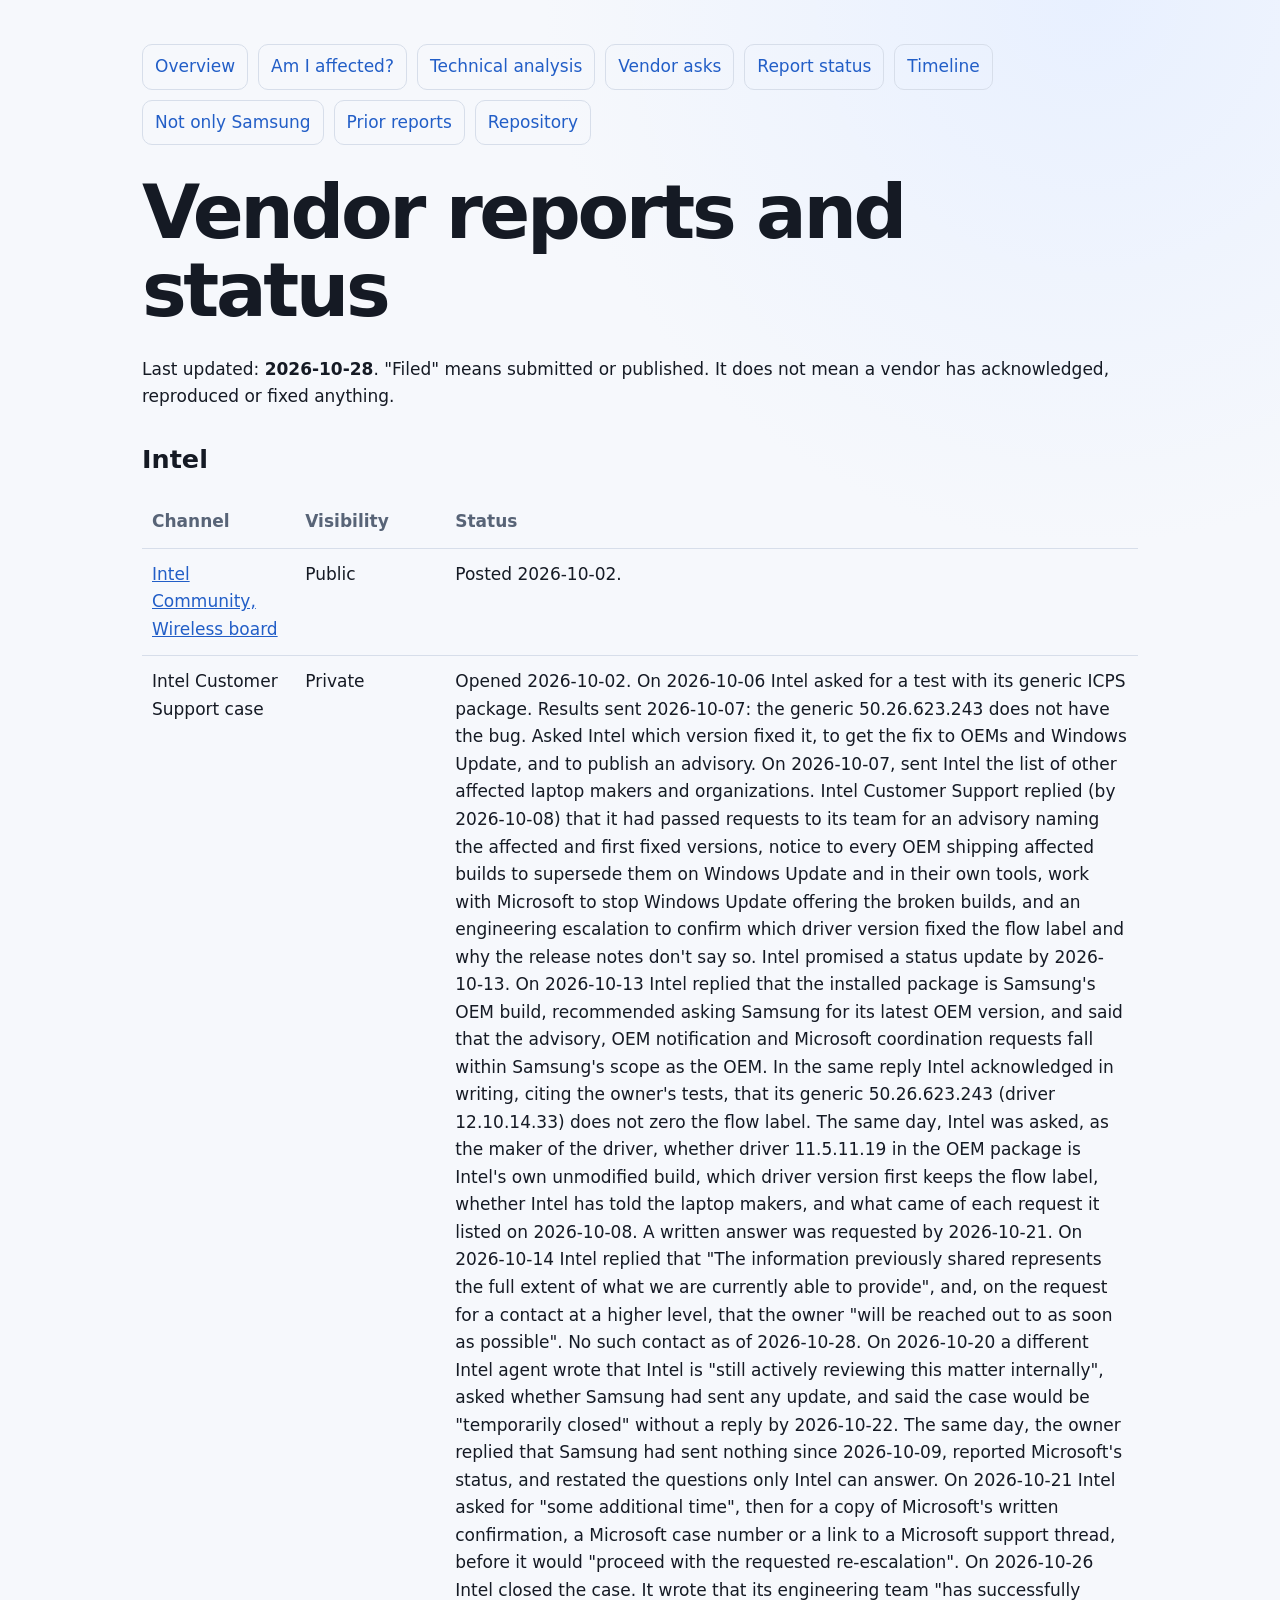
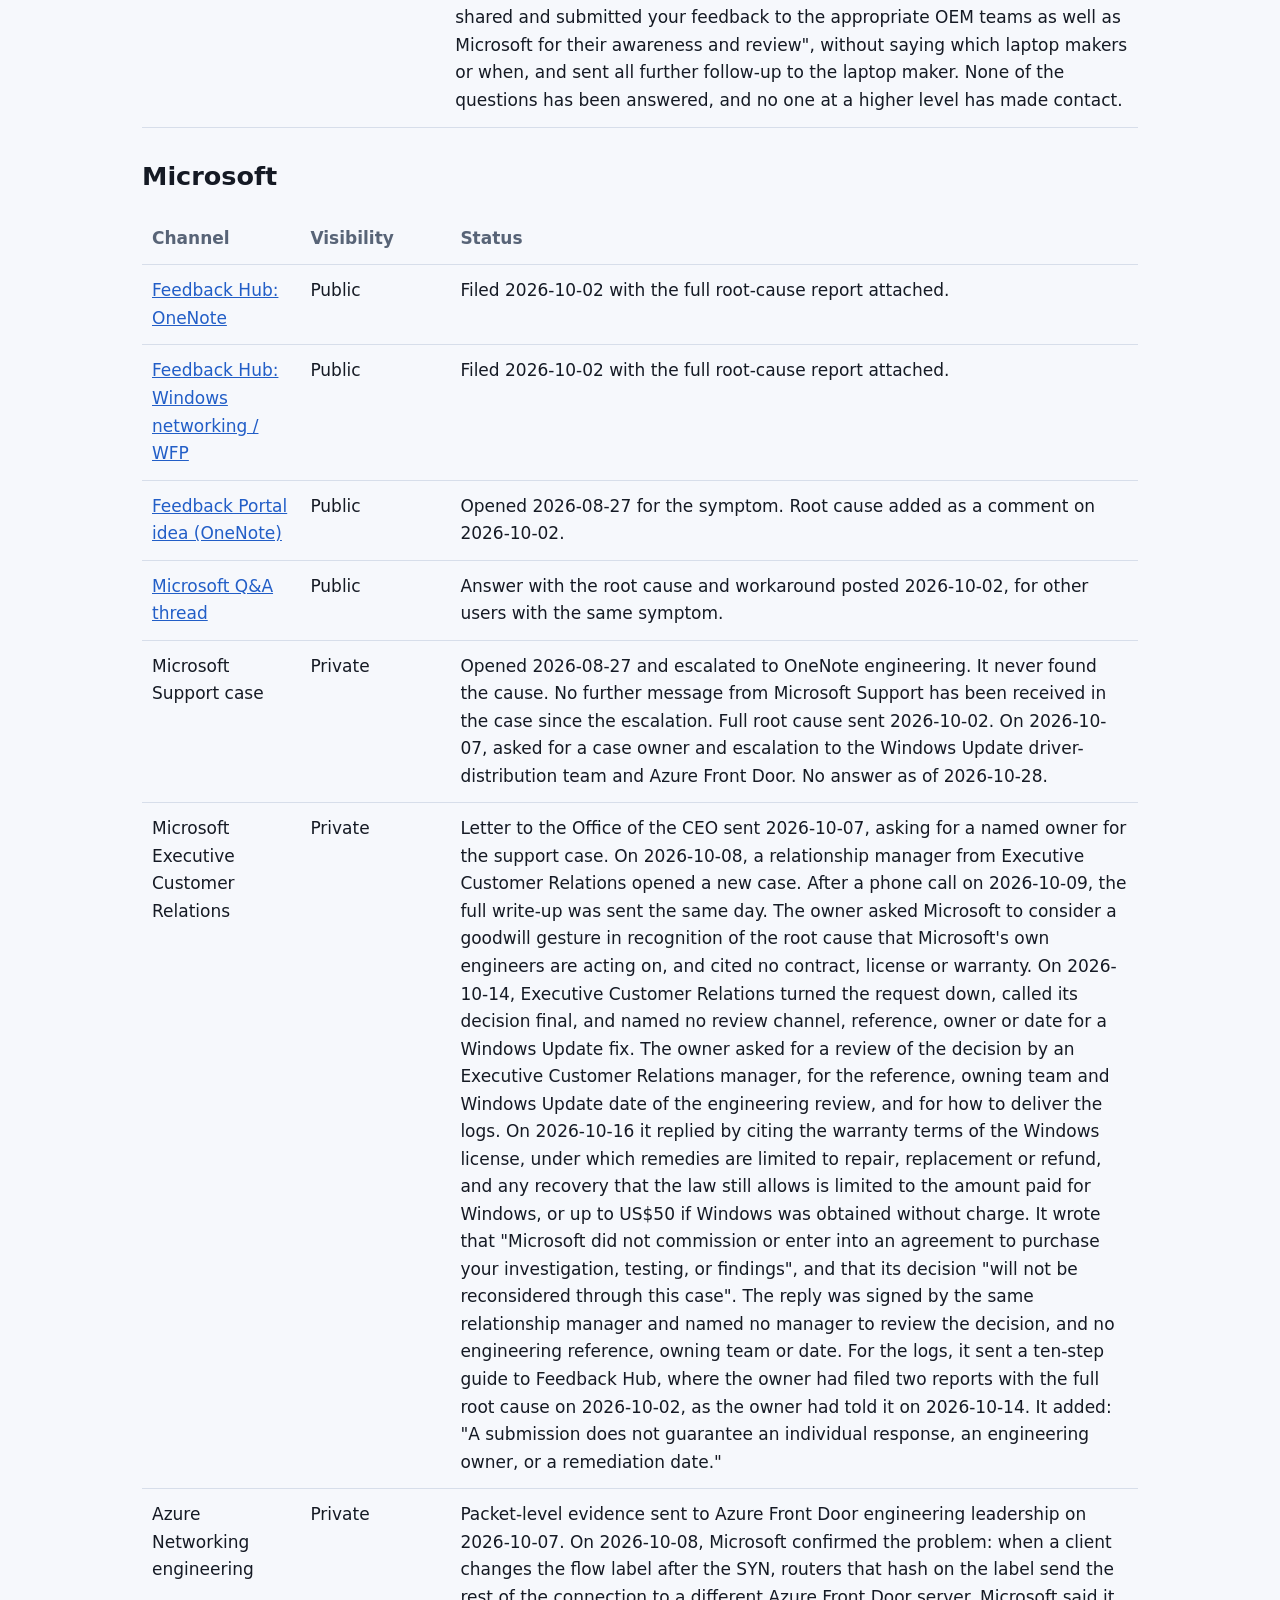
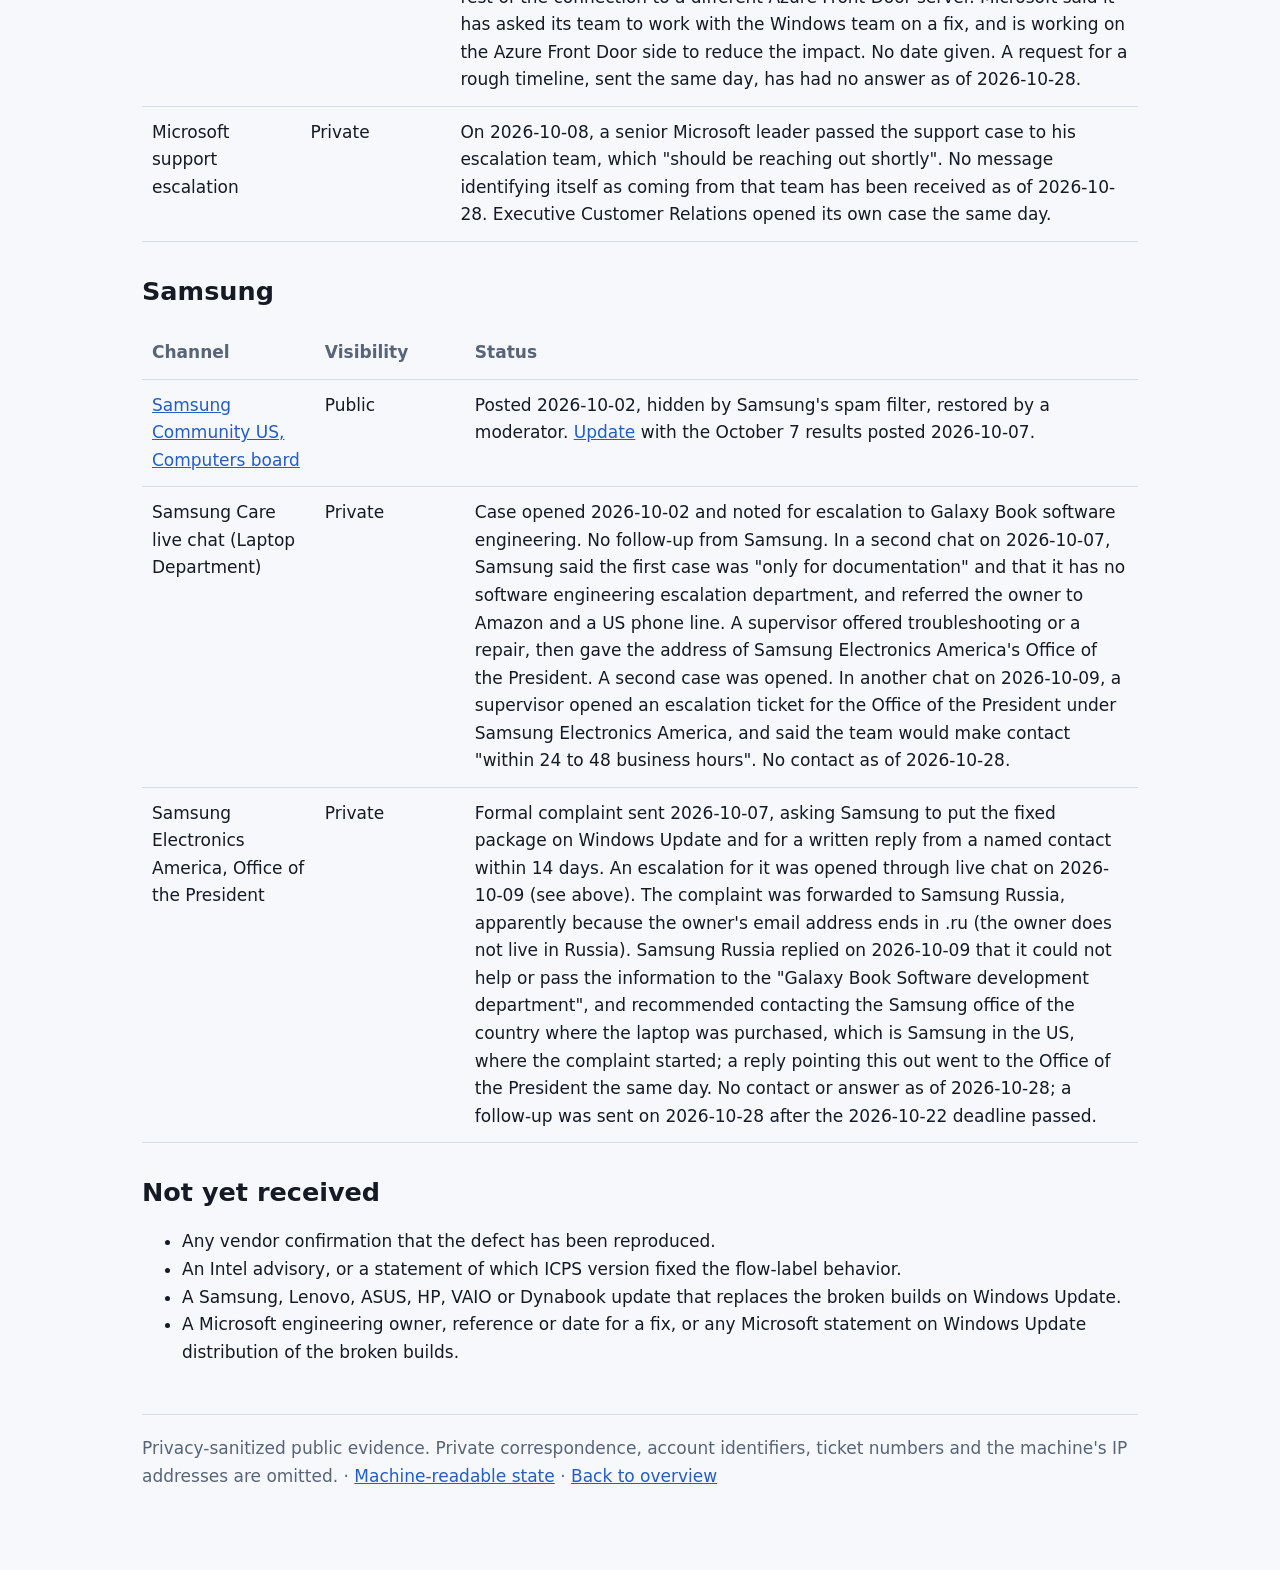
<file: vendor-reports.html>
<!doctype html>
<html lang="en">
<head>
  <meta charset="utf-8">
  <meta name="viewport" content="width=device-width,initial-scale=1">
  <title>Vendor reports and status · Intel ICPS IPv6 flow-label incident</title>
  <meta name="description" content="Where the Intel ICPS IPv6 flow-label defect has been reported, and the status of each report.">
  <meta name="robots" content="index, follow">
  <link rel="canonical" href="https://coolak.github.io/intel-icps-ipv6-flow-label-incident/vendor-reports.html">
  <meta property="og:type" content="article">
  <meta property="og:site_name" content="Intel ICPS IPv6 flow-label incident">
  <meta property="og:title" content="Vendor reports and status">
  <meta property="og:description" content="Where the Intel ICPS IPv6 flow-label defect has been reported, and the status of each report.">
  <meta property="og:url" content="https://coolak.github.io/intel-icps-ipv6-flow-label-incident/vendor-reports.html">
  <link rel="stylesheet" href="site.css">
</head>
<body><main>
<nav class="nav">
  <a href="./">Overview</a>
  <a href="workaround.html">Am I affected?</a>
  <a href="technical-analysis.html">Technical analysis</a>
  <a href="owner-action.html">Vendor asks</a>
  <a href="vendor-reports.html">Report status</a>
  <a href="timeline.html">Timeline</a>
  <a href="affected-oems.html">Not only Samsung</a>
  <a href="prior-reports.html">Prior reports</a>
  <a href="https://github.com/COOLak/intel-icps-ipv6-flow-label-incident">Repository</a>
</nav>
<div class="markdown-heading"><h1 class="heading-element">Vendor reports and status</h1><a id="user-content-vendor-reports-and-status" class="anchor" aria-label="Permalink: Vendor reports and status" href="#vendor-reports-and-status"><span aria-hidden="true" class="octicon octicon-link"></span></a></div>
<p>Last updated: <strong>2026-10-28</strong>. "Filed" means submitted or published. It does not mean a vendor has acknowledged, reproduced or fixed anything.</p>
<div class="markdown-heading"><h2 class="heading-element">Intel</h2><a id="user-content-intel" class="anchor" aria-label="Permalink: Intel" href="#intel"><span aria-hidden="true" class="octicon octicon-link"></span></a></div>
<table>
<thead>
<tr>
<th>Channel</th>
<th>Visibility</th>
<th>Status</th>
</tr>
</thead>
<tbody>
<tr>
<td><a href="https://community.intel.com/t5/Wireless/Intel-ICPS-driver-zeroes-IPv6-Flow-Label-mid-connection-breaking/m-p/1760647" rel="nofollow">Intel Community, Wireless board</a></td>
<td>Public</td>
<td>Posted 2026-10-02.</td>
</tr>
<tr>
<td>Intel Customer Support case</td>
<td>Private</td>
<td>Opened 2026-10-02. On 2026-10-06 Intel asked for a test with its generic ICPS package. Results sent 2026-10-07: the generic 50.26.623.243 does not have the bug. Asked Intel which version fixed it, to get the fix to OEMs and Windows Update, and to publish an advisory. On 2026-10-07, sent Intel the list of other affected laptop makers and organizations. Intel Customer Support replied (by 2026-10-08) that it had passed requests to its team for an advisory naming the affected and first fixed versions, notice to every OEM shipping affected builds to supersede them on Windows Update and in their own tools, work with Microsoft to stop Windows Update offering the broken builds, and an engineering escalation to confirm which driver version fixed the flow label and why the release notes don't say so. Intel promised a status update by 2026-10-13. On 2026-10-13 Intel replied that the installed package is Samsung's OEM build, recommended asking Samsung for its latest OEM version, and said that the advisory, OEM notification and Microsoft coordination requests fall within Samsung's scope as the OEM. In the same reply Intel acknowledged in writing, citing the owner's tests, that its generic 50.26.623.243 (driver 12.10.14.33) does not zero the flow label. The same day, Intel was asked, as the maker of the driver, whether driver 11.5.11.19 in the OEM package is Intel's own unmodified build, which driver version first keeps the flow label, whether Intel has told the laptop makers, and what came of each request it listed on 2026-10-08. A written answer was requested by 2026-10-21. On 2026-10-14 Intel replied that "The information previously shared represents the full extent of what we are currently able to provide", and, on the request for a contact at a higher level, that the owner "will be reached out to as soon as possible". No such contact as of 2026-10-28. On 2026-10-20 a different Intel agent wrote that Intel is "still actively reviewing this matter internally", asked whether Samsung had sent any update, and said the case would be "temporarily closed" without a reply by 2026-10-22. The same day, the owner replied that Samsung had sent nothing since 2026-10-09, reported Microsoft's status, and restated the questions only Intel can answer. On 2026-10-21 Intel asked for "some additional time", then for a copy of Microsoft's written confirmation, a Microsoft case number or a link to a Microsoft support thread, before it would "proceed with the requested re-escalation". On 2026-10-26 Intel closed the case. It wrote that its engineering team "has successfully shared and submitted your feedback to the appropriate OEM teams as well as Microsoft for their awareness and review", without saying which laptop makers or when, and sent all further follow-up to the laptop maker. None of the questions has been answered, and no one at a higher level has made contact.</td>
</tr>
</tbody>
</table>
<div class="markdown-heading"><h2 class="heading-element">Microsoft</h2><a id="user-content-microsoft" class="anchor" aria-label="Permalink: Microsoft" href="#microsoft"><span aria-hidden="true" class="octicon octicon-link"></span></a></div>
<table>
<thead>
<tr>
<th>Channel</th>
<th>Visibility</th>
<th>Status</th>
</tr>
</thead>
<tbody>
<tr>
<td><a href="https://aka.ms/AA13q37q" rel="nofollow">Feedback Hub: OneNote</a></td>
<td>Public</td>
<td>Filed 2026-10-02 with the full root-cause report attached.</td>
</tr>
<tr>
<td><a href="https://aka.ms/AA13q37r" rel="nofollow">Feedback Hub: Windows networking / WFP</a></td>
<td>Public</td>
<td>Filed 2026-10-02 with the full root-cause report attached.</td>
</tr>
<tr>
<td><a href="https://feedbackportal.microsoft.com/feedback/idea/dd326ebc-9da1-f111-85ce-7c1e529382f4" rel="nofollow">Feedback Portal idea (OneNote)</a></td>
<td>Public</td>
<td>Opened 2026-08-27 for the symptom. Root cause added as a comment on 2026-10-02.</td>
</tr>
<tr>
<td><a href="https://learn.microsoft.com/en-us/answers/questions/5682454/onenote-sync-says-up-to-date-on-old-pc-but-noteboo" rel="nofollow">Microsoft Q&amp;A thread</a></td>
<td>Public</td>
<td>Answer with the root cause and workaround posted 2026-10-02, for other users with the same symptom.</td>
</tr>
<tr>
<td>Microsoft Support case</td>
<td>Private</td>
<td>Opened 2026-08-27 and escalated to OneNote engineering. It never found the cause. No further message from Microsoft Support has been received in the case since the escalation. Full root cause sent 2026-10-02. On 2026-10-07, asked for a case owner and escalation to the Windows Update driver-distribution team and Azure Front Door. No answer as of 2026-10-28.</td>
</tr>
<tr>
<td>Microsoft Executive Customer Relations</td>
<td>Private</td>
<td>Letter to the Office of the CEO sent 2026-10-07, asking for a named owner for the support case. On 2026-10-08, a relationship manager from Executive Customer Relations opened a new case. After a phone call on 2026-10-09, the full write-up was sent the same day. The owner asked Microsoft to consider a goodwill gesture in recognition of the root cause that Microsoft's own engineers are acting on, and cited no contract, license or warranty. On 2026-10-14, Executive Customer Relations turned the request down, called its decision final, and named no review channel, reference, owner or date for a Windows Update fix. The owner asked for a review of the decision by an Executive Customer Relations manager, for the reference, owning team and Windows Update date of the engineering review, and for how to deliver the logs. On 2026-10-16 it replied by citing the warranty terms of the Windows license, under which remedies are limited to repair, replacement or refund, and any recovery that the law still allows is limited to the amount paid for Windows, or up to US$50 if Windows was obtained without charge. It wrote that "Microsoft did not commission or enter into an agreement to purchase your investigation, testing, or findings", and that its decision "will not be reconsidered through this case". The reply was signed by the same relationship manager and named no manager to review the decision, and no engineering reference, owning team or date. For the logs, it sent a ten-step guide to Feedback Hub, where the owner had filed two reports with the full root cause on 2026-10-02, as the owner had told it on 2026-10-14. It added: "A submission does not guarantee an individual response, an engineering owner, or a remediation date."</td>
</tr>
<tr>
<td>Azure Networking engineering</td>
<td>Private</td>
<td>Packet-level evidence sent to Azure Front Door engineering leadership on 2026-10-07. On 2026-10-08, Microsoft confirmed the problem: when a client changes the flow label after the SYN, routers that hash on the label send the rest of the connection to a different Azure Front Door server. Microsoft said it has asked its team to work with the Windows team on a fix, and is working on the Azure Front Door side to reduce the impact. No date given. A request for a rough timeline, sent the same day, has had no answer as of 2026-10-28.</td>
</tr>
<tr>
<td>Microsoft support escalation</td>
<td>Private</td>
<td>On 2026-10-08, a senior Microsoft leader passed the support case to his escalation team, which "should be reaching out shortly". No message identifying itself as coming from that team has been received as of 2026-10-28. Executive Customer Relations opened its own case the same day.</td>
</tr>
</tbody>
</table>
<div class="markdown-heading"><h2 class="heading-element">Samsung</h2><a id="user-content-samsung" class="anchor" aria-label="Permalink: Samsung" href="#samsung"><span aria-hidden="true" class="octicon octicon-link"></span></a></div>
<table>
<thead>
<tr>
<th>Channel</th>
<th>Visibility</th>
<th>Status</th>
</tr>
</thead>
<tbody>
<tr>
<td><a href="https://us.community.samsung.com/t5/Computers/Galaxy-Book-ships-Intel-software-that-breaks-IPv6-networking-and/m-p/3679834" rel="nofollow">Samsung Community US, Computers board</a></td>
<td>Public</td>
<td>Posted 2026-10-02, hidden by Samsung's spam filter, restored by a moderator. <a href="https://us.community.samsung.com/t5/Computers/Galaxy-Book-ships-Intel-software-that-breaks-IPv6-networking-and/m-p/3683502/highlight/true#M14838" rel="nofollow">Update</a> with the October 7 results posted 2026-10-07.</td>
</tr>
<tr>
<td>Samsung Care live chat (Laptop Department)</td>
<td>Private</td>
<td>Case opened 2026-10-02 and noted for escalation to Galaxy Book software engineering. No follow-up from Samsung. In a second chat on 2026-10-07, Samsung said the first case was "only for documentation" and that it has no software engineering escalation department, and referred the owner to Amazon and a US phone line. A supervisor offered troubleshooting or a repair, then gave the address of Samsung Electronics America's Office of the President. A second case was opened. In another chat on 2026-10-09, a supervisor opened an escalation ticket for the Office of the President under Samsung Electronics America, and said the team would make contact "within 24 to 48 business hours". No contact as of 2026-10-28.</td>
</tr>
<tr>
<td>Samsung Electronics America, Office of the President</td>
<td>Private</td>
<td>Formal complaint sent 2026-10-07, asking Samsung to put the fixed package on Windows Update and for a written reply from a named contact within 14 days. An escalation for it was opened through live chat on 2026-10-09 (see above). The complaint was forwarded to Samsung Russia, apparently because the owner's email address ends in .ru (the owner does not live in Russia). Samsung Russia replied on 2026-10-09 that it could not help or pass the information to the "Galaxy Book Software development department", and recommended contacting the Samsung office of the country where the laptop was purchased, which is Samsung in the US, where the complaint started; a reply pointing this out went to the Office of the President the same day. No contact or answer as of 2026-10-28; a follow-up was sent on 2026-10-28 after the 2026-10-22 deadline passed.</td>
</tr>
</tbody>
</table>
<div class="markdown-heading"><h2 class="heading-element">Not yet received</h2><a id="user-content-not-yet-received" class="anchor" aria-label="Permalink: Not yet received" href="#not-yet-received"><span aria-hidden="true" class="octicon octicon-link"></span></a></div>
<ul>
<li>Any vendor confirmation that the defect has been reproduced.</li>
<li>An Intel advisory, or a statement of which ICPS version fixed the flow-label behavior.</li>
<li>A Samsung, Lenovo, ASUS, HP, VAIO or Dynabook update that replaces the broken builds on Windows Update.</li>
<li>A Microsoft engineering owner, reference or date for a fix, or any Microsoft statement on Windows Update distribution of the broken builds.</li>
</ul>
<footer>Privacy-sanitized public evidence. Private correspondence, account identifiers, ticket numbers and the machine's IP addresses are omitted. · <a href="incident-state.json">Machine-readable state</a> · <a href="./">Back to overview</a></footer>
</main></body>
</html>
</file>
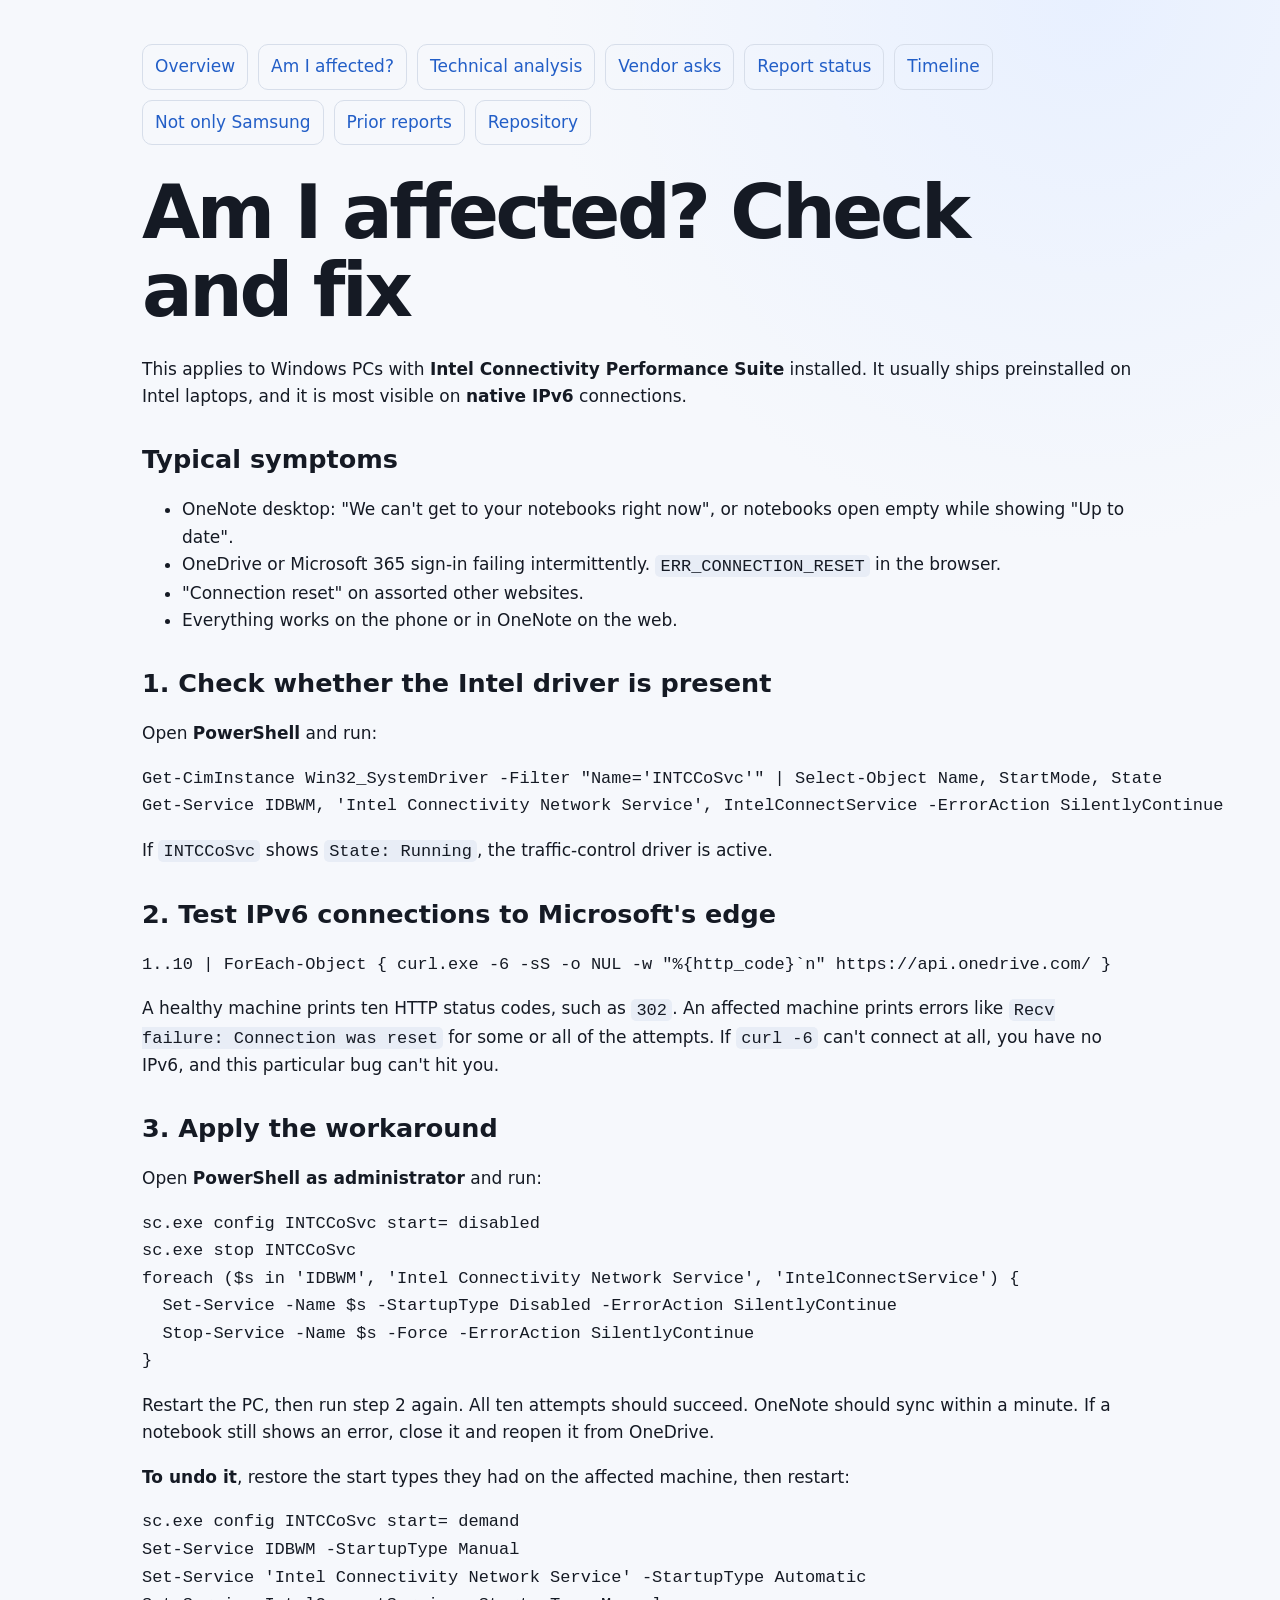
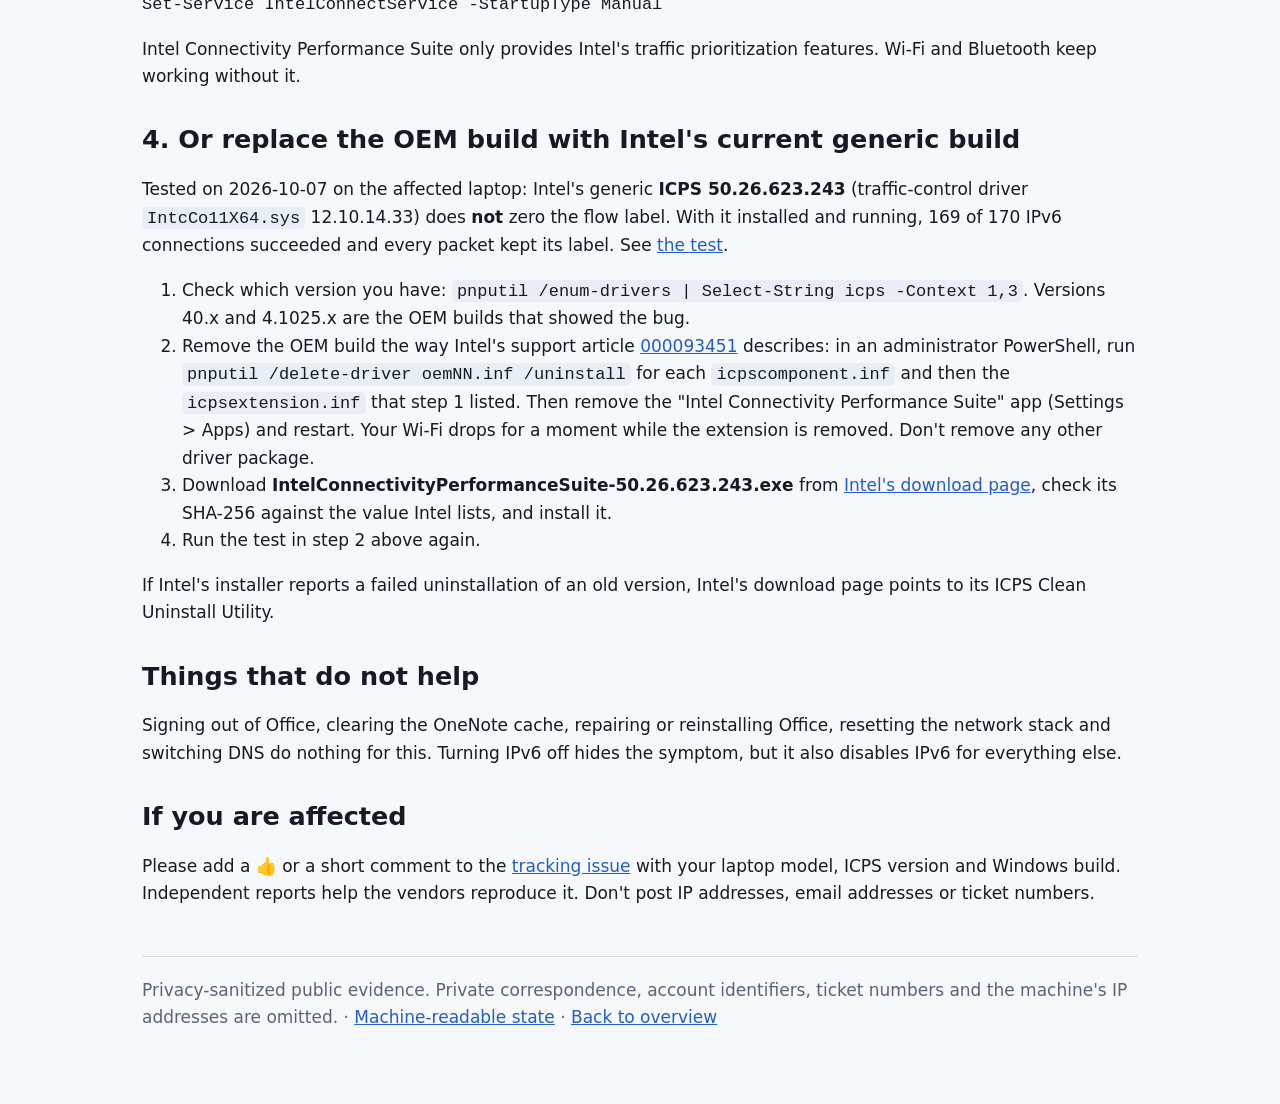
<file: workaround.html>
<!doctype html>
<html lang="en">
<head>
  <meta charset="utf-8">
  <meta name="viewport" content="width=device-width,initial-scale=1">
  <title>Am I affected? Check and fix · Intel ICPS IPv6 flow-label incident</title>
  <meta name="description" content="How to tell whether Intel Connectivity Performance Suite is resetting your IPv6 connections, how to disable it, and how to undo it.">
  <meta name="robots" content="index, follow">
  <link rel="canonical" href="https://coolak.github.io/intel-icps-ipv6-flow-label-incident/workaround.html">
  <meta property="og:type" content="article">
  <meta property="og:site_name" content="Intel ICPS IPv6 flow-label incident">
  <meta property="og:title" content="Am I affected? Check and fix">
  <meta property="og:description" content="How to tell whether Intel Connectivity Performance Suite is resetting your IPv6 connections, how to disable it, and how to undo it.">
  <meta property="og:url" content="https://coolak.github.io/intel-icps-ipv6-flow-label-incident/workaround.html">
  <link rel="stylesheet" href="site.css">
</head>
<body><main>
<nav class="nav">
  <a href="./">Overview</a>
  <a href="workaround.html">Am I affected?</a>
  <a href="technical-analysis.html">Technical analysis</a>
  <a href="owner-action.html">Vendor asks</a>
  <a href="vendor-reports.html">Report status</a>
  <a href="timeline.html">Timeline</a>
  <a href="affected-oems.html">Not only Samsung</a>
  <a href="prior-reports.html">Prior reports</a>
  <a href="https://github.com/COOLak/intel-icps-ipv6-flow-label-incident">Repository</a>
</nav>
<div class="markdown-heading"><h1 class="heading-element">Am I affected? Check and fix</h1><a id="user-content-am-i-affected-check-and-fix" class="anchor" aria-label="Permalink: Am I affected? Check and fix" href="#am-i-affected-check-and-fix"><span aria-hidden="true" class="octicon octicon-link"></span></a></div>
<p>This applies to Windows PCs with <strong>Intel Connectivity Performance Suite</strong> installed. It usually ships preinstalled on Intel laptops, and it is most visible on <strong>native IPv6</strong> connections.</p>
<div class="markdown-heading"><h2 class="heading-element">Typical symptoms</h2><a id="user-content-typical-symptoms" class="anchor" aria-label="Permalink: Typical symptoms" href="#typical-symptoms"><span aria-hidden="true" class="octicon octicon-link"></span></a></div>
<ul>
<li>OneNote desktop: "We can't get to your notebooks right now", or notebooks open empty while showing "Up to date".</li>
<li>OneDrive or Microsoft 365 sign-in failing intermittently. <code>ERR_CONNECTION_RESET</code> in the browser.</li>
<li>"Connection reset" on assorted other websites.</li>
<li>Everything works on the phone or in OneNote on the web.</li>
</ul>
<div class="markdown-heading"><h2 class="heading-element">1. Check whether the Intel driver is present</h2><a id="user-content-1-check-whether-the-intel-driver-is-present" class="anchor" aria-label="Permalink: 1. Check whether the Intel driver is present" href="#1-check-whether-the-intel-driver-is-present"><span aria-hidden="true" class="octicon octicon-link"></span></a></div>
<p>Open <strong>PowerShell</strong> and run:</p>
<div class="highlight highlight-source-powershell"><pre><span class="pl-c1">Get-CimInstance</span> Win32_SystemDriver <span class="pl-k">-</span>Filter <span class="pl-s"><span class="pl-pds">"</span>Name='INTCCoSvc'<span class="pl-pds">"</span></span> <span class="pl-k">|</span> <span class="pl-c1">Select-Object</span> Name<span class="pl-k">,</span> StartMode<span class="pl-k">,</span> State
<span class="pl-c1">Get-Service</span> IDBWM<span class="pl-k">,</span> <span class="pl-s"><span class="pl-pds">'</span>Intel Connectivity Network Service<span class="pl-pds">'</span></span><span class="pl-k">,</span> IntelConnectService <span class="pl-k">-</span>ErrorAction SilentlyContinue</pre></div>
<p>If <code>INTCCoSvc</code> shows <code>State: Running</code>, the traffic-control driver is active.</p>
<div class="markdown-heading"><h2 class="heading-element">2. Test IPv6 connections to Microsoft's edge</h2><a id="user-content-2-test-ipv6-connections-to-microsofts-edge" class="anchor" aria-label="Permalink: 2. Test IPv6 connections to Microsoft's edge" href="#2-test-ipv6-connections-to-microsofts-edge"><span aria-hidden="true" class="octicon octicon-link"></span></a></div>
<div class="highlight highlight-source-powershell"><pre><span class="pl-c1">1</span><span class="pl-k">..</span><span class="pl-c1">10</span> <span class="pl-k">|</span> <span class="pl-c1">ForEach-Object</span> { <span class="pl-c1">curl.exe</span> <span class="pl-c1">-6</span> <span class="pl-k">-</span>sS <span class="pl-k">-</span>o NUL <span class="pl-k">-</span>w <span class="pl-s"><span class="pl-pds">"</span>%{http_code}<span class="pl-cce">`n</span><span class="pl-pds">"</span></span> https:<span class="pl-k">//</span><span class="pl-c1">api.onedrive.com</span><span class="pl-k">/</span> }</pre></div>
<p>A healthy machine prints ten HTTP status codes, such as <code>302</code>. An affected machine prints errors like <code>Recv failure: Connection was reset</code> for some or all of the attempts. If <code>curl -6</code> can't connect at all, you have no IPv6, and this particular bug can't hit you.</p>
<div class="markdown-heading"><h2 class="heading-element">3. Apply the workaround</h2><a id="user-content-3-apply-the-workaround" class="anchor" aria-label="Permalink: 3. Apply the workaround" href="#3-apply-the-workaround"><span aria-hidden="true" class="octicon octicon-link"></span></a></div>
<p>Open <strong>PowerShell as administrator</strong> and run:</p>
<div class="highlight highlight-source-powershell"><pre><span class="pl-c1">sc.exe</span> config INTCCoSvc start<span class="pl-k">=</span> disabled
<span class="pl-c1">sc.exe</span> stop INTCCoSvc
<span class="pl-k">foreach</span> (<span class="pl-smi">$s</span> <span class="pl-k">in</span> <span class="pl-s"><span class="pl-pds">'</span>IDBWM<span class="pl-pds">'</span></span><span class="pl-k">,</span> <span class="pl-s"><span class="pl-pds">'</span>Intel Connectivity Network Service<span class="pl-pds">'</span></span><span class="pl-k">,</span> <span class="pl-s"><span class="pl-pds">'</span>IntelConnectService<span class="pl-pds">'</span></span>) {
  <span class="pl-c1">Set-Service</span> <span class="pl-k">-</span>Name <span class="pl-smi">$s</span> <span class="pl-k">-</span>StartupType Disabled <span class="pl-k">-</span>ErrorAction SilentlyContinue
  <span class="pl-c1">Stop-Service</span> <span class="pl-k">-</span>Name <span class="pl-smi">$s</span> <span class="pl-k">-</span>Force <span class="pl-k">-</span>ErrorAction SilentlyContinue
}</pre></div>
<p>Restart the PC, then run step 2 again. All ten attempts should succeed. OneNote should sync within a minute. If a notebook still shows an error, close it and reopen it from OneDrive.</p>
<p><strong>To undo it</strong>, restore the start types they had on the affected machine, then restart:</p>
<div class="highlight highlight-source-powershell"><pre><span class="pl-c1">sc.exe</span> config INTCCoSvc start<span class="pl-k">=</span> demand
<span class="pl-c1">Set-Service</span> IDBWM <span class="pl-k">-</span>StartupType Manual
<span class="pl-c1">Set-Service</span> <span class="pl-s"><span class="pl-pds">'</span>Intel Connectivity Network Service<span class="pl-pds">'</span></span> <span class="pl-k">-</span>StartupType Automatic
<span class="pl-c1">Set-Service</span> IntelConnectService <span class="pl-k">-</span>StartupType Manual</pre></div>
<p>Intel Connectivity Performance Suite only provides Intel's traffic prioritization features. Wi-Fi and Bluetooth keep working without it.</p>
<div class="markdown-heading"><h2 class="heading-element">4. Or replace the OEM build with Intel's current generic build</h2><a id="user-content-4-or-replace-the-oem-build-with-intels-current-generic-build" class="anchor" aria-label="Permalink: 4. Or replace the OEM build with Intel's current generic build" href="#4-or-replace-the-oem-build-with-intels-current-generic-build"><span aria-hidden="true" class="octicon octicon-link"></span></a></div>
<p>Tested on 2026-10-07 on the affected laptop: Intel's generic <strong>ICPS 50.26.623.243</strong> (traffic-control driver <code>IntcCo11X64.sys</code> 12.10.14.33) does <strong>not</strong> zero the flow label. With it installed and running, 169 of 170 IPv6 connections succeeded and every packet kept its label. See <a href="technical-analysis.html#october-7-reproduced-again-and-intels-generic-build-does-not-have-the-bug">the test</a>.</p>
<ol>
<li>Check which version you have: <code>pnputil /enum-drivers | Select-String icps -Context 1,3</code>. Versions 40.x and 4.1025.x are the OEM builds that showed the bug.</li>
<li>Remove the OEM build the way Intel's support article <a href="https://www.intel.com/content/www/us/en/support/articles/000093451/wireless/wireless-software.html" rel="nofollow">000093451</a> describes: in an administrator PowerShell, run <code>pnputil /delete-driver oemNN.inf /uninstall</code> for each <code>icpscomponent.inf</code> and then the <code>icpsextension.inf</code> that step 1 listed. Then remove the "Intel Connectivity Performance Suite" app (Settings &gt; Apps) and restart. Your Wi-Fi drops for a moment while the extension is removed. Don't remove any other driver package.</li>
<li>Download <strong>IntelConnectivityPerformanceSuite-50.26.623.243.exe</strong> from <a href="https://www.intel.com/content/www/us/en/download/738623/intel-connectivity-performance-suite-icps-for-intel-wireless-products-and-intel-connectivity-manager-icm.html" rel="nofollow">Intel's download page</a>, check its SHA-256 against the value Intel lists, and install it.</li>
<li>Run the test in step 2 above again.</li>
</ol>
<p>If Intel's installer reports a failed uninstallation of an old version, Intel's download page points to its ICPS Clean Uninstall Utility.</p>
<div class="markdown-heading"><h2 class="heading-element">Things that do not help</h2><a id="user-content-things-that-do-not-help" class="anchor" aria-label="Permalink: Things that do not help" href="#things-that-do-not-help"><span aria-hidden="true" class="octicon octicon-link"></span></a></div>
<p>Signing out of Office, clearing the OneNote cache, repairing or reinstalling Office, resetting the network stack and switching DNS do nothing for this. Turning IPv6 off hides the symptom, but it also disables IPv6 for everything else.</p>
<div class="markdown-heading"><h2 class="heading-element">If you are affected</h2><a id="user-content-if-you-are-affected" class="anchor" aria-label="Permalink: If you are affected" href="#if-you-are-affected"><span aria-hidden="true" class="octicon octicon-link"></span></a></div>
<p>Please add a 👍 or a short comment to the <a href="https://github.com/COOLak/intel-icps-ipv6-flow-label-incident/issues/1">tracking issue</a> with your laptop model, ICPS version and Windows build. Independent reports help the vendors reproduce it. Don't post IP addresses, email addresses or ticket numbers.</p>
<footer>Privacy-sanitized public evidence. Private correspondence, account identifiers, ticket numbers and the machine's IP addresses are omitted. · <a href="incident-state.json">Machine-readable state</a> · <a href="./">Back to overview</a></footer>
</main></body>
</html>
</file>
<file: site.css>
:root{color-scheme:light dark;--bg:#090c12;--panel:#141a24;--panel2:#0f141d;--text:#f5f7fb;--muted:#aeb9ca;--line:#2d3748;--accent:#8bb7ff;--bad:#ff8f8f;--good:#79e2ad;--warn:#ffd27a}
*{box-sizing:border-box}
html{scroll-behavior:smooth}
body{margin:0;background:radial-gradient(circle at 85% 0,#17233a 0,transparent 34rem),var(--bg);color:var(--text);font:17px/1.62 system-ui,-apple-system,"Segoe UI",sans-serif}
main{max-width:1040px;margin:auto;padding:44px 22px 80px}
a{color:var(--accent)}
h1{font-size:clamp(2.2rem,6vw,4.7rem);line-height:1.04;margin:.22em 0 .35em;letter-spacing:-.045em}
h2{margin-top:2.1rem;line-height:1.2}
h3{margin-bottom:.35rem}
.kicker{color:var(--bad);font-weight:850;letter-spacing:.13em;text-transform:uppercase}
.lede{font-size:1.24rem;color:var(--muted);max-width:850px}
.status,.pill{display:inline-block;padding:.34rem .72rem;border:1px solid var(--bad);border-radius:999px;color:var(--bad);font-weight:760}
.pill{border-color:var(--line);color:var(--muted);margin:.2rem}
.grid{display:grid;grid-template-columns:repeat(auto-fit,minmax(250px,1fr));gap:16px;margin:28px 0}
.card,.panel{background:linear-gradient(180deg,var(--panel),var(--panel2));border:1px solid var(--line);border-radius:17px;padding:21px}
.card h2,.card h3{margin-top:0;font-size:1.08rem}
.metric{font-size:2rem;font-weight:850;line-height:1.1}
.muted{color:var(--muted)}
.warning{border-left:4px solid var(--warn)}
.proof{border-left:4px solid var(--good)}
img{display:block;max-width:100%;border-radius:14px;border:1px solid var(--line);margin:24px 0}
table{width:100%;border-collapse:collapse;display:block;overflow-x:auto}
th,td{text-align:left;vertical-align:top;border-bottom:1px solid var(--line);padding:12px 10px;min-width:150px}
th{color:var(--muted)}
.links,.nav{display:flex;flex-wrap:wrap;gap:10px}
.links a,.nav a{border:1px solid var(--line);border-radius:10px;padding:8px 12px;text-decoration:none;background:rgba(255,255,255,.02)}
.nav{margin-bottom:28px}
.timeline{border-left:2px solid var(--line);padding-left:22px}
.timeline article{position:relative;margin:0 0 24px}
.timeline article:before{content:"";position:absolute;left:-29px;top:.45rem;width:12px;height:12px;border-radius:50%;background:var(--accent)}
code{background:#20283a;padding:.1em .3em;border-radius:5px}
footer{margin-top:48px;padding-top:20px;border-top:1px solid var(--line);color:var(--muted)}
@media(prefers-color-scheme:light){:root{--bg:#f6f8fc;--panel:#fff;--panel2:#f8faff;--text:#151a24;--muted:#586477;--line:#d7deea;--accent:#225ec7;--bad:#a31919;--good:#087743;--warn:#8a5a00}body{background:radial-gradient(circle at 85% 0,#e8f0ff 0,transparent 34rem),var(--bg)}code{background:#e8edf6}}
</file>
